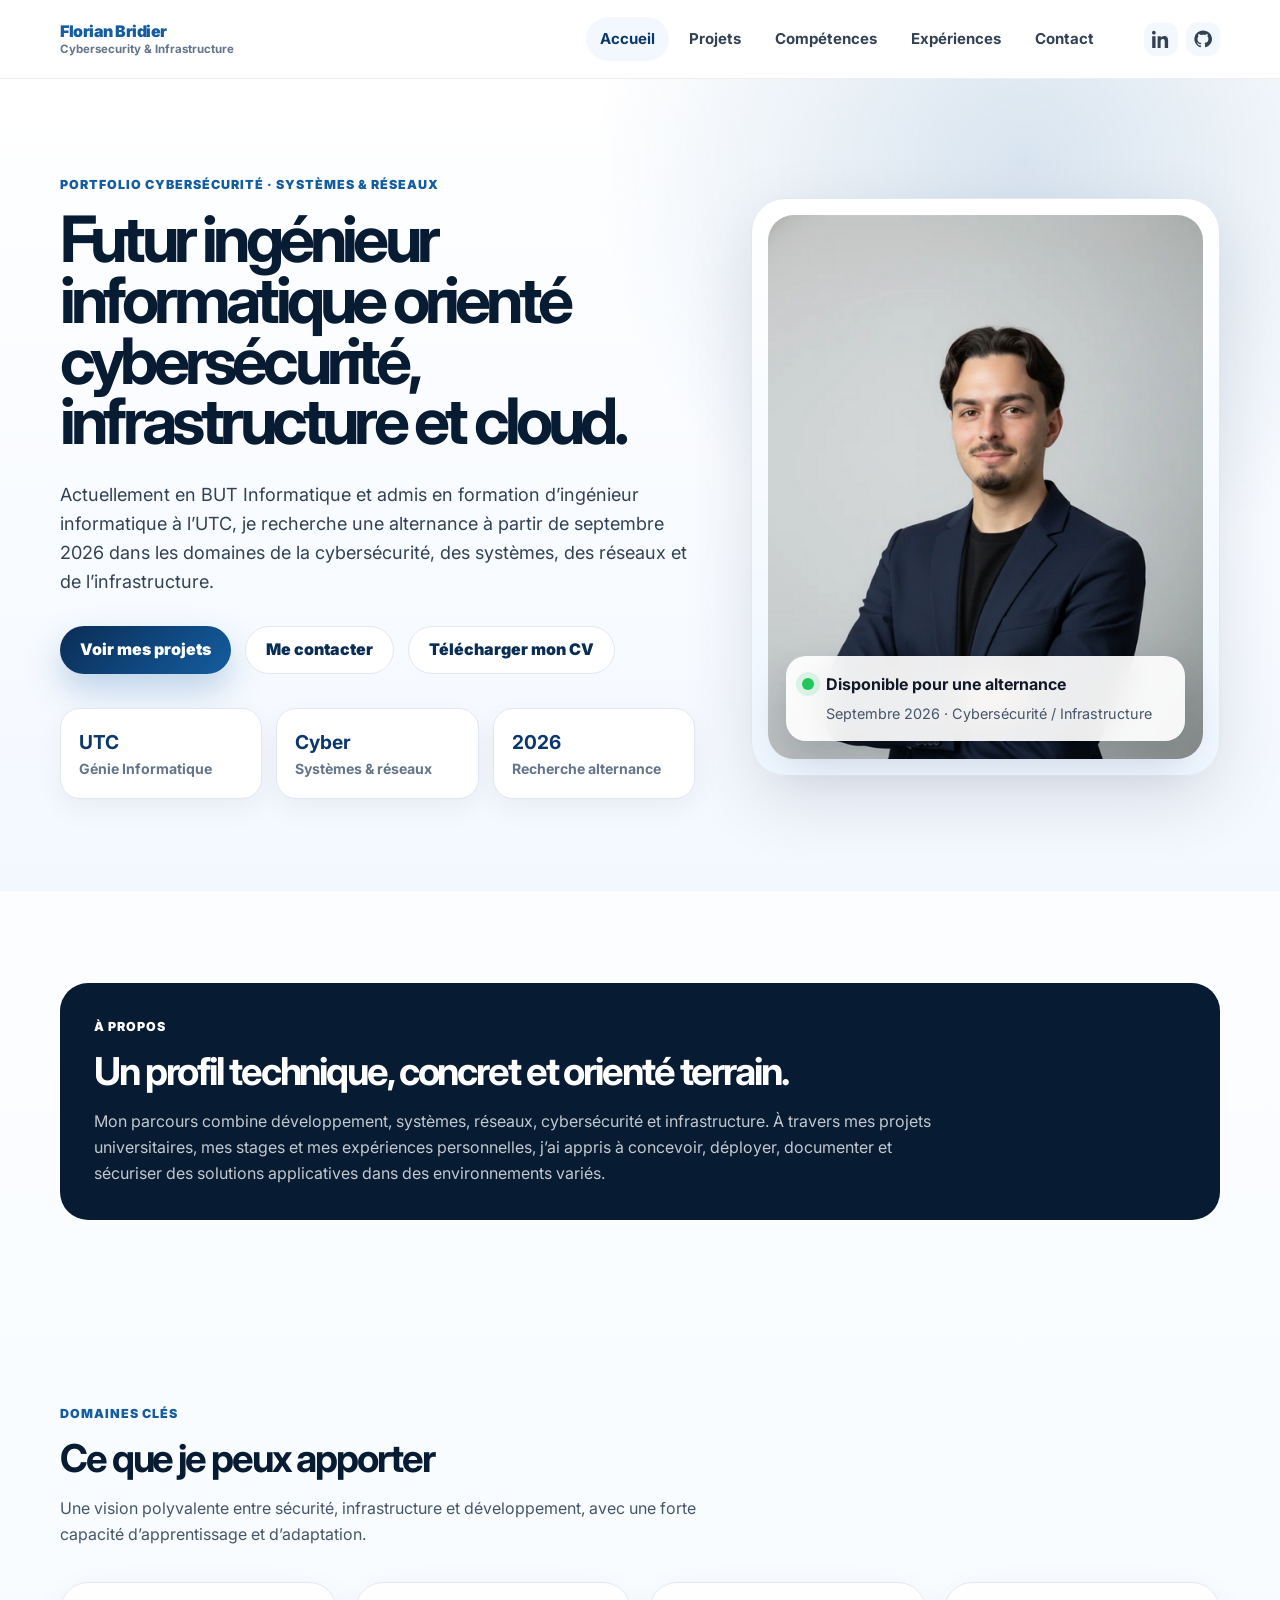
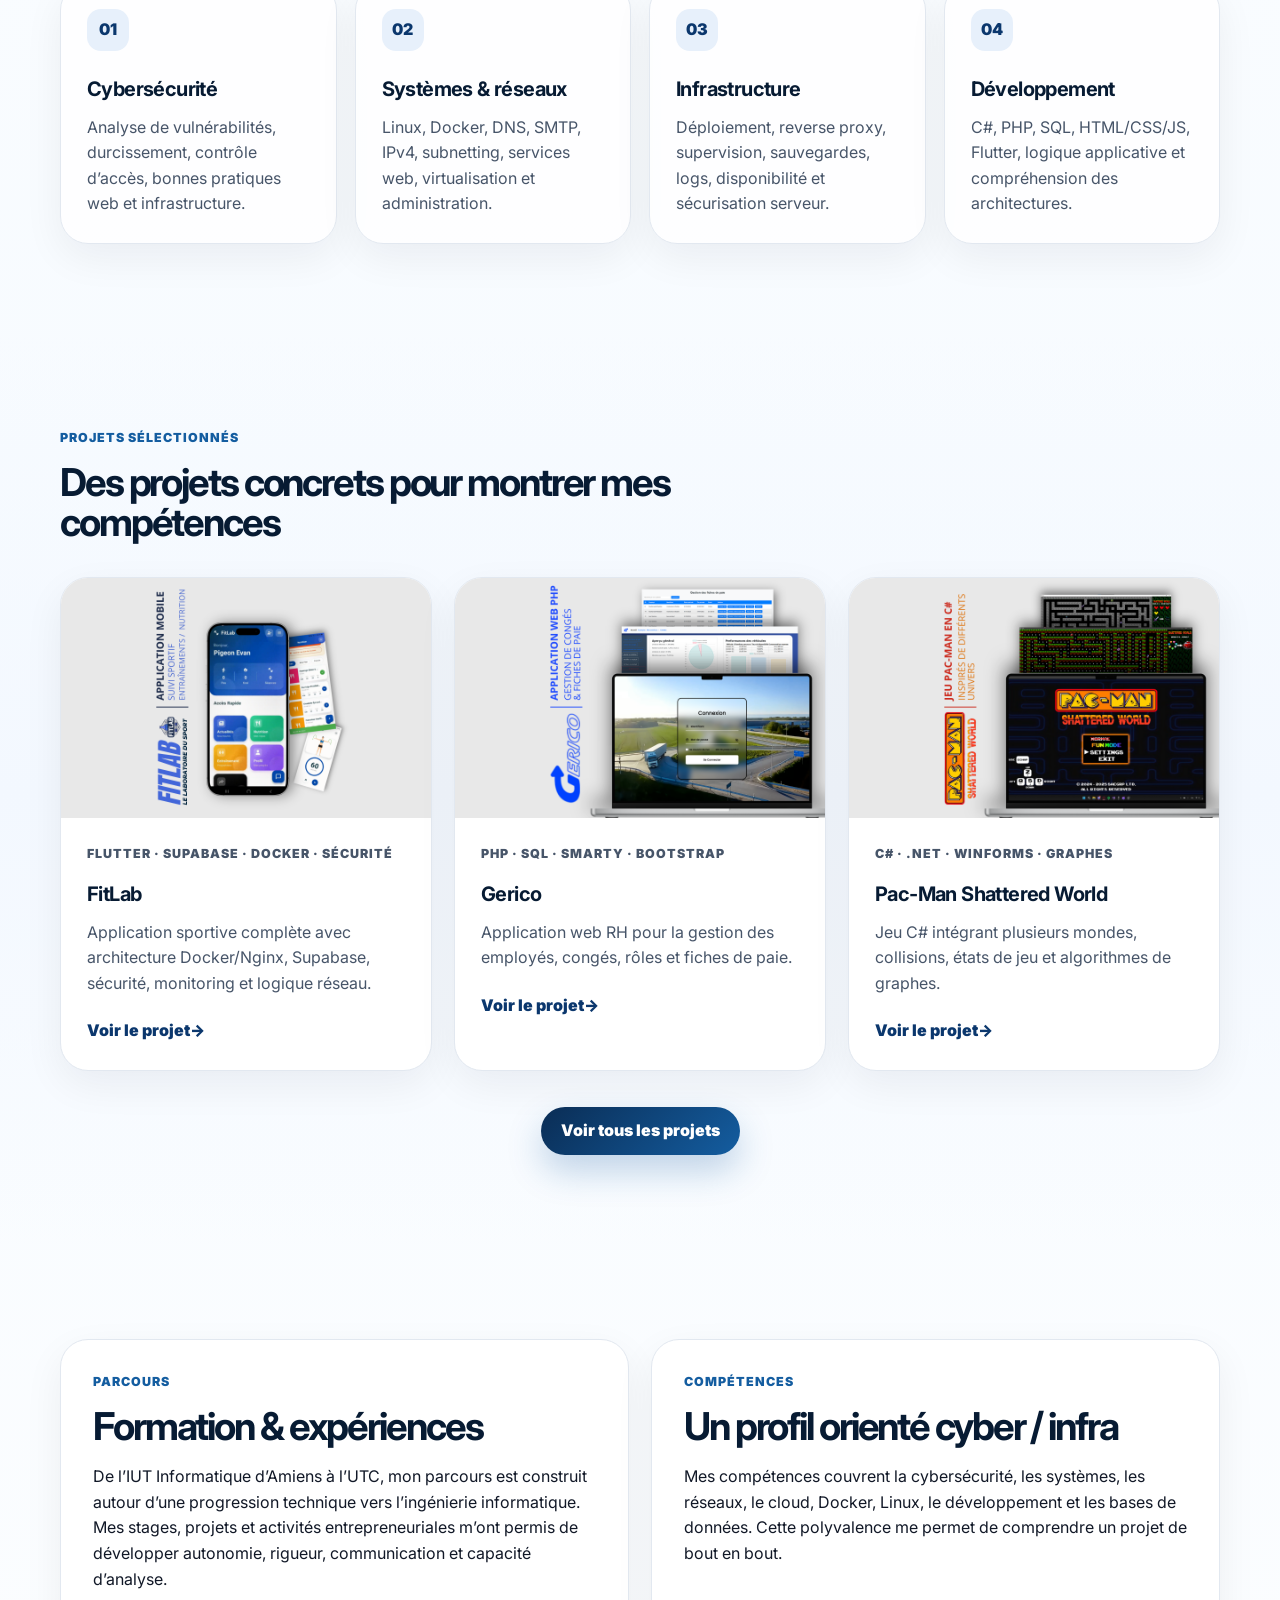
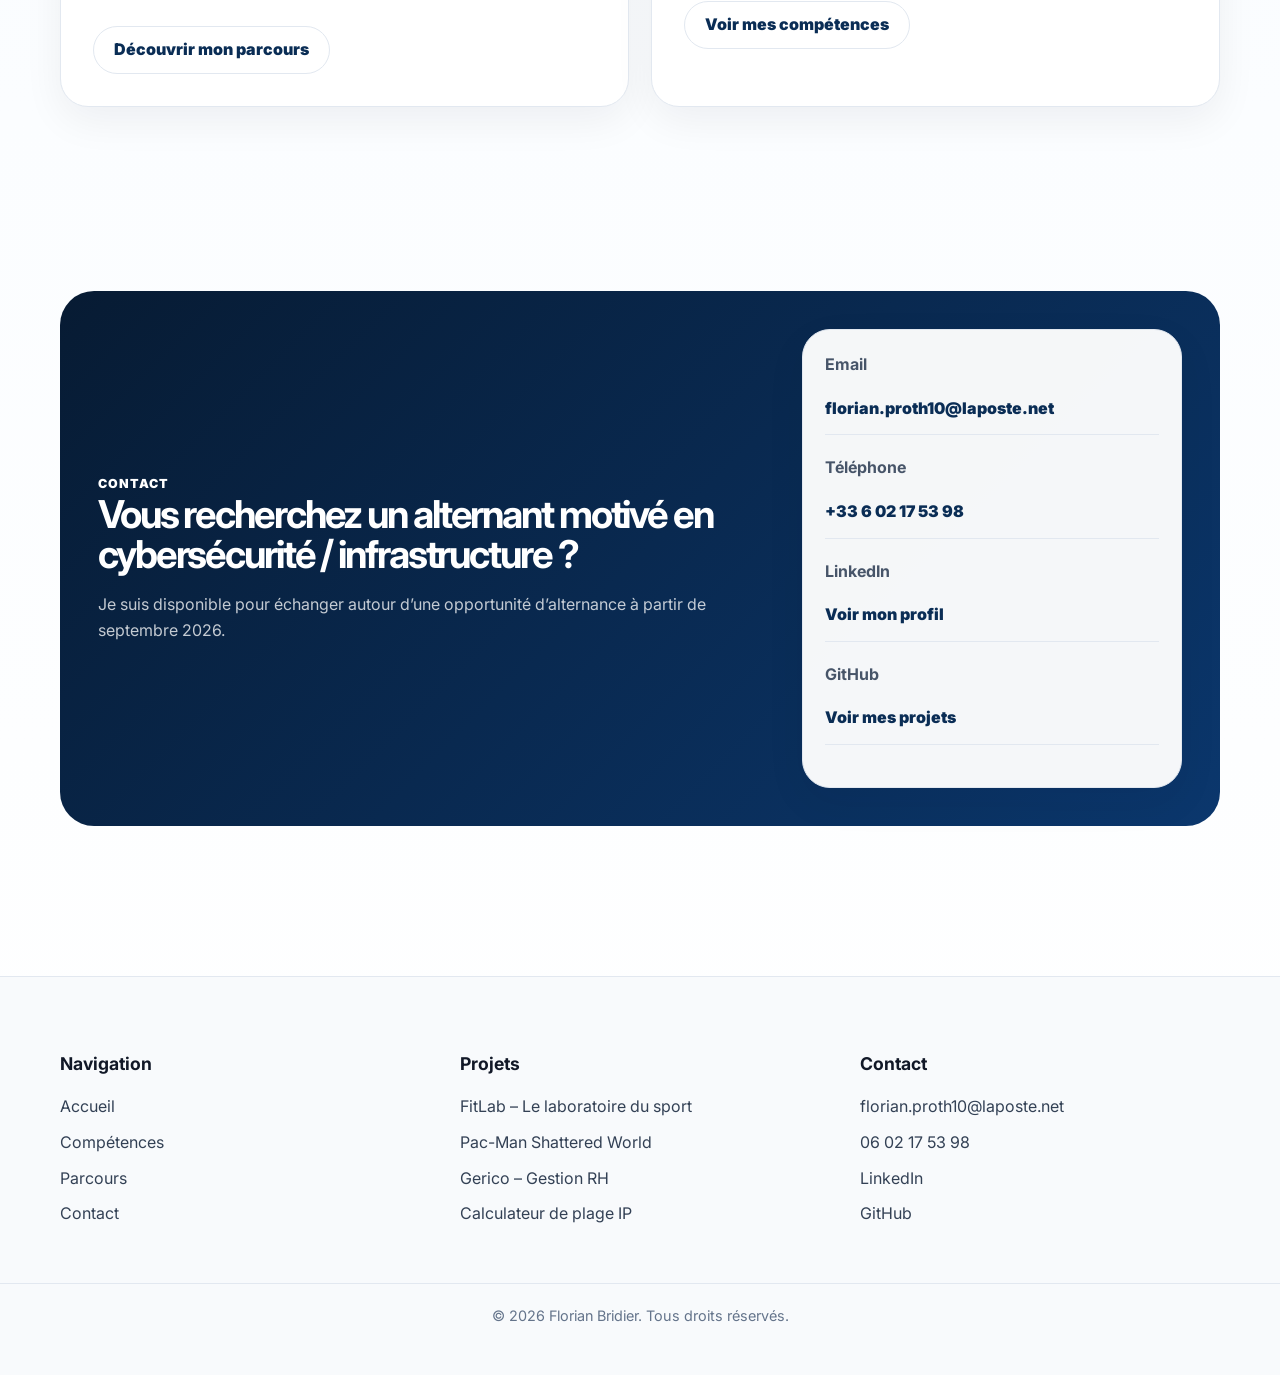
<file: index.html>
<!DOCTYPE html>
<html lang="fr">
<head>
  <meta charset="UTF-8" />
  <meta name="viewport" content="width=device-width, initial-scale=1.0" />
  <meta name="description" content="Portfolio de Florian Bridier, futur ingénieur informatique orienté cybersécurité, systèmes, réseaux, infrastructure et cloud." />

  <title>Florian Bridier | Portfolio Cybersécurité</title>

  <link rel="preconnect" href="https://fonts.googleapis.com" />
  <link rel="preconnect" href="https://fonts.gstatic.com" crossorigin />
  <link href="https://fonts.googleapis.com/css2?family=Inter:wght@400;500;600;700;800;900&display=swap" rel="stylesheet" />

  <link rel="stylesheet" href="css/styles.css" />
</head>

<body>

<header class="site-header" id="top">
  <nav class="navbar">

    <a class="brand" href="index.html" aria-label="Accueil">
      <div class="brand-text">
        <span class="brand-name">Florian Bridier</span>
        <span class="brand-sub">Cybersecurity & Infrastructure</span>
      </div>
    </a>

    <button class="nav-toggle" type="button" aria-expanded="false" aria-controls="nav-menu">
      <i></i><i></i><i></i>
    </button>

    <ul class="nav-menu" id="nav-menu">
      <li><a href="index.html" class="active">Accueil</a></li>
      <li><a href="projets.html">Projets</a></li>
      <li><a href="competences.html">Compétences</a></li>
      <li><a href="parcours.html">Expériences</a></li>
      <li><a href="contact.html">Contact</a></li>
    </ul>

    <div class="nav-socials">
      <a href="https://www.linkedin.com/in/florian-bridier-aa515a275/" target="_blank" rel="noopener" aria-label="LinkedIn">
        <svg viewBox="0 0 24 24" aria-hidden="true">
          <path d="M4.98 3.5C4.98 4.88 3.87 6 2.49 6S0 4.88 0 3.5 1.11 1 2.49 1s2.49 1.12 2.49 2.5zM.24 8.25h4.5V24H.24V8.25zM7.5 8.25h4.31v2.15h.06c.6-1.14 2.06-2.34 4.24-2.34 4.53 0 5.37 2.98 5.37 6.85V24h-4.5v-7.68c0-1.83-.03-4.18-2.55-4.18-2.55 0-2.94 1.99-2.94 4.05V24H7.5V8.25z"/>
        </svg>
      </a>

      <a href="https://github.com/FlorianBridier" target="_blank" rel="noopener" aria-label="GitHub">
        <svg viewBox="0 0 24 24" aria-hidden="true">
          <path d="M12 .5C5.65.5.5 5.65.5 12c0 5.09 3.29 9.41 7.86 10.94.57.1.78-.25.78-.56v-2.02c-3.2.7-3.87-1.38-3.87-1.38-.52-1.32-1.27-1.67-1.27-1.67-1.04-.71.08-.7.08-.7 1.15.08 1.76 1.18 1.76 1.18 1.02 1.75 2.67 1.25 3.32.96.1-.74.4-1.25.73-1.53-2.55-.29-5.23-1.27-5.23-5.64 0-1.25.45-2.27 1.18-3.07-.12-.29-.51-1.47.11-3.06 0 0 .96-.31 3.14 1.17.91-.25 1.88-.37 2.84-.37.96 0 1.93.12 2.84.37 2.18-1.48 3.14-1.17 3.14-1.17.62 1.59.23 2.77.11 3.06.73.8 1.18 1.82 1.18 3.07 0 4.38-2.68 5.35-5.24 5.64.41.35.78 1.04.78 2.1v3.12c0 .31.21.66.79.55C20.71 21.41 24 17.09 24 12 24 5.65 18.85.5 12 .5z"/>
        </svg>
      </a>
    </div>

  </nav>
</header>

<main>

  <section class="home-hero section">
    <div class="container home-hero-grid">

      <div class="home-hero-content reveal">
        <p class="eyebrow">Portfolio cybersécurité · systèmes & réseaux</p>

        <h1>Futur ingénieur informatique orienté cybersécurité, infrastructure et cloud.</h1>

        <p class="hero-text">
          Actuellement en BUT Informatique et admis en formation d’ingénieur informatique à l’UTC,
          je recherche une alternance à partir de septembre 2026 dans les domaines de la cybersécurité,
          des systèmes, des réseaux et de l’infrastructure.
        </p>

        <div class="hero-actions">
          <a href="projets.html" class="btn btn-primary">Voir mes projets</a>
          <a href="contact.html" class="btn btn-secondary">Me contacter</a>
          <a href="assets/cv.pdf" class="btn btn-secondary" download>Télécharger mon CV</a>
        </div>

        <div class="hero-stats">
          <article>
            <strong>UTC</strong>
            <span>Génie Informatique</span>
          </article>
          <article>
            <strong>Cyber</strong>
            <span>Systèmes & réseaux</span>
          </article>
          <article>
            <strong>2026</strong>
            <span>Recherche alternance</span>
          </article>
        </div>
      </div>

      <div class="home-profile-card reveal">
        <div class="home-photo">
          <img src="assets/img/profile.png" alt="Photo de Florian Bridier">
        </div>

        <div class="home-profile-info">
          <span></span>
          <div>
            <strong>Disponible pour une alternance</strong>
            <p>Septembre 2026 · Cybersécurité / Infrastructure</p>
          </div>
        </div>
      </div>

    </div>
  </section>

  <section class="section home-intro">
    <div class="container">
      <div class="intro-panel reveal">
        <p class="section-kicker">À propos</p>
        <h2>Un profil technique, concret et orienté terrain.</h2>
        <p>
          Mon parcours combine développement, systèmes, réseaux, cybersécurité et infrastructure.
          À travers mes projets universitaires, mes stages et mes expériences personnelles, j’ai appris à concevoir,
          déployer, documenter et sécuriser des solutions applicatives dans des environnements variés.
        </p>
      </div>
    </div>
  </section>

  <section class="section">
    <div class="container">
      <div class="section-heading reveal">
        <p class="eyebrow">Domaines clés</p>
        <h2>Ce que je peux apporter</h2>
        <p>
          Une vision polyvalente entre sécurité, infrastructure et développement, avec une forte capacité
          d’apprentissage et d’adaptation.
        </p>
      </div>

      <div class="home-skills-grid">
        <article class="skill-card reveal">
          <span>01</span>
          <h3>Cybersécurité</h3>
          <p>Analyse de vulnérabilités, durcissement, contrôle d’accès, bonnes pratiques web et infrastructure.</p>
        </article>

        <article class="skill-card reveal">
          <span>02</span>
          <h3>Systèmes & réseaux</h3>
          <p>Linux, Docker, DNS, SMTP, IPv4, subnetting, services web, virtualisation et administration.</p>
        </article>

        <article class="skill-card reveal">
          <span>03</span>
          <h3>Infrastructure</h3>
          <p>Déploiement, reverse proxy, supervision, sauvegardes, logs, disponibilité et sécurisation serveur.</p>
        </article>

        <article class="skill-card reveal">
          <span>04</span>
          <h3>Développement</h3>
          <p>C#, PHP, SQL, HTML/CSS/JS, Flutter, logique applicative et compréhension des architectures.</p>
        </article>
      </div>
    </div>
  </section>

  <section class="section home-featured-projects">
    <div class="container">
      <div class="section-heading reveal">
        <p class="eyebrow">Projets sélectionnés</p>
        <h2>Des projets concrets pour montrer mes compétences</h2>
      </div>

      <div class="home-projects-grid">

        <article class="home-project-card reveal">
          <img src="assets/img/fitlab.png" alt="Projet FitLab">
          <div>
            <p class="project-tag">Flutter · Supabase · Docker · Sécurité</p>
            <h3>FitLab</h3>
            <p>Application sportive complète avec architecture Docker/Nginx, Supabase, sécurité, monitoring et logique réseau.</p>
            <a href="projet-fitlab.html" class="project-link">Voir le projet</a>
          </div>
        </article>

        <article class="home-project-card reveal">
          <img src="assets/img/gerico.png" alt="Projet Gerico">
          <div>
            <p class="project-tag">PHP · SQL · Smarty · Bootstrap</p>
            <h3>Gerico</h3>
            <p>Application web RH pour la gestion des employés, congés, rôles et fiches de paie.</p>
            <a href="projet-gerico.html" class="project-link">Voir le projet</a>
          </div>
        </article>

        <article class="home-project-card reveal">
          <img src="assets/img/pacman.png" alt="Projet Pac-Man">
          <div>
            <p class="project-tag">C# · .NET · WinForms · Graphes</p>
            <h3>Pac-Man Shattered World</h3>
            <p>Jeu C# intégrant plusieurs mondes, collisions, états de jeu et algorithmes de graphes.</p>
            <a href="projet-pacman.html" class="project-link">Voir le projet</a>
          </div>
        </article>

      </div>

      <div class="center-action reveal">
        <a href="projets.html" class="btn btn-primary">Voir tous les projets</a>
      </div>
    </div>
  </section>

  <section class="section home-path">
    <div class="container home-path-grid">
      <div class="detail-block reveal">
        <p class="section-kicker">Parcours</p>
        <h2>Formation & expériences</h2>
        <p>
          De l’IUT Informatique d’Amiens à l’UTC, mon parcours est construit autour d’une progression technique
          vers l’ingénierie informatique. Mes stages, projets et activités entrepreneuriales m’ont permis de développer
          autonomie, rigueur, communication et capacité d’analyse.
        </p>
        <a href="parcours.html" class="btn btn-secondary">Découvrir mon parcours</a>
      </div>

      <div class="detail-block reveal">
        <p class="section-kicker">Compétences</p>
        <h2>Un profil orienté cyber / infra</h2>
        <p>
          Mes compétences couvrent la cybersécurité, les systèmes, les réseaux, le cloud, Docker, Linux,
          le développement et les bases de données. Cette polyvalence me permet de comprendre un projet
          de bout en bout.
        </p>
        <a href="competences.html" class="btn btn-secondary">Voir mes compétences</a>
      </div>
    </div>
  </section>

  <section class="section contact-section">
    <div class="container">
      <div class="contact-grid reveal">
        <div>
          <p class="section-kicker">Contact</p>
          <h2>Vous recherchez un alternant motivé en cybersécurité / infrastructure ?</h2>
          <p>
            Je suis disponible pour échanger autour d’une opportunité d’alternance à partir de septembre 2026.
          </p>
        </div>

        <div class="contact-card">
          <div class="contact-item">
          <strong>Email</strong>
          <a href="mailto:florian.proth10@laposte.net">florian.proth10@laposte.net</a>
        </div>

        <div class="contact-item">
          <strong>Téléphone</strong>
          <a href="tel:+33602175398">+33 6 02 17 53 98</a>
        </div>

        <div class="contact-item">
          <strong>LinkedIn</strong>
          <a href="https://www.linkedin.com/in/florian-bridier-aa515a275/" target="_blank">Voir mon profil</a>
        </div>

        <div class="contact-item">
          <strong>GitHub</strong>
          <a href="https://github.com/FlorianBridier" target="_blank">Voir mes projets</a>
        </div>
        </div>
      </div>
    </div>
  </section>

</main>

<footer class="footer">
  <div class="container footer-grid">

    <!-- NAVIGATION -->
    <div class="footer-col">
      <h4>Navigation</h4>
      <ul>
        <li><a href="index.html">Accueil</a></li>
        <li><a href="competences.html">Compétences</a></li>
        <li><a href="parcours.html">Parcours</a></li>
        <li><a href="contact.html">Contact</a></li>
      </ul>
    </div>

    <!-- PROJETS -->
    <div class="footer-col">
      <h4>Projets</h4>
      <ul>
        <li><a href="projet-fitlab.html">FitLab – Le laboratoire du sport</a></li>
        <li><a href="projet-pacman.html">Pac-Man Shattered World</a></li>
        <li><a href="projet-gerico.html">Gerico – Gestion RH</a></li>
        <li><a href="projet-calculateur-reseau.html">Calculateur de plage IP</a></li>
      </ul>
    </div>

    <!-- CONTACT -->
    <div class="footer-col">
      <h4>Contact</h4>
      <ul>
        <li><a href="mailto:florian.proth10@laposte.net">florian.proth10@laposte.net</a></li>
        <li><a href="tel:+33602175398">06 02 17 53 98</a></li>
        <li><a href="https://www.linkedin.com/in/florian-bridier-aa515a275/">LinkedIn</a></li>
        <li><a href="https://github.com/FlorianBridier">GitHub</a></li>
      </ul>
    </div>

  </div>

  <!-- BAS -->
  <div class="footer-bottom">
    <p>© <span id="year"></span> Florian Bridier. Tous droits réservés.</p>
  </div>
</footer>

<script src="js/script.js"></script>
</body>
</html>
</file>
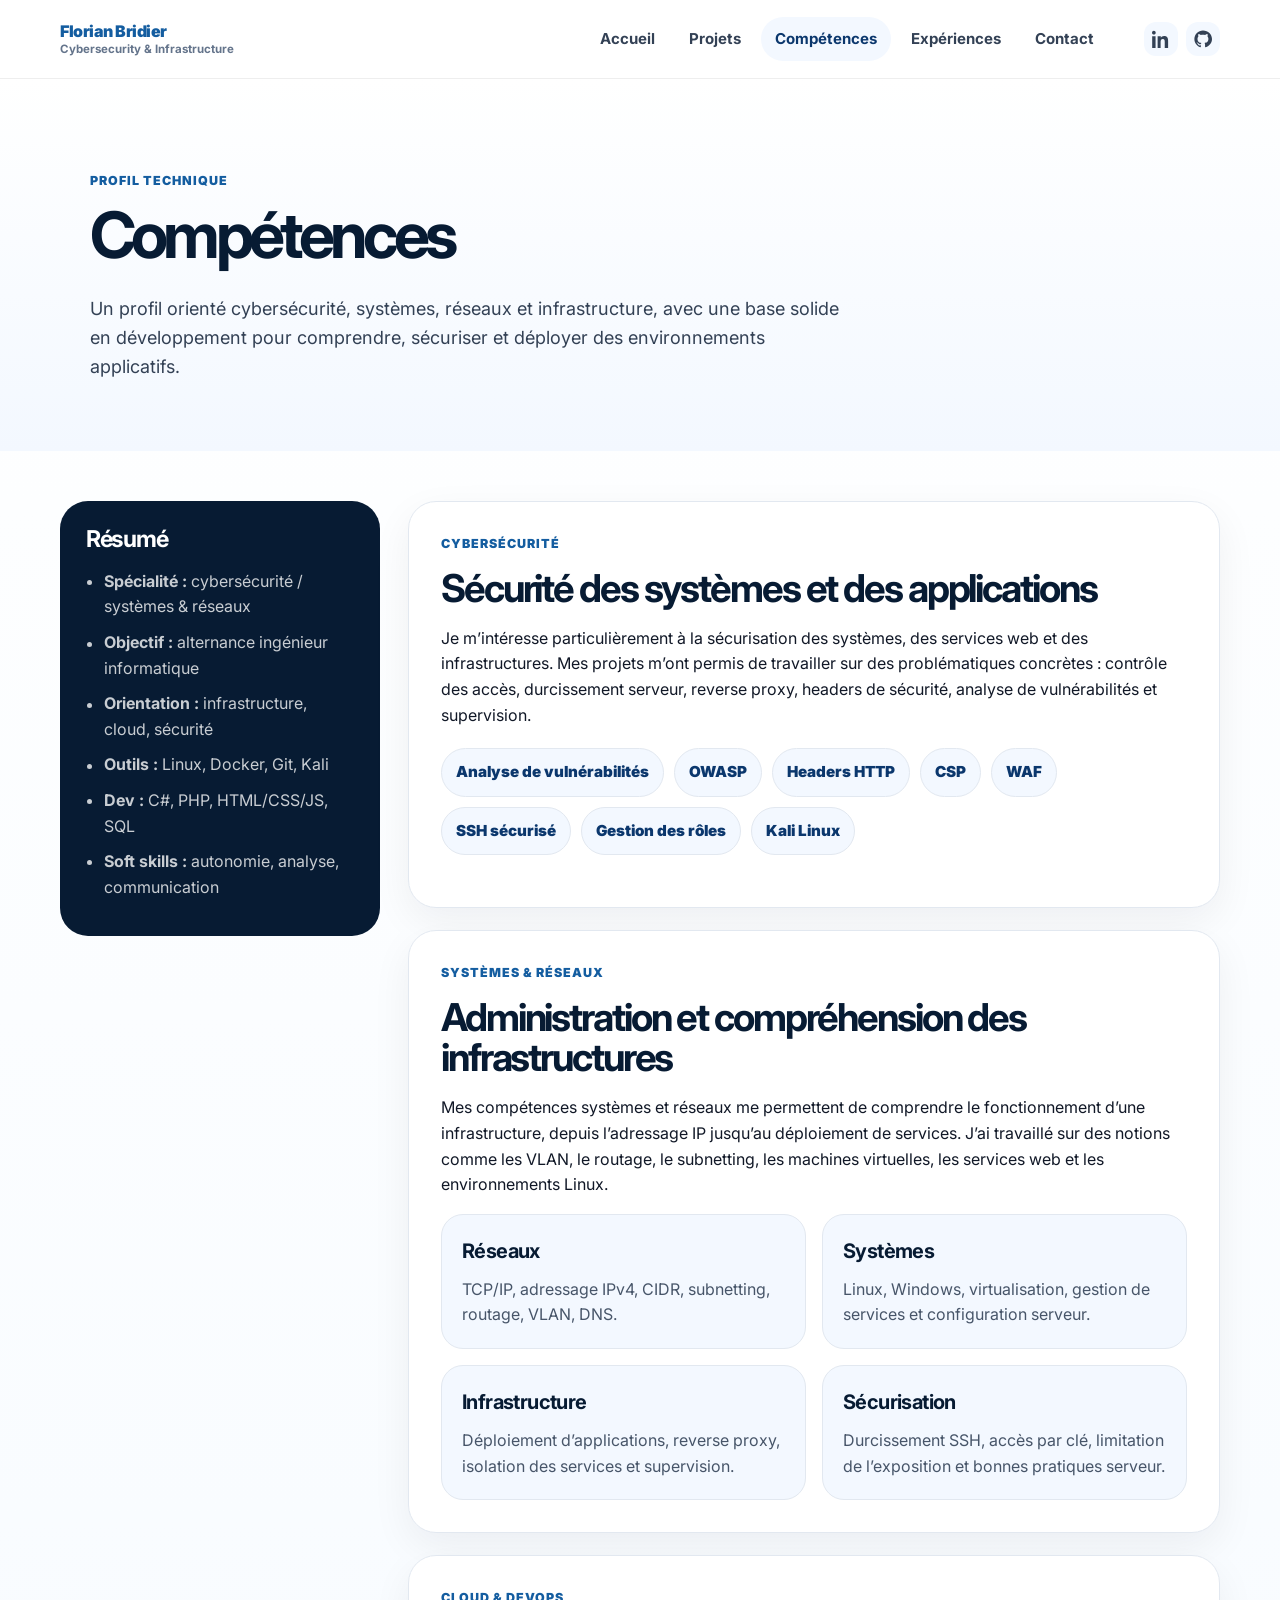
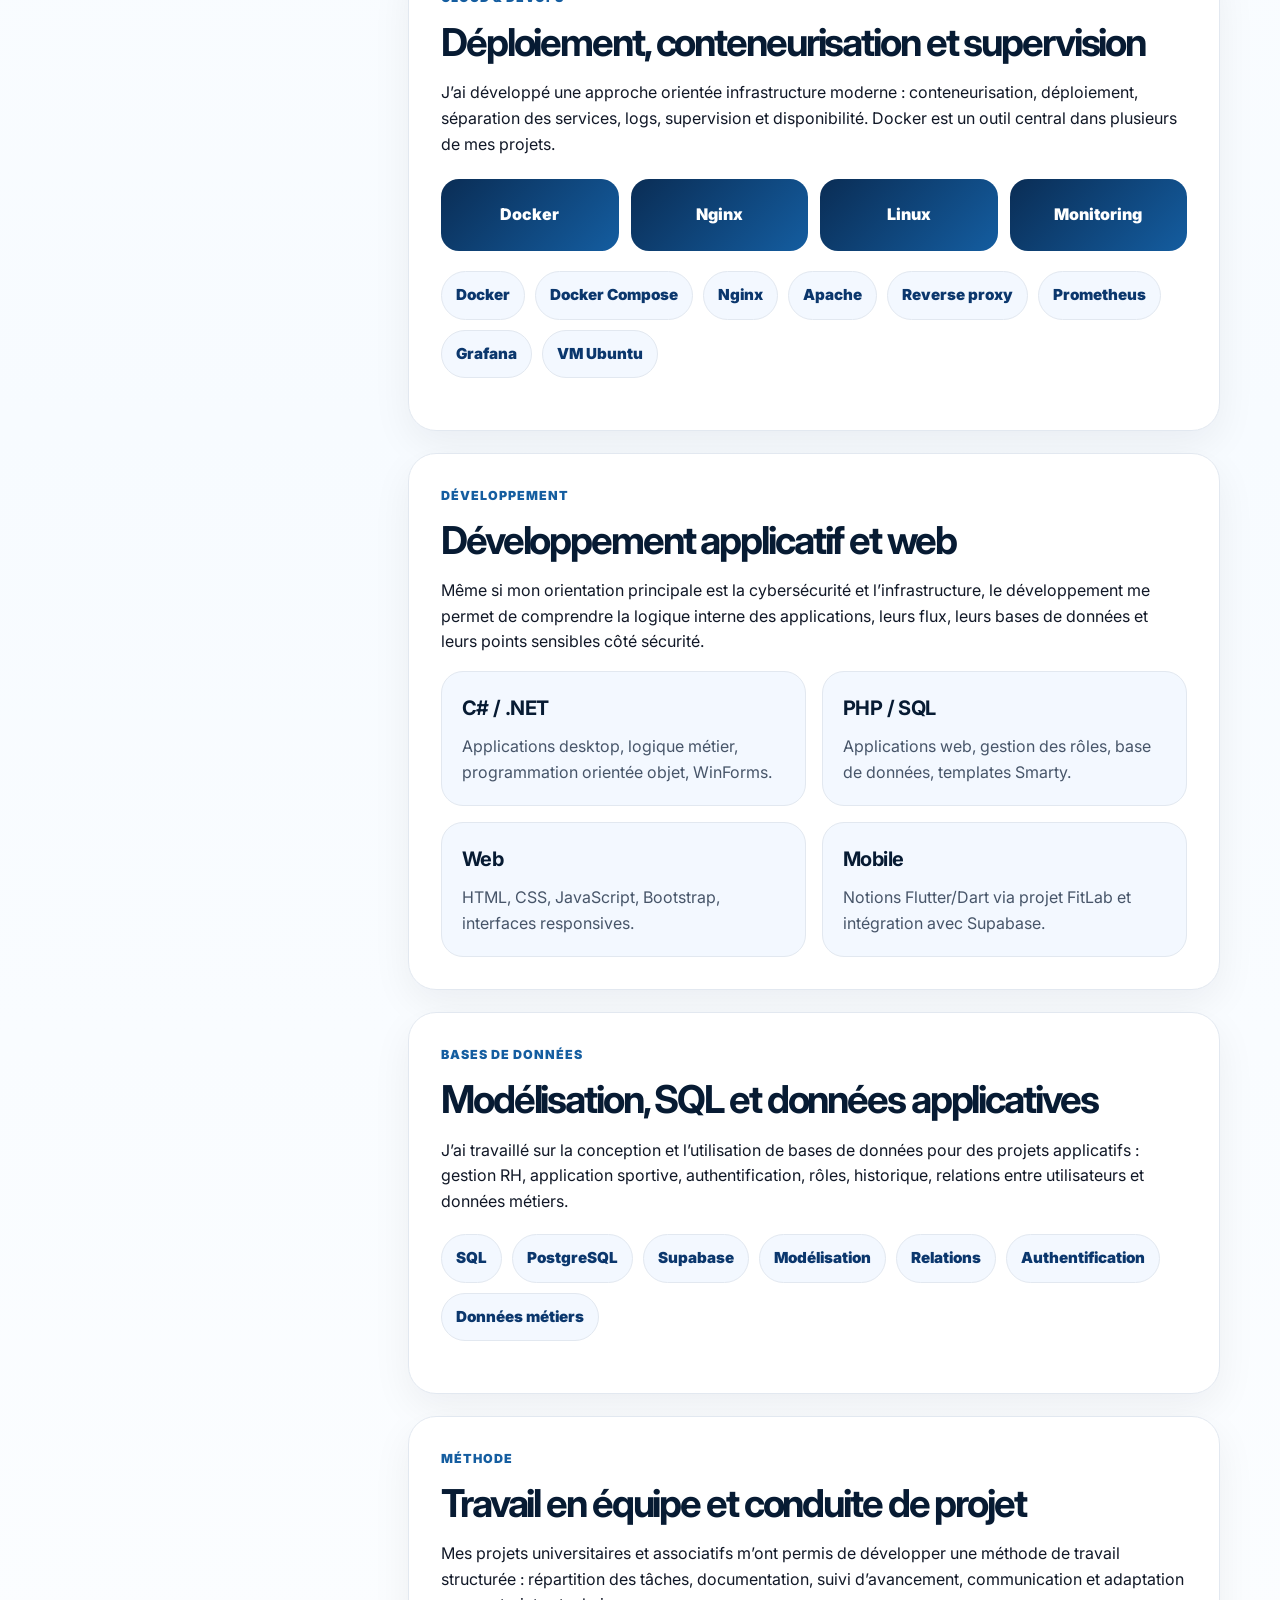
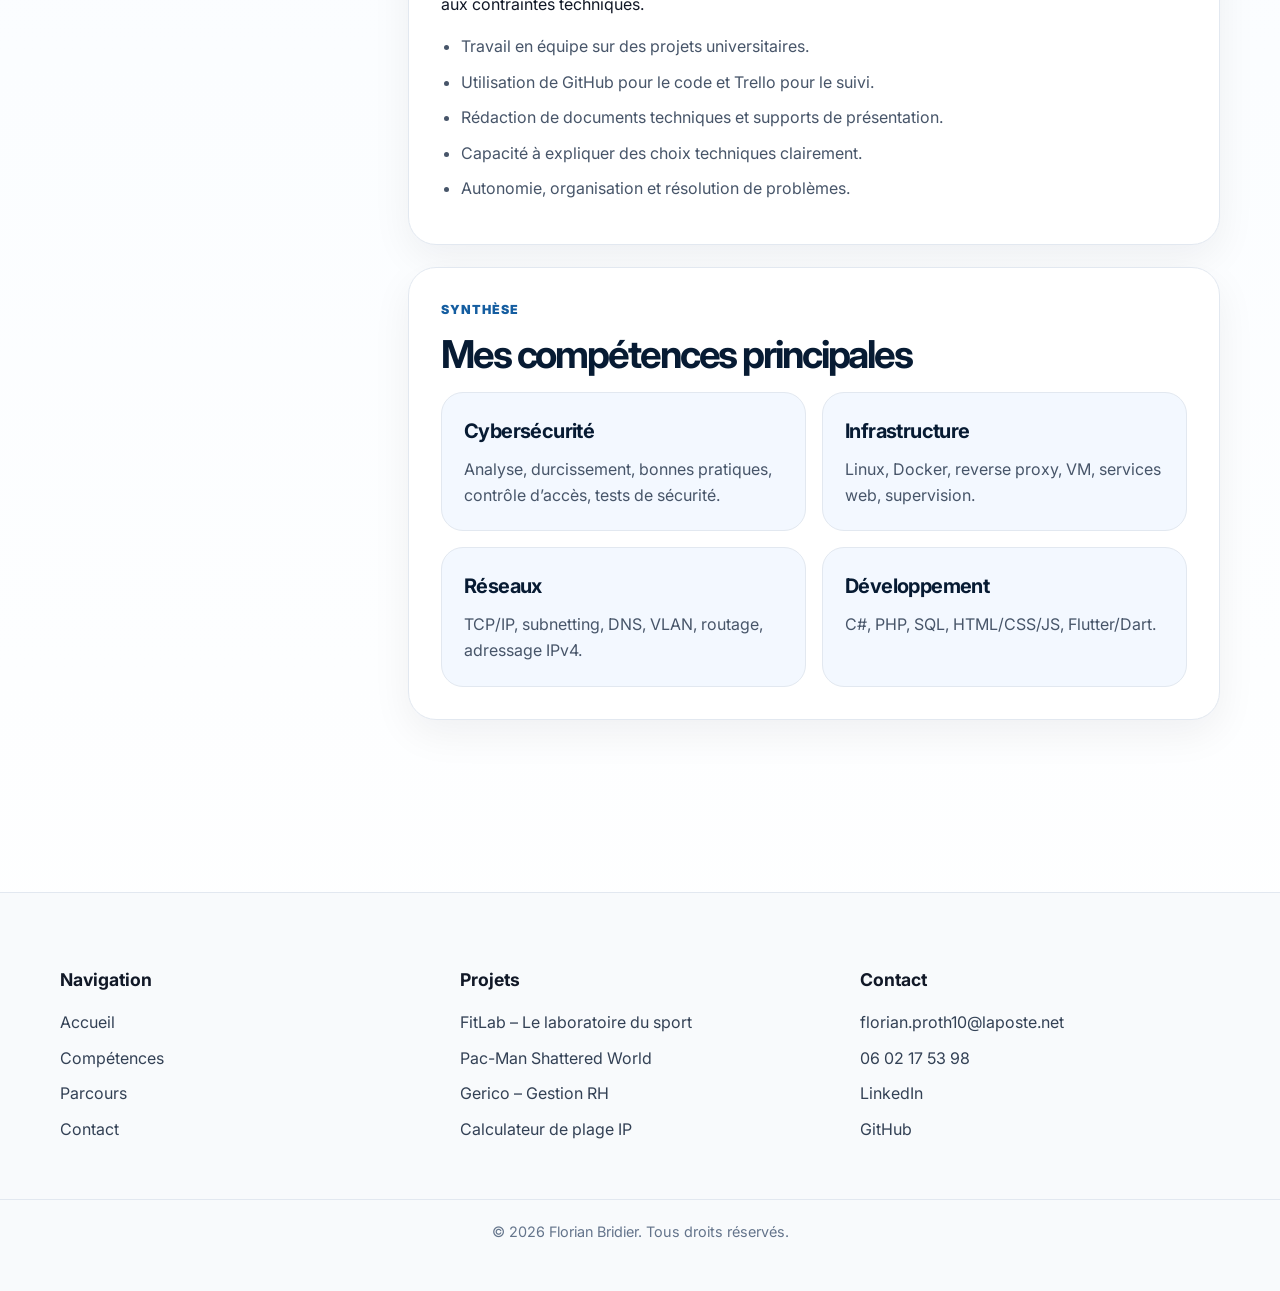
<file: competences.html>
<!DOCTYPE html>
<html lang="fr">
<head>
  <meta charset="UTF-8" />
  <meta name="viewport" content="width=device-width, initial-scale=1.0" />

  <meta name="description" content="Compétences techniques de Florian Bridier : cybersécurité, systèmes, réseaux, cloud, développement, Docker, Linux, SQL et supervision." />

  <title>Compétences | Florian Bridier</title>

  <link rel="preconnect" href="https://fonts.googleapis.com" />
  <link rel="preconnect" href="https://fonts.gstatic.com" crossorigin />

  <link href="https://fonts.googleapis.com/css2?family=Inter:wght@400;500;600;700;800;900&display=swap" rel="stylesheet" />

  <link rel="stylesheet" href="css/styles.css" />
</head>

<body>

<header class="site-header" id="top">
  <nav class="navbar">

    <a class="brand" href="index.html" aria-label="Accueil">
      <div class="brand-text">
        <span class="brand-name">Florian Bridier</span>
        <span class="brand-sub">Cybersecurity & Infrastructure</span>
      </div>
    </a>

    <button class="nav-toggle" type="button" aria-expanded="false" aria-controls="nav-menu">
      <i></i><i></i><i></i>
    </button>

    <ul class="nav-menu" id="nav-menu">
      <li><a href="index.html">Accueil</a></li>
      <li><a href="projets.html">Projets</a></li>
      <li><a href="competences.html" class="active">Compétences</a></li>
      <li><a href="parcours.html">Expériences</a></li>
      <li><a href="contact.html">Contact</a></li>
    </ul>

    <div class="nav-socials">
      <a href="https://www.linkedin.com/in/florian-bridier-aa515a275/" target="_blank" rel="noopener" aria-label="LinkedIn">
        <svg viewBox="0 0 24 24" aria-hidden="true">
          <path d="M4.98 3.5C4.98 4.88 3.87 6 2.49 6S0 4.88 0 3.5 1.11 1 2.49 1s2.49 1.12 2.49 2.5zM.24 8.25h4.5V24H.24V8.25zM7.5 8.25h4.31v2.15h.06c.6-1.14 2.06-2.34 4.24-2.34 4.53 0 5.37 2.98 5.37 6.85V24h-4.5v-7.68c0-1.83-.03-4.18-2.55-4.18-2.55 0-2.94 1.99-2.94 4.05V24H7.5V8.25z"/>
        </svg>
      </a>

      <a href="https://github.com/FlorianBridier" target="_blank" rel="noopener" aria-label="GitHub">
        <svg viewBox="0 0 24 24" aria-hidden="true">
          <path d="M12 .5C5.65.5.5 5.65.5 12c0 5.09 3.29 9.41 7.86 10.94.57.1.78-.25.78-.56v-2.02c-3.2.7-3.87-1.38-3.87-1.38-.52-1.32-1.27-1.67-1.27-1.67-1.04-.71.08-.7.08-.7 1.15.08 1.76 1.18 1.76 1.18 1.02 1.75 2.67 1.25 3.32.96.1-.74.4-1.25.73-1.53-2.55-.29-5.23-1.27-5.23-5.64 0-1.25.45-2.27 1.18-3.07-.12-.29-.51-1.47.11-3.06 0 0 .96-.31 3.14 1.17.91-.25 1.88-.37 2.84-.37.96 0 1.93.12 2.84.37 2.18-1.48 3.14-1.17 3.14-1.17.62 1.59.23 2.77.11 3.06.73.8 1.18 1.82 1.18 3.07 0 4.38-2.68 5.35-5.24 5.64.41.35.78 1.04.78 2.1v3.12c0 .31.21.66.79.55C20.71 21.41 24 17.09 24 12 24 5.65 18.85.5 12 .5z"/>
        </svg>
      </a>
    </div>

  </nav>
</header>

  <main>

    <section class="page-hero section">
      <div class="container reveal">
        <p class="eyebrow">Profil technique</p>
        <h1>Compétences</h1>
        <p class="hero-text">
          Un profil orienté cybersécurité, systèmes, réseaux et infrastructure, avec une base solide en développement
          pour comprendre, sécuriser et déployer des environnements applicatifs.
        </p>
      </div>
    </section>

    <section class="section detail-section">
      <div class="container detail-layout">

        <aside class="project-summary-card reveal">
          <h2>Résumé</h2>

          <ul>
            <li><strong>Spécialité :</strong> cybersécurité / systèmes & réseaux</li>
            <li><strong>Objectif :</strong> alternance ingénieur informatique</li>
            <li><strong>Orientation :</strong> infrastructure, cloud, sécurité</li>
            <li><strong>Outils :</strong> Linux, Docker, Git, Kali</li>
            <li><strong>Dev :</strong> C#, PHP, HTML/CSS/JS, SQL</li>
            <li><strong>Soft skills :</strong> autonomie, analyse, communication</li>
          </ul>
        </aside>

        <div class="detail-content">

          <article class="detail-block reveal">
            <p class="section-kicker">Cybersécurité</p>
            <h2>Sécurité des systèmes et des applications</h2>

            <p>
              Je m’intéresse particulièrement à la sécurisation des systèmes, des services web et des infrastructures.
              Mes projets m’ont permis de travailler sur des problématiques concrètes : contrôle des accès,
              durcissement serveur, reverse proxy, headers de sécurité, analyse de vulnérabilités et supervision.
            </p>

            <div class="tech-pills big">
              <span>Analyse de vulnérabilités</span>
              <span>OWASP</span>
              <span>Headers HTTP</span>
              <span>CSP</span>
              <span>WAF</span>
              <span>SSH sécurisé</span>
              <span>Gestion des rôles</span>
              <span>Kali Linux</span>
            </div>
          </article>

          <article class="detail-block reveal">
            <p class="section-kicker">Systèmes & réseaux</p>
            <h2>Administration et compréhension des infrastructures</h2>

            <p>
              Mes compétences systèmes et réseaux me permettent de comprendre le fonctionnement d’une infrastructure,
              depuis l’adressage IP jusqu’au déploiement de services. J’ai travaillé sur des notions comme les VLAN,
              le routage, le subnetting, les machines virtuelles, les services web et les environnements Linux.
            </p>

            <div class="feature-grid">
              <div>
                <h3>Réseaux</h3>
                <p>TCP/IP, adressage IPv4, CIDR, subnetting, routage, VLAN, DNS.</p>
              </div>

              <div>
                <h3>Systèmes</h3>
                <p>Linux, Windows, virtualisation, gestion de services et configuration serveur.</p>
              </div>

              <div>
                <h3>Infrastructure</h3>
                <p>Déploiement d’applications, reverse proxy, isolation des services et supervision.</p>
              </div>

              <div>
                <h3>Sécurisation</h3>
                <p>Durcissement SSH, accès par clé, limitation de l’exposition et bonnes pratiques serveur.</p>
              </div>
            </div>
          </article>

          <article class="detail-block reveal">
            <p class="section-kicker">Cloud & DevOps</p>
            <h2>Déploiement, conteneurisation et supervision</h2>

            <p>
              J’ai développé une approche orientée infrastructure moderne : conteneurisation, déploiement,
              séparation des services, logs, supervision et disponibilité. Docker est un outil central dans plusieurs
              de mes projets.
            </p>

            <div class="architecture-flow">
              <span>Docker</span>
              <span>Nginx</span>
              <span>Linux</span>
              <span>Monitoring</span>
            </div>

            <div class="tech-pills big">
              <span>Docker</span>
              <span>Docker Compose</span>
              <span>Nginx</span>
              <span>Apache</span>
              <span>Reverse proxy</span>
              <span>Prometheus</span>
              <span>Grafana</span>
              <span>VM Ubuntu</span>
            </div>
          </article>

          <article class="detail-block reveal">
            <p class="section-kicker">Développement</p>
            <h2>Développement applicatif et web</h2>

            <p>
              Même si mon orientation principale est la cybersécurité et l’infrastructure, le développement me permet
              de comprendre la logique interne des applications, leurs flux, leurs bases de données et leurs points
              sensibles côté sécurité.
            </p>

            <div class="feature-grid">
              <div>
                <h3>C# / .NET</h3>
                <p>Applications desktop, logique métier, programmation orientée objet, WinForms.</p>
              </div>

              <div>
                <h3>PHP / SQL</h3>
                <p>Applications web, gestion des rôles, base de données, templates Smarty.</p>
              </div>

              <div>
                <h3>Web</h3>
                <p>HTML, CSS, JavaScript, Bootstrap, interfaces responsives.</p>
              </div>

              <div>
                <h3>Mobile</h3>
                <p>Notions Flutter/Dart via projet FitLab et intégration avec Supabase.</p>
              </div>
            </div>
          </article>

          <article class="detail-block reveal">
            <p class="section-kicker">Bases de données</p>
            <h2>Modélisation, SQL et données applicatives</h2>

            <p>
              J’ai travaillé sur la conception et l’utilisation de bases de données pour des projets applicatifs :
              gestion RH, application sportive, authentification, rôles, historique, relations entre utilisateurs
              et données métiers.
            </p>

            <div class="tech-pills big">
              <span>SQL</span>
              <span>PostgreSQL</span>
              <span>Supabase</span>
              <span>Modélisation</span>
              <span>Relations</span>
              <span>Authentification</span>
              <span>Données métiers</span>
            </div>
          </article>

          <article class="detail-block reveal">
            <p class="section-kicker">Méthode</p>
            <h2>Travail en équipe et conduite de projet</h2>

            <p>
              Mes projets universitaires et associatifs m’ont permis de développer une méthode de travail structurée :
              répartition des tâches, documentation, suivi d’avancement, communication et adaptation aux contraintes
              techniques.
            </p>

            <ul class="clean-list">
              <li>Travail en équipe sur des projets universitaires.</li>
              <li>Utilisation de GitHub pour le code et Trello pour le suivi.</li>
              <li>Rédaction de documents techniques et supports de présentation.</li>
              <li>Capacité à expliquer des choix techniques clairement.</li>
              <li>Autonomie, organisation et résolution de problèmes.</li>
            </ul>
          </article>

          <article class="detail-block reveal">
            <p class="section-kicker">Synthèse</p>
            <h2>Mes compétences principales</h2>

            <div class="skills-matrix">
              <div>
                <h3>Cybersécurité</h3>
                <p>Analyse, durcissement, bonnes pratiques, contrôle d’accès, tests de sécurité.</p>
              </div>

              <div>
                <h3>Infrastructure</h3>
                <p>Linux, Docker, reverse proxy, VM, services web, supervision.</p>
              </div>

              <div>
                <h3>Réseaux</h3>
                <p>TCP/IP, subnetting, DNS, VLAN, routage, adressage IPv4.</p>
              </div>

              <div>
                <h3>Développement</h3>
                <p>C#, PHP, SQL, HTML/CSS/JS, Flutter/Dart.</p>
              </div>
            </div>
          </article>

        </div>
      </div>
    </section>

  </main>

<footer class="footer">
  <div class="container footer-grid">

    <!-- NAVIGATION -->
    <div class="footer-col">
      <h4>Navigation</h4>
      <ul>
        <li><a href="index.html">Accueil</a></li>
        <li><a href="competences.html">Compétences</a></li>
        <li><a href="parcours.html">Parcours</a></li>
        <li><a href="contact.html">Contact</a></li>
      </ul>
    </div>

    <!-- PROJETS -->
    <div class="footer-col">
      <h4>Projets</h4>
      <ul>
        <li><a href="projet-fitlab.html">FitLab – Le laboratoire du sport</a></li>
        <li><a href="projet-pacman.html">Pac-Man Shattered World</a></li>
        <li><a href="projet-gerico.html">Gerico – Gestion RH</a></li>
        <li><a href="projet-calculateur-reseau.html">Calculateur de plage IP</a></li>
      </ul>
    </div>

    <!-- CONTACT -->
    <div class="footer-col">
      <h4>Contact</h4>
      <ul>
        <li><a href="mailto:florian.proth10@laposte.net">florian.proth10@laposte.net</a></li>
        <li><a href="tel:+33602175398">06 02 17 53 98</a></li>
        <li><a href="https://www.linkedin.com/in/florian-bridier-aa515a275/">LinkedIn</a></li>
        <li><a href="https://github.com/FlorianBridier">GitHub</a></li>
      </ul>
    </div>

  </div>

  <!-- BAS -->
  <div class="footer-bottom">
    <p>© <span id="year"></span> Florian Bridier. Tous droits réservés.</p>
  </div>
</footer>

  <script src="js/script.js"></script>
</body>
</html>
</file>
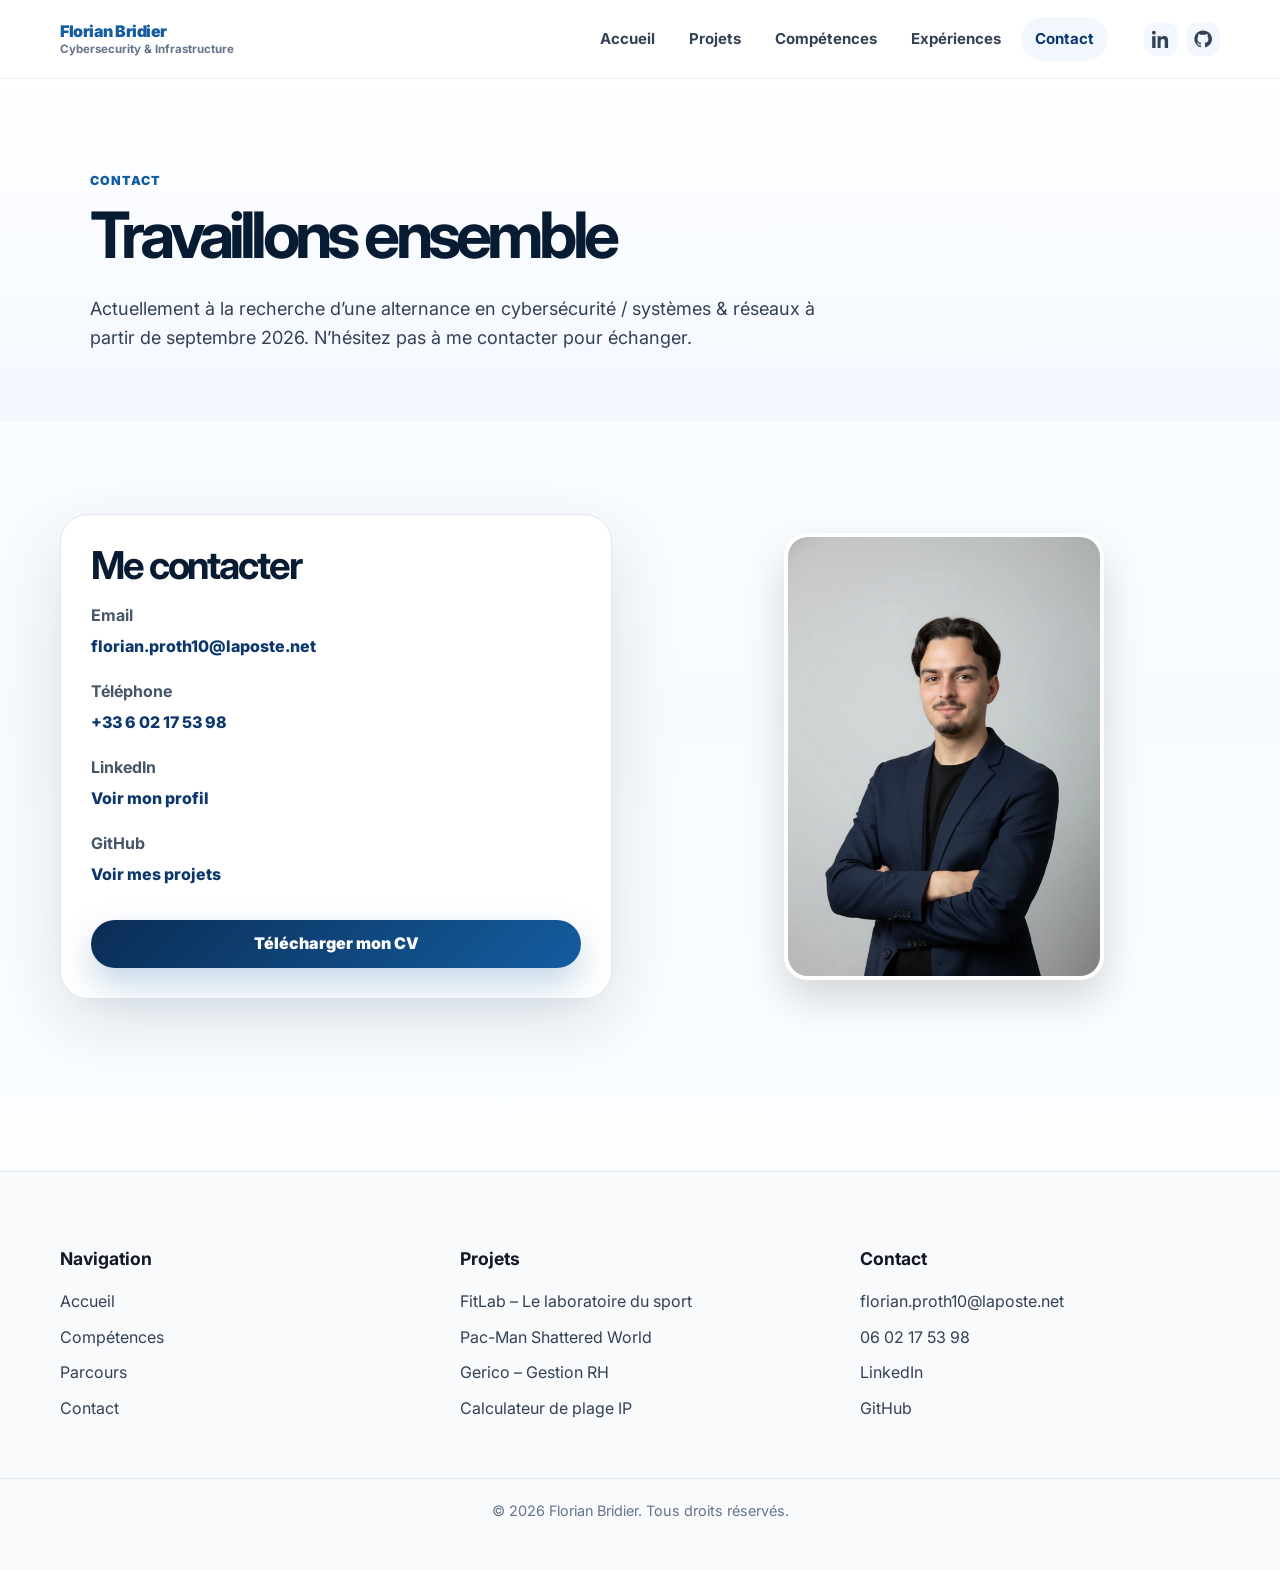
<file: contact.html>
<!DOCTYPE html>
<html lang="fr">
<head>
  <meta charset="UTF-8" />
  <meta name="viewport" content="width=device-width, initial-scale=1.0" />

  <meta name="description" content="Contactez Florian Bridier pour une alternance en cybersécurité, systèmes et réseaux." />

  <title>Contact | Florian Bridier</title>

  <link rel="preconnect" href="https://fonts.googleapis.com" />
  <link rel="preconnect" href="https://fonts.gstatic.com" crossorigin />

  <link href="https://fonts.googleapis.com/css2?family=Inter:wght@400;500;600;700;800;900&display=swap" rel="stylesheet" />

  <link rel="stylesheet" href="css/styles.css" />
</head>

<body>

<header class="site-header" id="top">
  <nav class="navbar">

    <a class="brand" href="index.html" aria-label="Accueil">
      <div class="brand-text">
        <span class="brand-name">Florian Bridier</span>
        <span class="brand-sub">Cybersecurity & Infrastructure</span>
      </div>
    </a>

    <button class="nav-toggle" type="button" aria-expanded="false" aria-controls="nav-menu">
      <i></i><i></i><i></i>
    </button>

    <ul class="nav-menu" id="nav-menu">
      <li><a href="index.html">Accueil</a></li>
      <li><a href="projets.html">Projets</a></li>
      <li><a href="competences.html">Compétences</a></li>
      <li><a href="parcours.html">Expériences</a></li>
      <li><a href="contact.html" class="active">Contact</a></li>
    </ul>

    <div class="nav-socials">
      <a href="https://www.linkedin.com/in/florian-bridier-aa515a275/" target="_blank" rel="noopener" aria-label="LinkedIn">
        <svg viewBox="0 0 24 24" aria-hidden="true">
          <path d="M4.98 3.5C4.98 4.88 3.87 6 2.49 6S0 4.88 0 3.5 1.11 1 2.49 1s2.49 1.12 2.49 2.5zM.24 8.25h4.5V24H.24V8.25zM7.5 8.25h4.31v2.15h.06c.6-1.14 2.06-2.34 4.24-2.34 4.53 0 5.37 2.98 5.37 6.85V24h-4.5v-7.68c0-1.83-.03-4.18-2.55-4.18-2.55 0-2.94 1.99-2.94 4.05V24H7.5V8.25z"/>
        </svg>
      </a>

      <a href="https://github.com/FlorianBridier" target="_blank" rel="noopener" aria-label="GitHub">
        <svg viewBox="0 0 24 24" aria-hidden="true">
          <path d="M12 .5C5.65.5.5 5.65.5 12c0 5.09 3.29 9.41 7.86 10.94.57.1.78-.25.78-.56v-2.02c-3.2.7-3.87-1.38-3.87-1.38-.52-1.32-1.27-1.67-1.27-1.67-1.04-.71.08-.7.08-.7 1.15.08 1.76 1.18 1.76 1.18 1.02 1.75 2.67 1.25 3.32.96.1-.74.4-1.25.73-1.53-2.55-.29-5.23-1.27-5.23-5.64 0-1.25.45-2.27 1.18-3.07-.12-.29-.51-1.47.11-3.06 0 0 .96-.31 3.14 1.17.91-.25 1.88-.37 2.84-.37.96 0 1.93.12 2.84.37 2.18-1.48 3.14-1.17 3.14-1.17.62 1.59.23 2.77.11 3.06.73.8 1.18 1.82 1.18 3.07 0 4.38-2.68 5.35-5.24 5.64.41.35.78 1.04.78 2.1v3.12c0 .31.21.66.79.55C20.71 21.41 24 17.09 24 12 24 5.65 18.85.5 12 .5z"/>
        </svg>
      </a>
    </div>

  </nav>
</header>

<main>

  <!-- HERO -->
  <section class="page-hero section">
    <div class="container reveal">
      <p class="eyebrow">Contact</p>
      <h1>Travaillons ensemble</h1>
      <p class="hero-text">
        Actuellement à la recherche d’une alternance en cybersécurité / systèmes & réseaux
        à partir de septembre 2026. N’hésitez pas à me contacter pour échanger.
      </p>
    </div>
  </section>

  <!-- CONTACT -->
  <section class="section">
    <div class="container contact-page">

      <!-- INFOS -->
      <div class="contact-info reveal">

        <h2>Me contacter</h2>

        <div class="contact-item">
          <strong>Email</strong>
          <a href="mailto:florian.proth10@laposte.net">florian.proth10@laposte.net</a>
        </div>

        <div class="contact-item">
          <strong>Téléphone</strong>
          <a href="tel:+33602175398">+33 6 02 17 53 98</a>
        </div>

        <div class="contact-item">
          <strong>LinkedIn</strong>
          <a href="https://www.linkedin.com/in/florian-bridier-aa515a275/" target="_blank">Voir mon profil</a>
        </div>

        <div class="contact-item">
          <strong>GitHub</strong>
          <a href="https://github.com/FlorianBridier" target="_blank">Voir mes projets</a>
        </div>

        <a href="assets/cv.pdf" class="btn btn-primary full" download>
          Télécharger mon CV
        </a>

      </div>

      <!-- photo -->
      <div class="contact-photo reveal">
  <img src="assets/img/profile.png" alt="Photo Florian Bridier">
</div>

    </div>
  </section>

</main>

<footer class="footer">
  <div class="container footer-grid">

    <!-- NAVIGATION -->
    <div class="footer-col">
      <h4>Navigation</h4>
      <ul>
        <li><a href="index.html">Accueil</a></li>
        <li><a href="competences.html">Compétences</a></li>
        <li><a href="parcours.html">Parcours</a></li>
        <li><a href="contact.html">Contact</a></li>
      </ul>
    </div>

    <!-- PROJETS -->
    <div class="footer-col">
      <h4>Projets</h4>
      <ul>
        <li><a href="projet-fitlab.html">FitLab – Le laboratoire du sport</a></li>
        <li><a href="projet-pacman.html">Pac-Man Shattered World</a></li>
        <li><a href="projet-gerico.html">Gerico – Gestion RH</a></li>
        <li><a href="projet-calculateur-reseau.html">Calculateur de plage IP</a></li>
      </ul>
    </div>

    <!-- CONTACT -->
    <div class="footer-col">
      <h4>Contact</h4>
      <ul>
        <li><a href="mailto:florian.proth10@laposte.net">florian.proth10@laposte.net</a></li>
        <li><a href="tel:+33602175398">06 02 17 53 98</a></li>
        <li><a href="https://www.linkedin.com/in/florian-bridier-aa515a275/">LinkedIn</a></li>
        <li><a href="https://github.com/FlorianBridier">GitHub</a></li>
      </ul>
    </div>

  </div>

  <!-- BAS -->
  <div class="footer-bottom">
    <p>© <span id="year"></span> Florian Bridier. Tous droits réservés.</p>
  </div>
</footer>

<script src="js/script.js"></script>
</body>
</html>
</file>
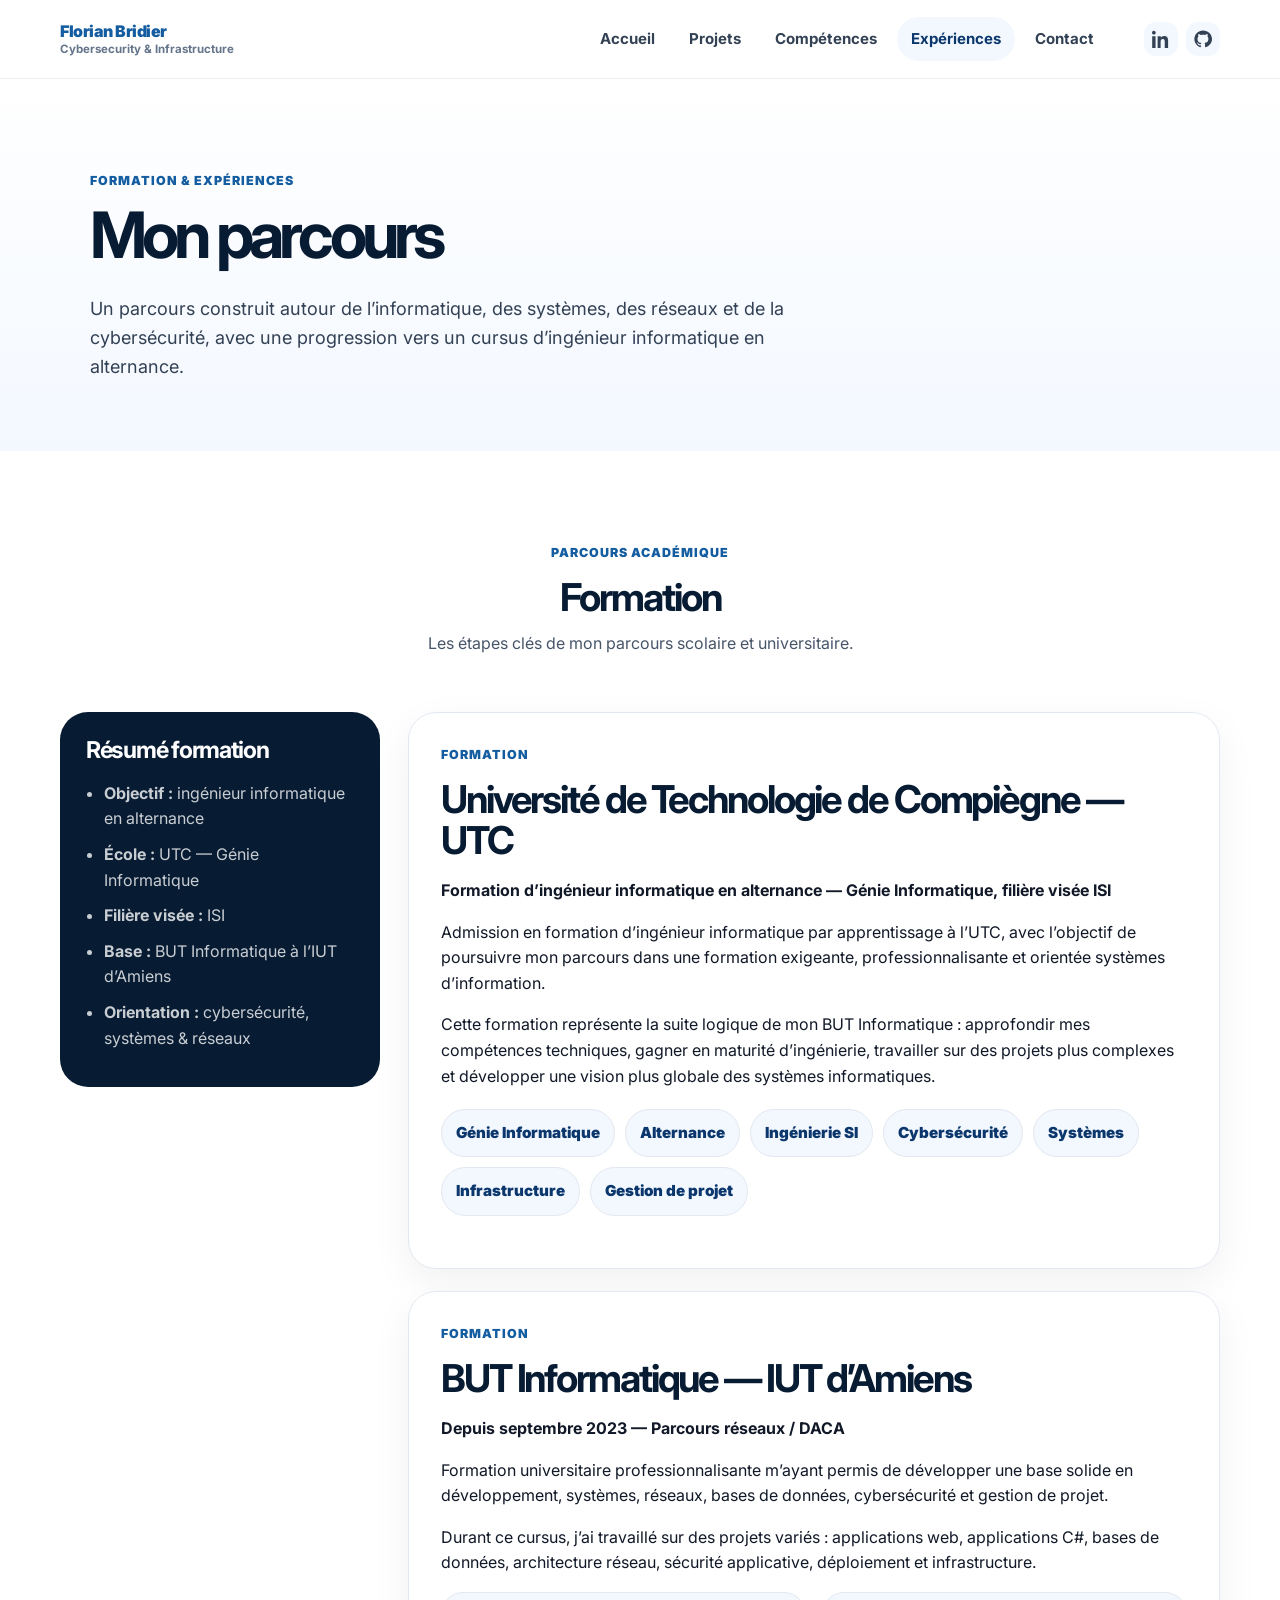
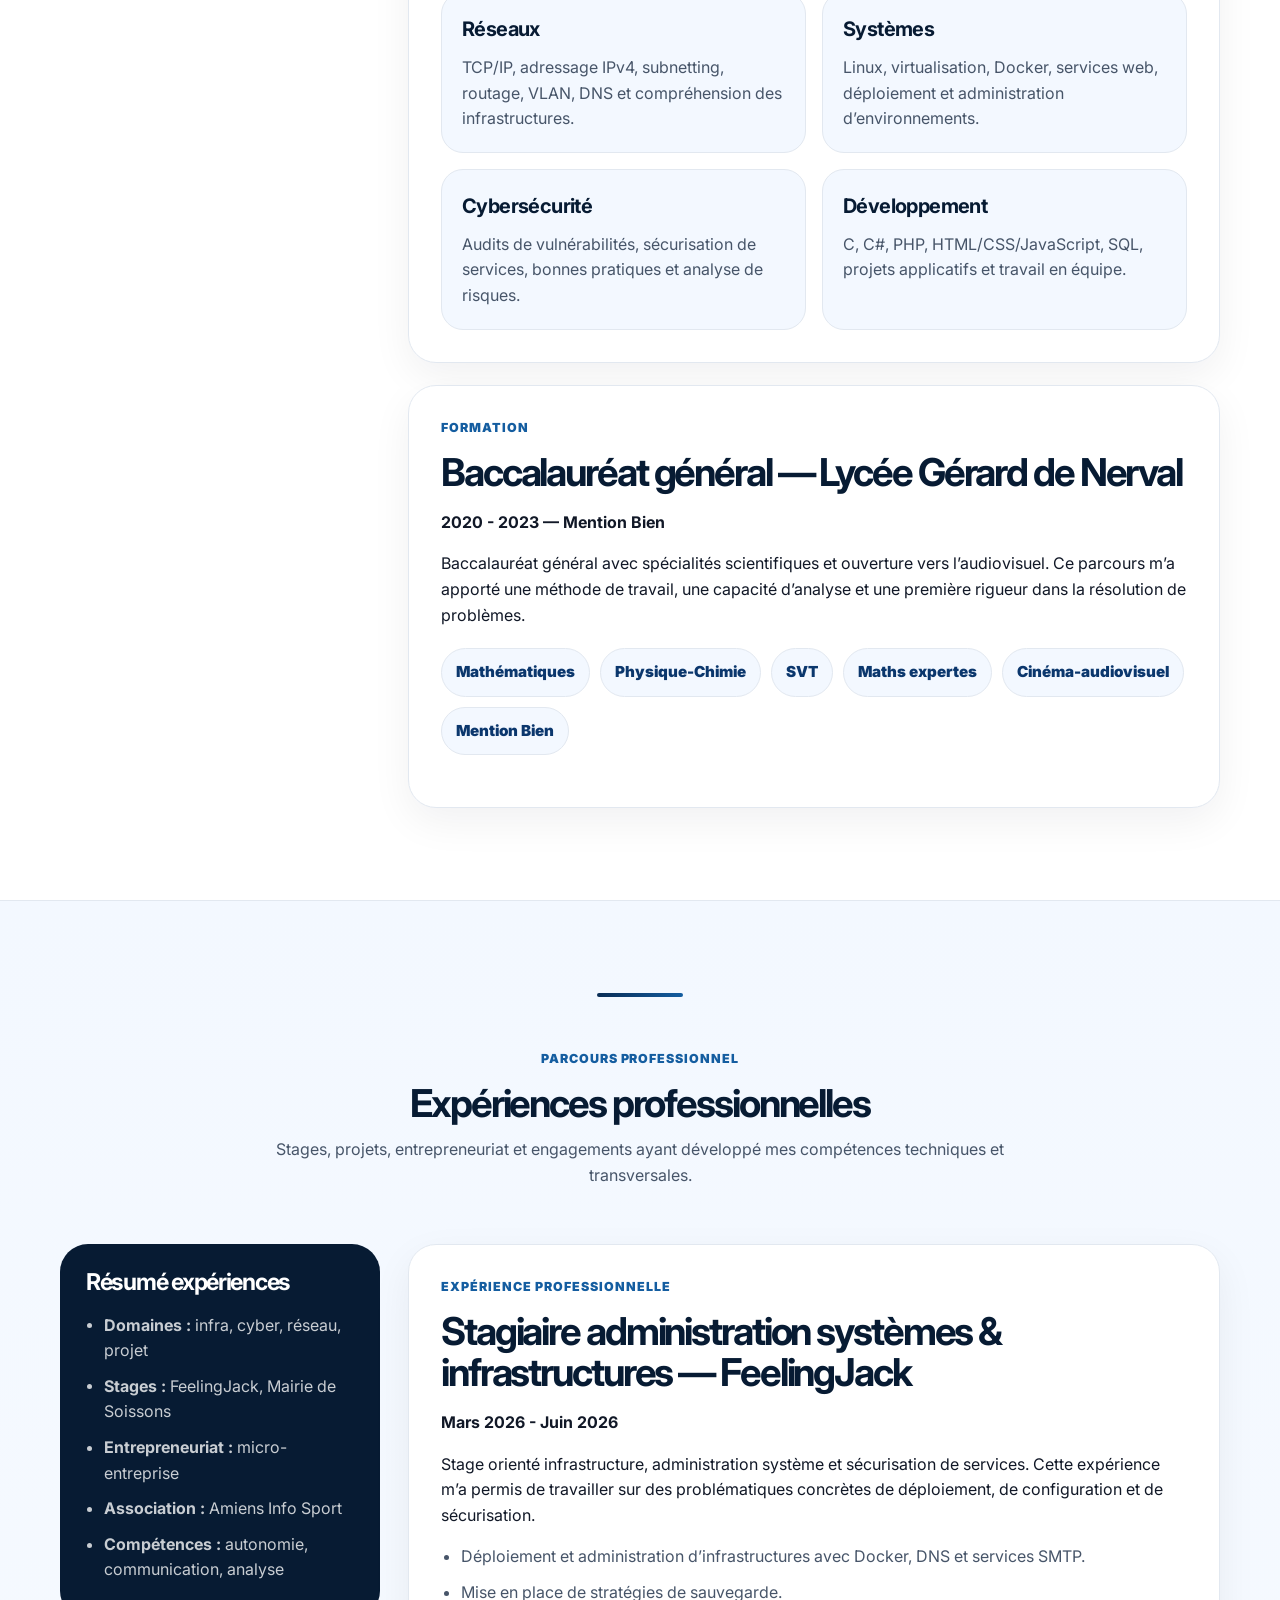
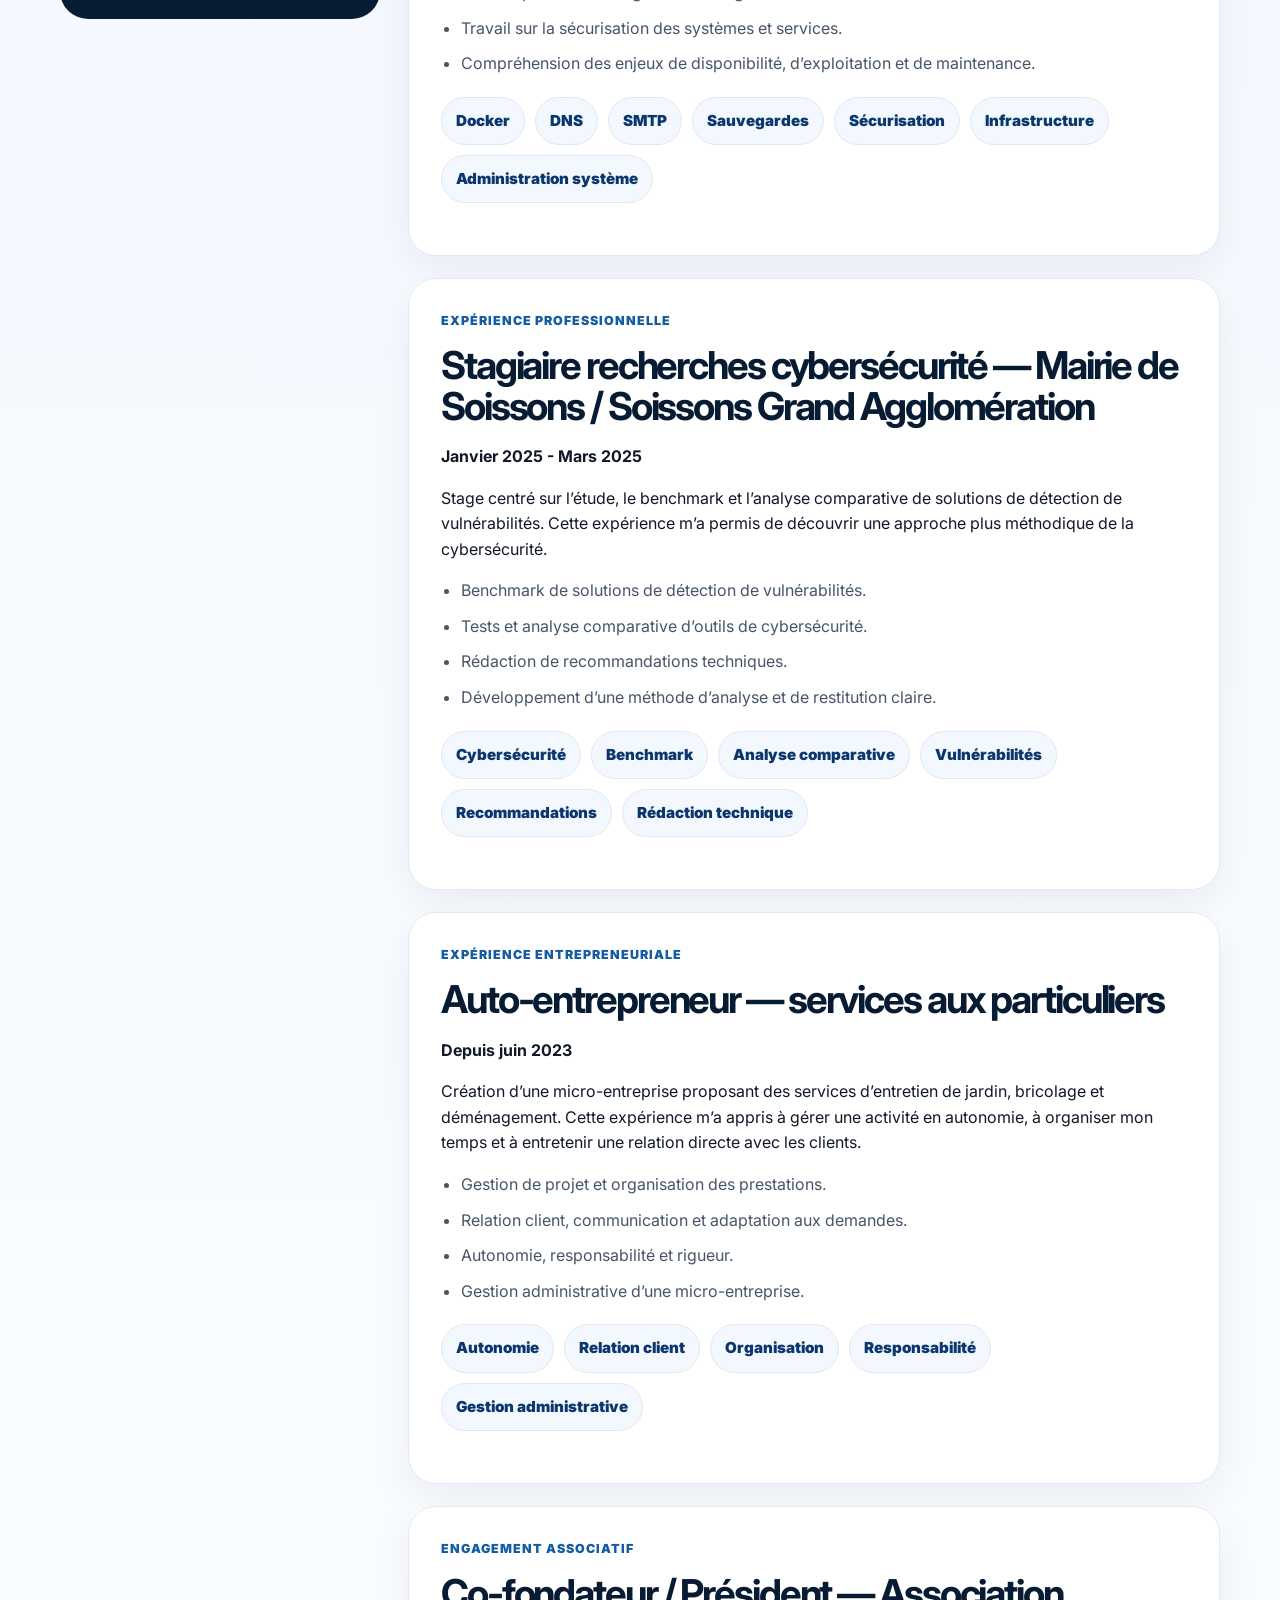
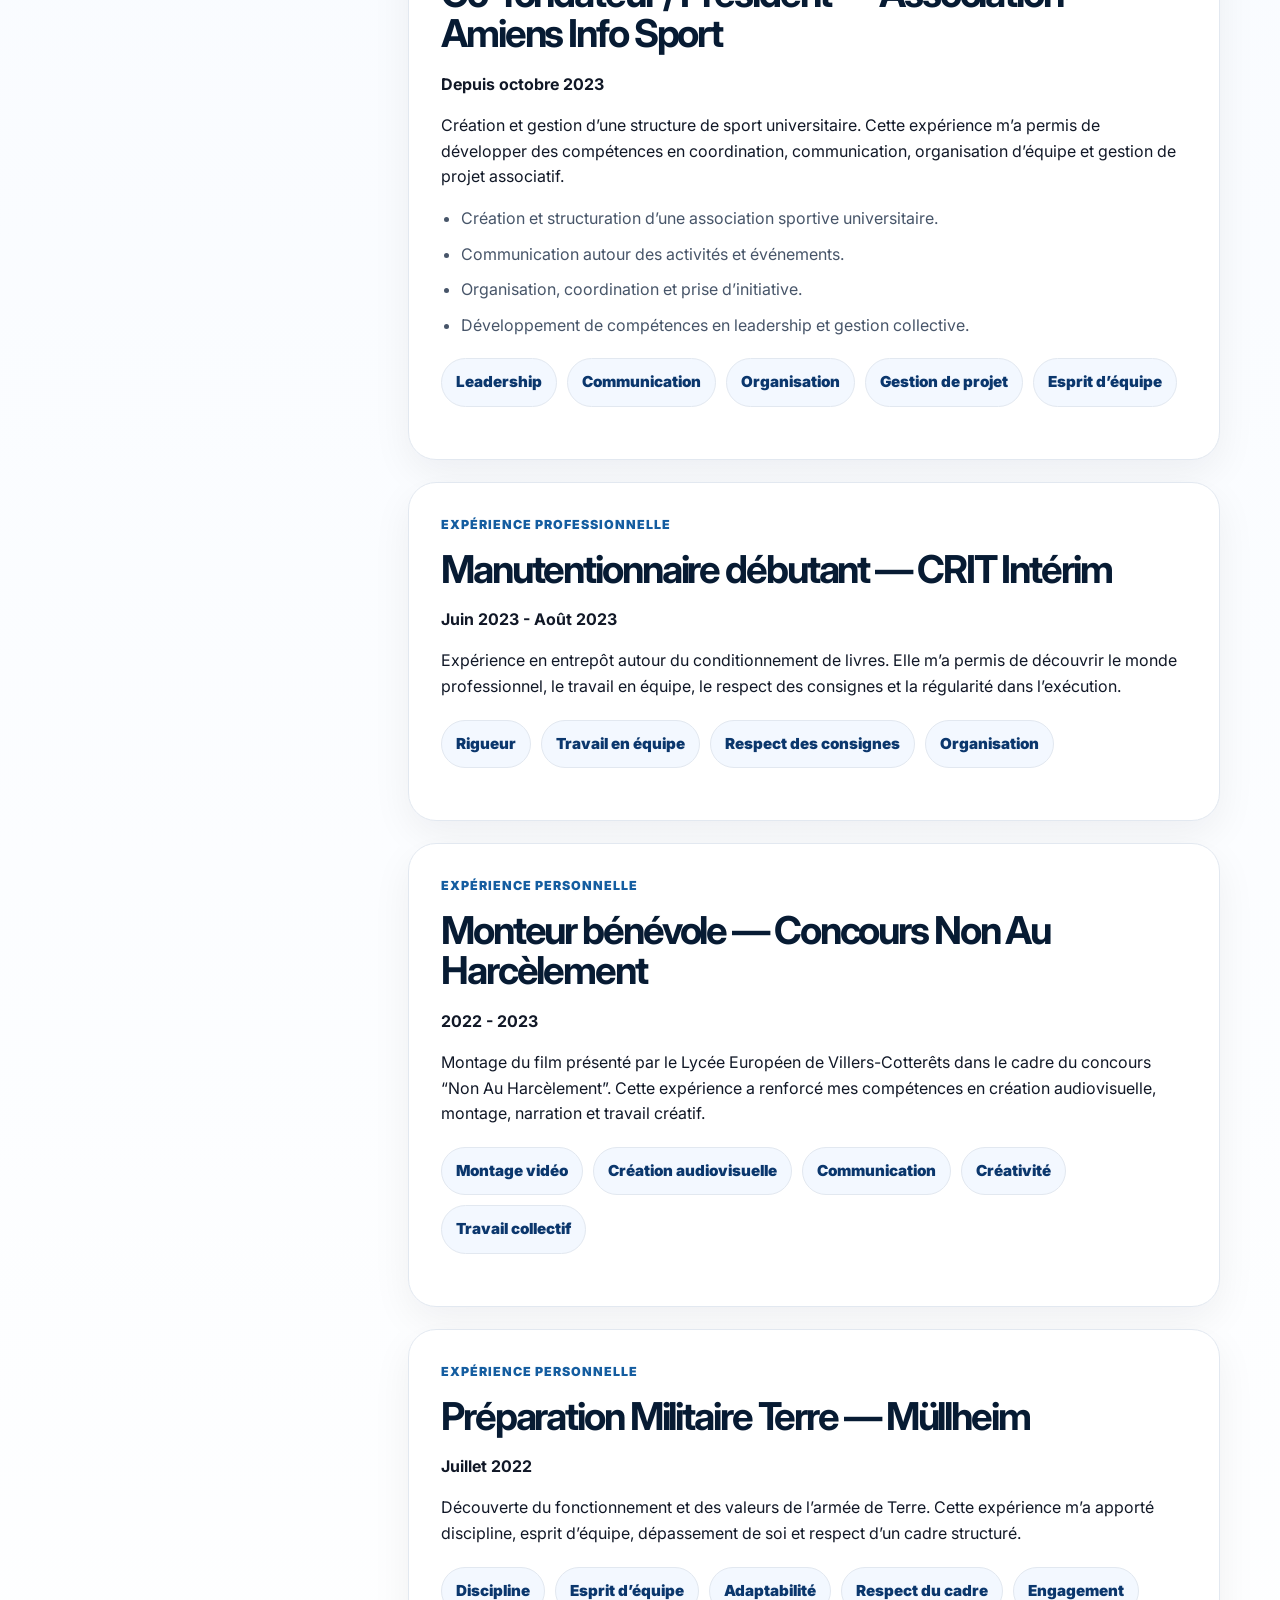
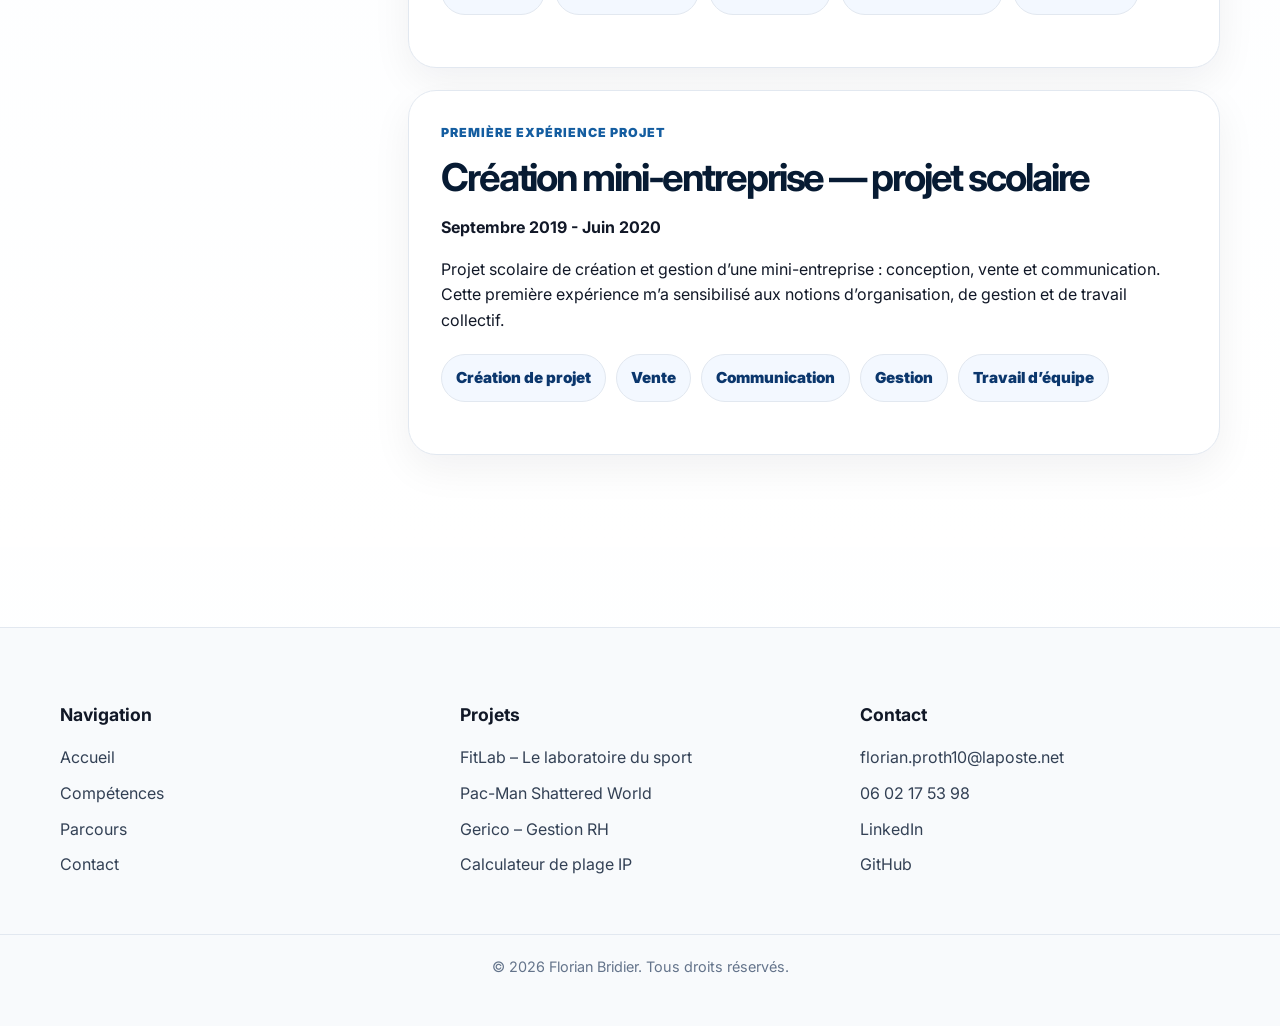
<file: parcours.html>
<!DOCTYPE html>
<html lang="fr">
<head>
  <meta charset="UTF-8" />
  <meta name="viewport" content="width=device-width, initial-scale=1.0" />
  <meta name="description" content="Parcours de Florian Bridier : formation, UTC, BUT Informatique, expériences professionnelles, stages, projets et compétences développées." />
  <title>Parcours | Florian Bridier</title>
  <link rel="preconnect" href="https://fonts.googleapis.com" />
  <link rel="preconnect" href="https://fonts.gstatic.com" crossorigin />
  <link href="https://fonts.googleapis.com/css2?family=Inter:wght@400;500;600;700;800;900&display=swap" rel="stylesheet" />
  <link rel="stylesheet" href="css/styles.css" />
</head>
<body>
<header class="site-header" id="top">
  <nav class="navbar">

    <a class="brand" href="index.html" aria-label="Accueil">
      <div class="brand-text">
        <span class="brand-name">Florian Bridier</span>
        <span class="brand-sub">Cybersecurity & Infrastructure</span>
      </div>
    </a>

    <button class="nav-toggle" type="button" aria-expanded="false" aria-controls="nav-menu">
      <i></i><i></i><i></i>
    </button>

    <ul class="nav-menu" id="nav-menu">
      <li><a href="index.html">Accueil</a></li>
      <li><a href="projets.html">Projets</a></li>
      <li><a href="competences.html">Compétences</a></li>
      <li><a href="parcours.html" class="active">Expériences</a></li>
      <li><a href="contact.html">Contact</a></li>
    </ul>

    <div class="nav-socials">
      <a href="https://www.linkedin.com/in/florian-bridier-aa515a275/" target="_blank" rel="noopener" aria-label="LinkedIn">
        <svg viewBox="0 0 24 24" aria-hidden="true">
          <path d="M4.98 3.5C4.98 4.88 3.87 6 2.49 6S0 4.88 0 3.5 1.11 1 2.49 1s2.49 1.12 2.49 2.5zM.24 8.25h4.5V24H.24V8.25zM7.5 8.25h4.31v2.15h.06c.6-1.14 2.06-2.34 4.24-2.34 4.53 0 5.37 2.98 5.37 6.85V24h-4.5v-7.68c0-1.83-.03-4.18-2.55-4.18-2.55 0-2.94 1.99-2.94 4.05V24H7.5V8.25z"/>
        </svg>
      </a>

      <a href="https://github.com/FlorianBridier" target="_blank" rel="noopener" aria-label="GitHub">
        <svg viewBox="0 0 24 24" aria-hidden="true">
          <path d="M12 .5C5.65.5.5 5.65.5 12c0 5.09 3.29 9.41 7.86 10.94.57.1.78-.25.78-.56v-2.02c-3.2.7-3.87-1.38-3.87-1.38-.52-1.32-1.27-1.67-1.27-1.67-1.04-.71.08-.7.08-.7 1.15.08 1.76 1.18 1.76 1.18 1.02 1.75 2.67 1.25 3.32.96.1-.74.4-1.25.73-1.53-2.55-.29-5.23-1.27-5.23-5.64 0-1.25.45-2.27 1.18-3.07-.12-.29-.51-1.47.11-3.06 0 0 .96-.31 3.14 1.17.91-.25 1.88-.37 2.84-.37.96 0 1.93.12 2.84.37 2.18-1.48 3.14-1.17 3.14-1.17.62 1.59.23 2.77.11 3.06.73.8 1.18 1.82 1.18 3.07 0 4.38-2.68 5.35-5.24 5.64.41.35.78 1.04.78 2.1v3.12c0 .31.21.66.79.55C20.71 21.41 24 17.09 24 12 24 5.65 18.85.5 12 .5z"/>
        </svg>
      </a>
    </div>

  </nav>
</header>

  <main>
    <section class="page-hero section">
      <div class="container reveal">
        <p class="eyebrow">Formation & expériences</p>
        <h1>Mon parcours</h1>
        <p class="hero-text">Un parcours construit autour de l’informatique, des systèmes, des réseaux et de la cybersécurité, avec une progression vers un cursus d’ingénieur informatique en alternance.</p>
      </div>
    </section>

    <section class="section parcours-section section-formation">
      <div class="container">
        <div class="section-header reveal">
          <p class="eyebrow">Parcours académique</p>
          <h2>Formation</h2>
          <p>Les étapes clés de mon parcours scolaire et universitaire.</p>
        </div>

        <div class="detail-layout">
          <aside class="project-summary-card reveal">
            <h2>Résumé formation</h2>
            <ul>
              <li><strong>Objectif :</strong> ingénieur informatique en alternance</li>
              <li><strong>École :</strong> UTC — Génie Informatique</li>
              <li><strong>Filière visée :</strong> ISI</li>
              <li><strong>Base :</strong> BUT Informatique à l’IUT d’Amiens</li>
              <li><strong>Orientation :</strong> cybersécurité, systèmes & réseaux</li>
            </ul>
          </aside>

          <div class="detail-content">
            <article class="detail-block reveal">
              <p class="section-kicker">Formation</p>
              <h2>Université de Technologie de Compiègne — UTC</h2>
              <p><strong>Formation d’ingénieur informatique en alternance — Génie Informatique, filière visée ISI</strong></p>
              <p>Admission en formation d’ingénieur informatique par apprentissage à l’UTC, avec l’objectif de poursuivre mon parcours dans une formation exigeante, professionnalisante et orientée systèmes d’information.</p>
              <p>Cette formation représente la suite logique de mon BUT Informatique : approfondir mes compétences techniques, gagner en maturité d’ingénierie, travailler sur des projets plus complexes et développer une vision plus globale des systèmes informatiques.</p>
              <div class="tech-pills big">
                <span>Génie Informatique</span><span>Alternance</span><span>Ingénierie SI</span><span>Cybersécurité</span><span>Systèmes</span><span>Infrastructure</span><span>Gestion de projet</span>
              </div>
            </article>

            <article class="detail-block reveal">
              <p class="section-kicker">Formation</p>
              <h2>BUT Informatique — IUT d’Amiens</h2>
              <p><strong>Depuis septembre 2023 — Parcours réseaux / DACA</strong></p>
              <p>Formation universitaire professionnalisante m’ayant permis de développer une base solide en développement, systèmes, réseaux, bases de données, cybersécurité et gestion de projet.</p>
              <p>Durant ce cursus, j’ai travaillé sur des projets variés : applications web, applications C#, bases de données, architecture réseau, sécurité applicative, déploiement et infrastructure.</p>
              <div class="feature-grid">
                <div><h3>Réseaux</h3><p>TCP/IP, adressage IPv4, subnetting, routage, VLAN, DNS et compréhension des infrastructures.</p></div>
                <div><h3>Systèmes</h3><p>Linux, virtualisation, Docker, services web, déploiement et administration d’environnements.</p></div>
                <div><h3>Cybersécurité</h3><p>Audits de vulnérabilités, sécurisation de services, bonnes pratiques et analyse de risques.</p></div>
                <div><h3>Développement</h3><p>C, C#, PHP, HTML/CSS/JavaScript, SQL, projets applicatifs et travail en équipe.</p></div>
              </div>
            </article>

            <article class="detail-block reveal">
              <p class="section-kicker">Formation</p>
              <h2>Baccalauréat général — Lycée Gérard de Nerval</h2>
              <p><strong>2020 - 2023 — Mention Bien</strong></p>
              <p>Baccalauréat général avec spécialités scientifiques et ouverture vers l’audiovisuel. Ce parcours m’a apporté une méthode de travail, une capacité d’analyse et une première rigueur dans la résolution de problèmes.</p>
              <div class="tech-pills big">
                <span>Mathématiques</span><span>Physique-Chimie</span><span>SVT</span><span>Maths expertes</span><span>Cinéma-audiovisuel</span><span>Mention Bien</span>
              </div>
            </article>
          </div>
        </div>
      </div>
    </section>

    <section class="section parcours-section section-experience">
      <div class="container">
        <div class="section-header reveal">
          <p class="eyebrow">Parcours professionnel</p>
          <h2>Expériences professionnelles</h2>
          <p>Stages, projets, entrepreneuriat et engagements ayant développé mes compétences techniques et transversales.</p>
        </div>

        <div class="detail-layout">
          <aside class="project-summary-card reveal">
            <h2>Résumé expériences</h2>
            <ul>
              <li><strong>Domaines :</strong> infra, cyber, réseau, projet</li>
              <li><strong>Stages :</strong> FeelingJack, Mairie de Soissons</li>
              <li><strong>Entrepreneuriat :</strong> micro-entreprise</li>
              <li><strong>Association :</strong> Amiens Info Sport</li>
              <li><strong>Compétences :</strong> autonomie, communication, analyse</li>
            </ul>
          </aside>

          <div class="detail-content">
            <article class="detail-block reveal">
              <p class="section-kicker">Expérience professionnelle</p>
              <h2>Stagiaire administration systèmes & infrastructures — FeelingJack</h2>
              <p><strong>Mars 2026 - Juin 2026</strong></p>
              <p>Stage orienté infrastructure, administration système et sécurisation de services. Cette expérience m’a permis de travailler sur des problématiques concrètes de déploiement, de configuration et de sécurisation.</p>
              <ul class="clean-list">
                <li>Déploiement et administration d’infrastructures avec Docker, DNS et services SMTP.</li>
                <li>Mise en place de stratégies de sauvegarde.</li>
                <li>Travail sur la sécurisation des systèmes et services.</li>
                <li>Compréhension des enjeux de disponibilité, d’exploitation et de maintenance.</li>
              </ul>
              <div class="tech-pills big"><span>Docker</span><span>DNS</span><span>SMTP</span><span>Sauvegardes</span><span>Sécurisation</span><span>Infrastructure</span><span>Administration système</span></div>
            </article>

            <article class="detail-block reveal">
              <p class="section-kicker">Expérience professionnelle</p>
              <h2>Stagiaire recherches cybersécurité — Mairie de Soissons / Soissons Grand Agglomération</h2>
              <p><strong>Janvier 2025 - Mars 2025</strong></p>
              <p>Stage centré sur l’étude, le benchmark et l’analyse comparative de solutions de détection de vulnérabilités. Cette expérience m’a permis de découvrir une approche plus méthodique de la cybersécurité.</p>
              <ul class="clean-list">
                <li>Benchmark de solutions de détection de vulnérabilités.</li>
                <li>Tests et analyse comparative d’outils de cybersécurité.</li>
                <li>Rédaction de recommandations techniques.</li>
                <li>Développement d’une méthode d’analyse et de restitution claire.</li>
              </ul>
              <div class="tech-pills big"><span>Cybersécurité</span><span>Benchmark</span><span>Analyse comparative</span><span>Vulnérabilités</span><span>Recommandations</span><span>Rédaction technique</span></div>
            </article>

            <article class="detail-block reveal">
              <p class="section-kicker">Expérience entrepreneuriale</p>
              <h2>Auto-entrepreneur — services aux particuliers</h2>
              <p><strong>Depuis juin 2023</strong></p>
              <p>Création d’une micro-entreprise proposant des services d’entretien de jardin, bricolage et déménagement. Cette expérience m’a appris à gérer une activité en autonomie, à organiser mon temps et à entretenir une relation directe avec les clients.</p>
              <ul class="clean-list">
                <li>Gestion de projet et organisation des prestations.</li>
                <li>Relation client, communication et adaptation aux demandes.</li>
                <li>Autonomie, responsabilité et rigueur.</li>
                <li>Gestion administrative d’une micro-entreprise.</li>
              </ul>
              <div class="tech-pills big"><span>Autonomie</span><span>Relation client</span><span>Organisation</span><span>Responsabilité</span><span>Gestion administrative</span></div>
            </article>

            <article class="detail-block reveal">
              <p class="section-kicker">Engagement associatif</p>
              <h2>Co-fondateur / Président — Association Amiens Info Sport</h2>
              <p><strong>Depuis octobre 2023</strong></p>
              <p>Création et gestion d’une structure de sport universitaire. Cette expérience m’a permis de développer des compétences en coordination, communication, organisation d’équipe et gestion de projet associatif.</p>
              <ul class="clean-list">
                <li>Création et structuration d’une association sportive universitaire.</li>
                <li>Communication autour des activités et événements.</li>
                <li>Organisation, coordination et prise d’initiative.</li>
                <li>Développement de compétences en leadership et gestion collective.</li>
              </ul>
              <div class="tech-pills big"><span>Leadership</span><span>Communication</span><span>Organisation</span><span>Gestion de projet</span><span>Esprit d’équipe</span></div>
            </article>

            <article class="detail-block reveal">
              <p class="section-kicker">Expérience professionnelle</p>
              <h2>Manutentionnaire débutant — CRIT Intérim</h2>
              <p><strong>Juin 2023 - Août 2023</strong></p>
              <p>Expérience en entrepôt autour du conditionnement de livres. Elle m’a permis de découvrir le monde professionnel, le travail en équipe, le respect des consignes et la régularité dans l’exécution.</p>
              <div class="tech-pills big"><span>Rigueur</span><span>Travail en équipe</span><span>Respect des consignes</span><span>Organisation</span></div>
            </article>

            <article class="detail-block reveal">
              <p class="section-kicker">Expérience personnelle</p>
              <h2>Monteur bénévole — Concours Non Au Harcèlement</h2>
              <p><strong>2022 - 2023</strong></p>
              <p>Montage du film présenté par le Lycée Européen de Villers-Cotterêts dans le cadre du concours “Non Au Harcèlement”. Cette expérience a renforcé mes compétences en création audiovisuelle, montage, narration et travail créatif.</p>
              <div class="tech-pills big"><span>Montage vidéo</span><span>Création audiovisuelle</span><span>Communication</span><span>Créativité</span><span>Travail collectif</span></div>
            </article>

            <article class="detail-block reveal">
              <p class="section-kicker">Expérience personnelle</p>
              <h2>Préparation Militaire Terre — Müllheim</h2>
              <p><strong>Juillet 2022</strong></p>
              <p>Découverte du fonctionnement et des valeurs de l’armée de Terre. Cette expérience m’a apporté discipline, esprit d’équipe, dépassement de soi et respect d’un cadre structuré.</p>
              <div class="tech-pills big"><span>Discipline</span><span>Esprit d’équipe</span><span>Adaptabilité</span><span>Respect du cadre</span><span>Engagement</span></div>
            </article>

            <article class="detail-block reveal">
              <p class="section-kicker">Première expérience projet</p>
              <h2>Création mini-entreprise — projet scolaire</h2>
              <p><strong>Septembre 2019 - Juin 2020</strong></p>
              <p>Projet scolaire de création et gestion d’une mini-entreprise : conception, vente et communication. Cette première expérience m’a sensibilisé aux notions d’organisation, de gestion et de travail collectif.</p>
              <div class="tech-pills big"><span>Création de projet</span><span>Vente</span><span>Communication</span><span>Gestion</span><span>Travail d’équipe</span></div>
            </article>
          </div>
        </div>
      </div>
    </section>
  </main>

<footer class="footer">
  <div class="container footer-grid">

    <!-- NAVIGATION -->
    <div class="footer-col">
      <h4>Navigation</h4>
      <ul>
        <li><a href="index.html">Accueil</a></li>
        <li><a href="competences.html">Compétences</a></li>
        <li><a href="parcours.html">Parcours</a></li>
        <li><a href="contact.html">Contact</a></li>
      </ul>
    </div>

    <!-- PROJETS -->
    <div class="footer-col">
      <h4>Projets</h4>
      <ul>
        <li><a href="projet-fitlab.html">FitLab – Le laboratoire du sport</a></li>
        <li><a href="projet-pacman.html">Pac-Man Shattered World</a></li>
        <li><a href="projet-gerico.html">Gerico – Gestion RH</a></li>
        <li><a href="projet-calculateur-reseau.html">Calculateur de plage IP</a></li>
      </ul>
    </div>

    <!-- CONTACT -->
    <div class="footer-col">
      <h4>Contact</h4>
      <ul>
        <li><a href="mailto:florian.proth10@laposte.net">florian.proth10@laposte.net</a></li>
        <li><a href="tel:+33602175398">06 02 17 53 98</a></li>
        <li><a href="https://www.linkedin.com/in/florian-bridier-aa515a275/">LinkedIn</a></li>
        <li><a href="https://github.com/FlorianBridier">GitHub</a></li>
      </ul>
    </div>

  </div>

  <!-- BAS -->
  <div class="footer-bottom">
    <p>© <span id="year"></span> Florian Bridier. Tous droits réservés.</p>
  </div>
</footer>

  <script src="js/script.js"></script>
</body>
</html>
</file>
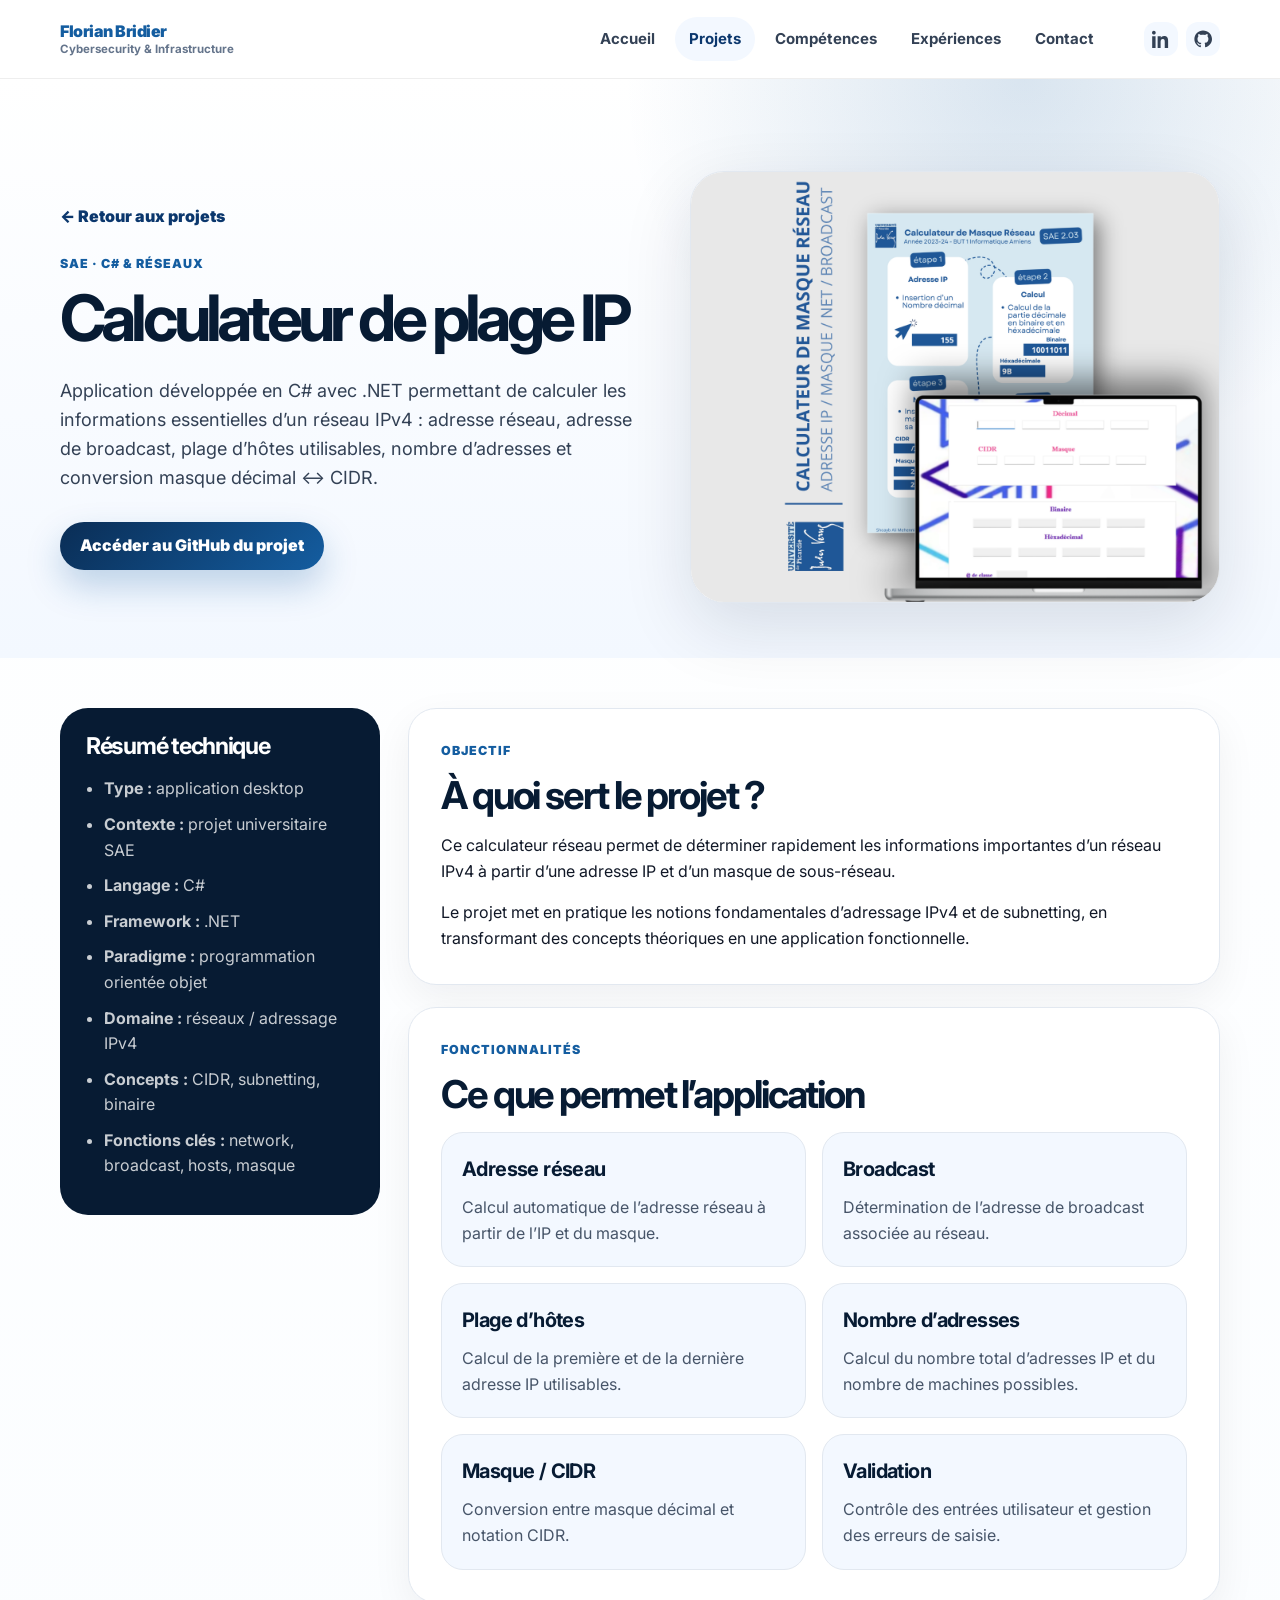
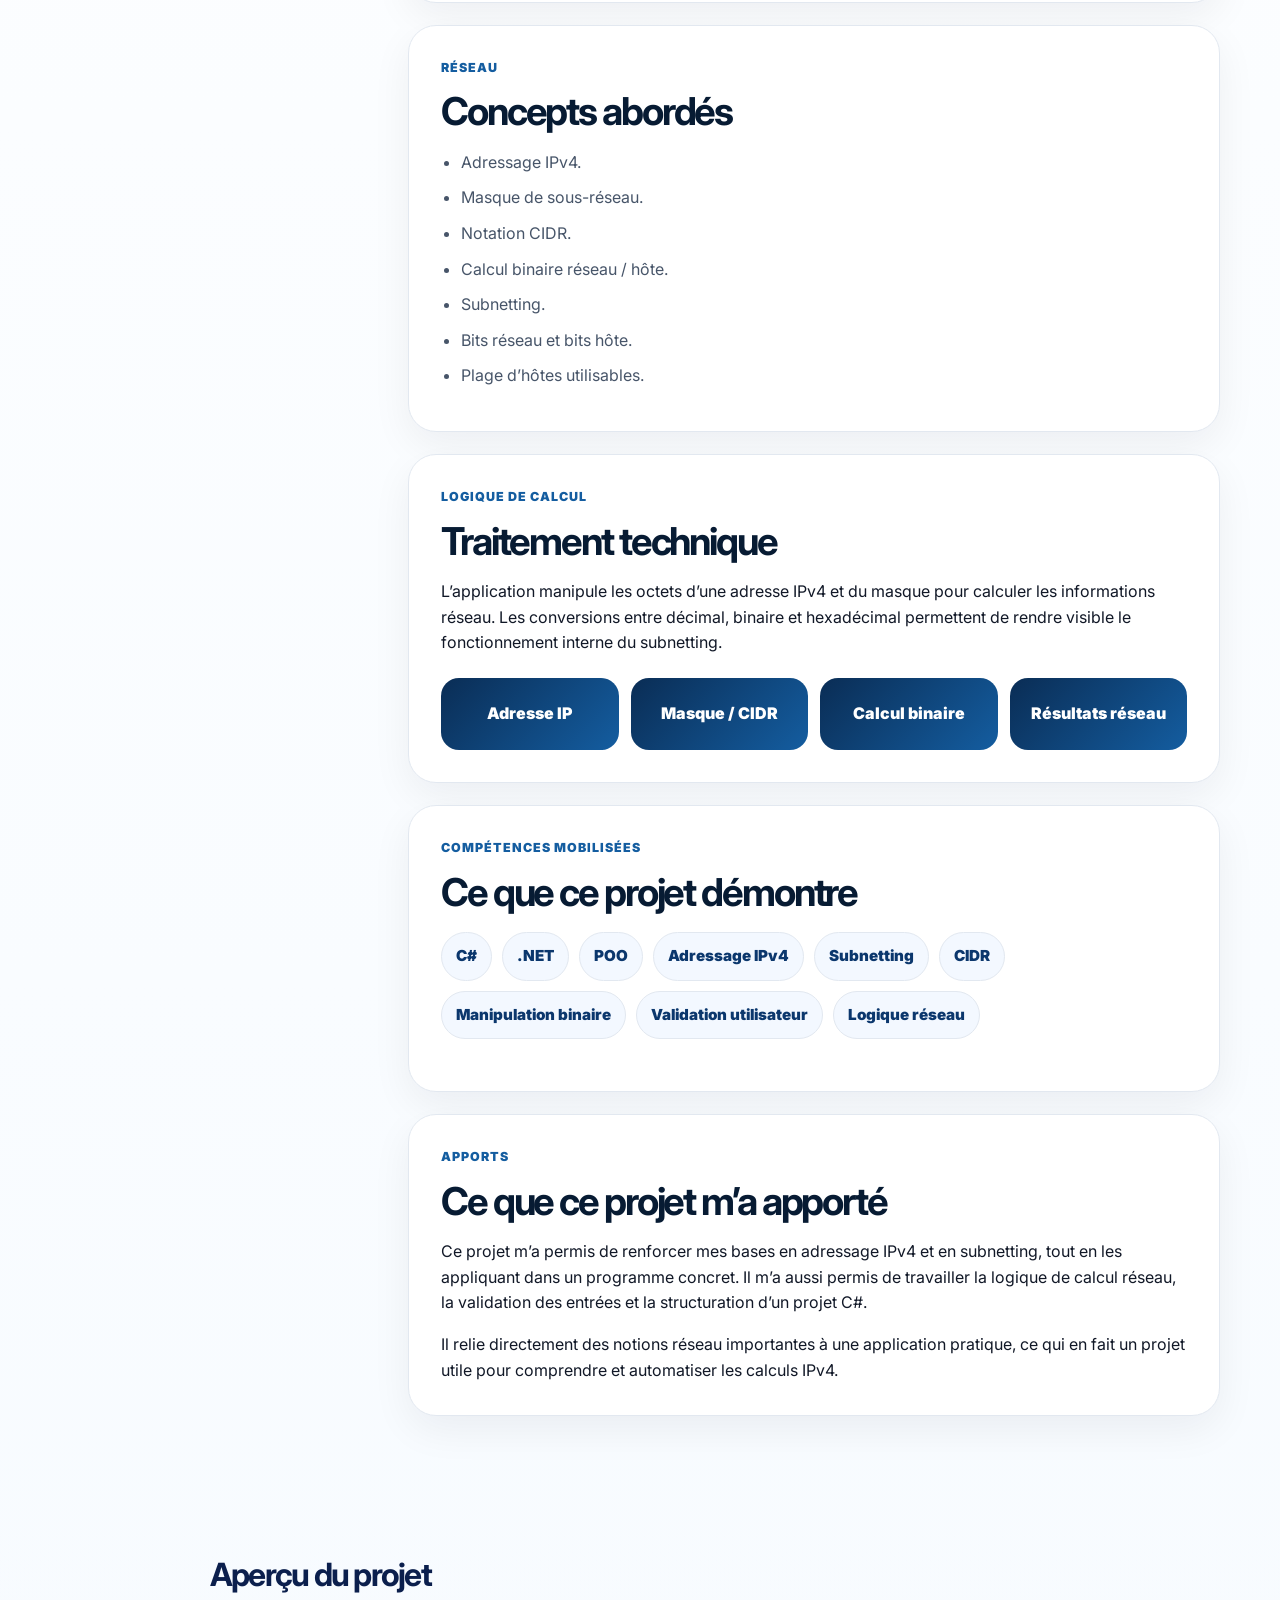
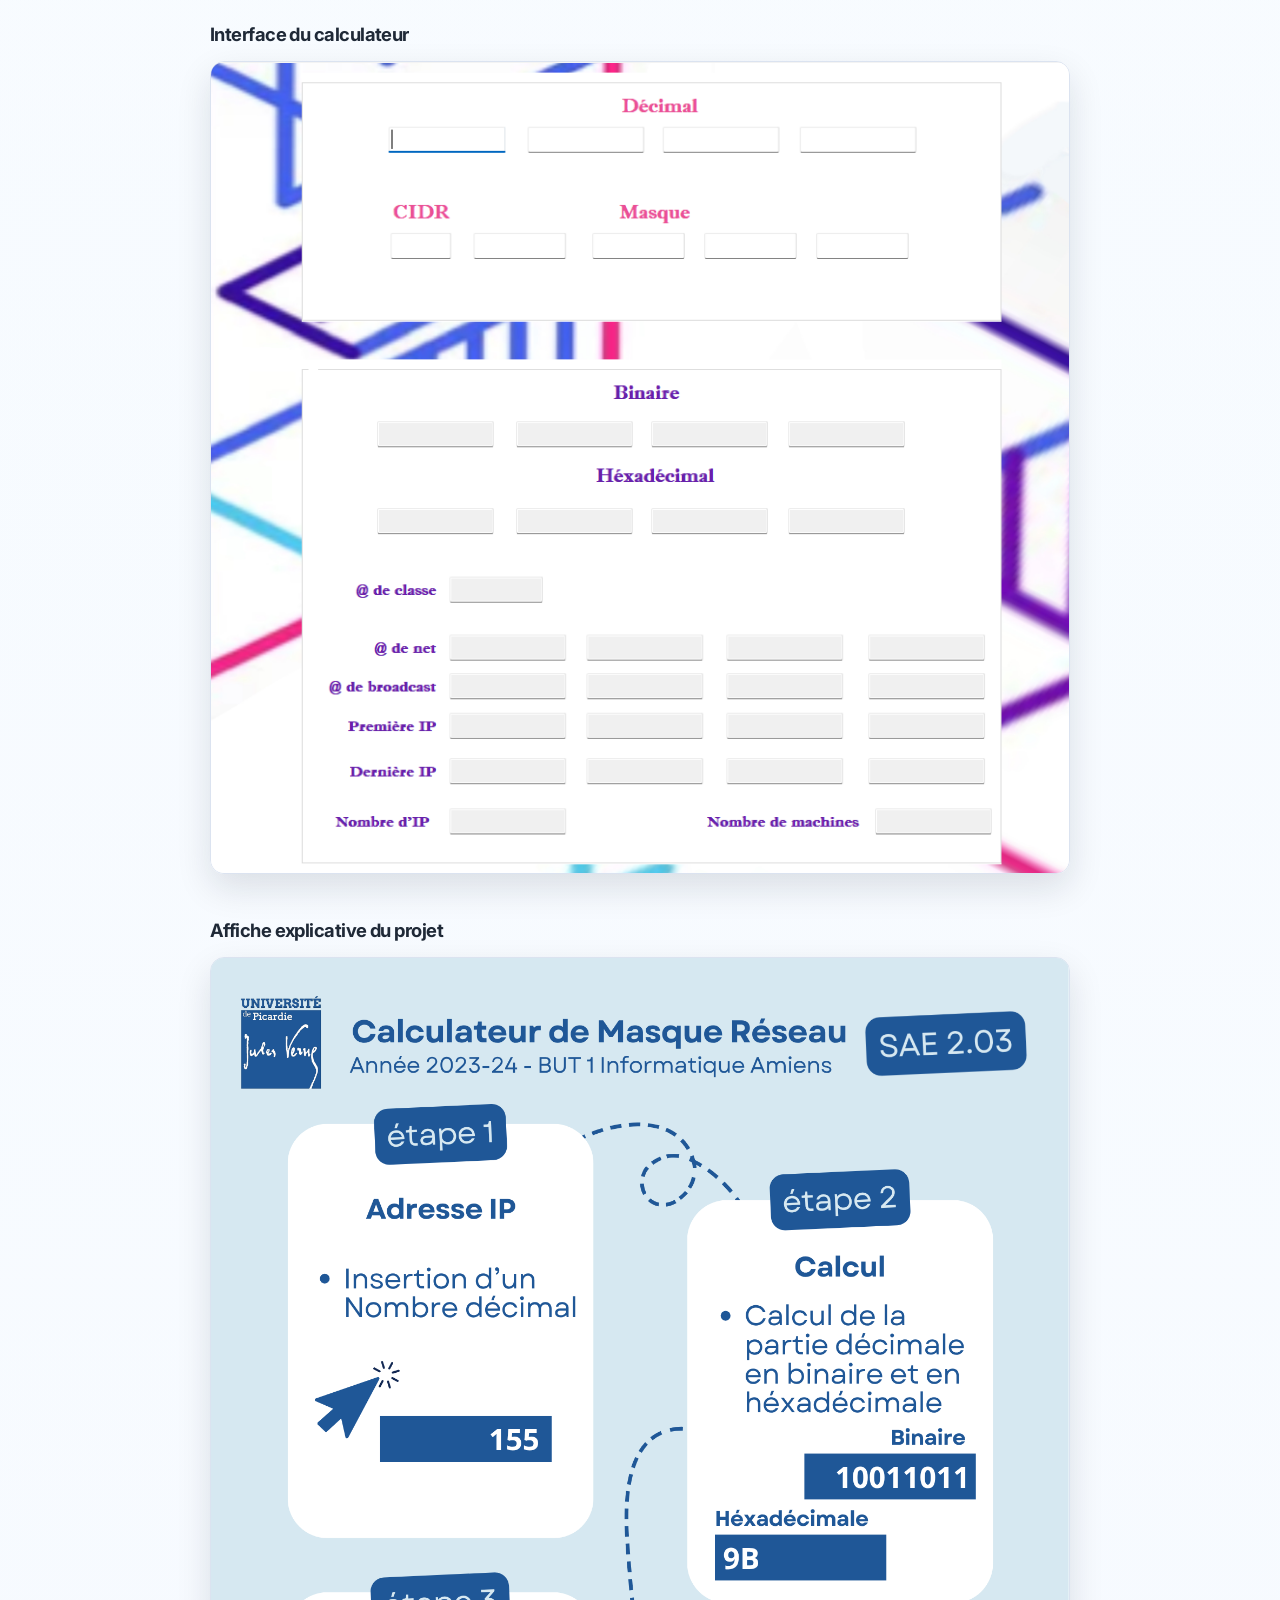
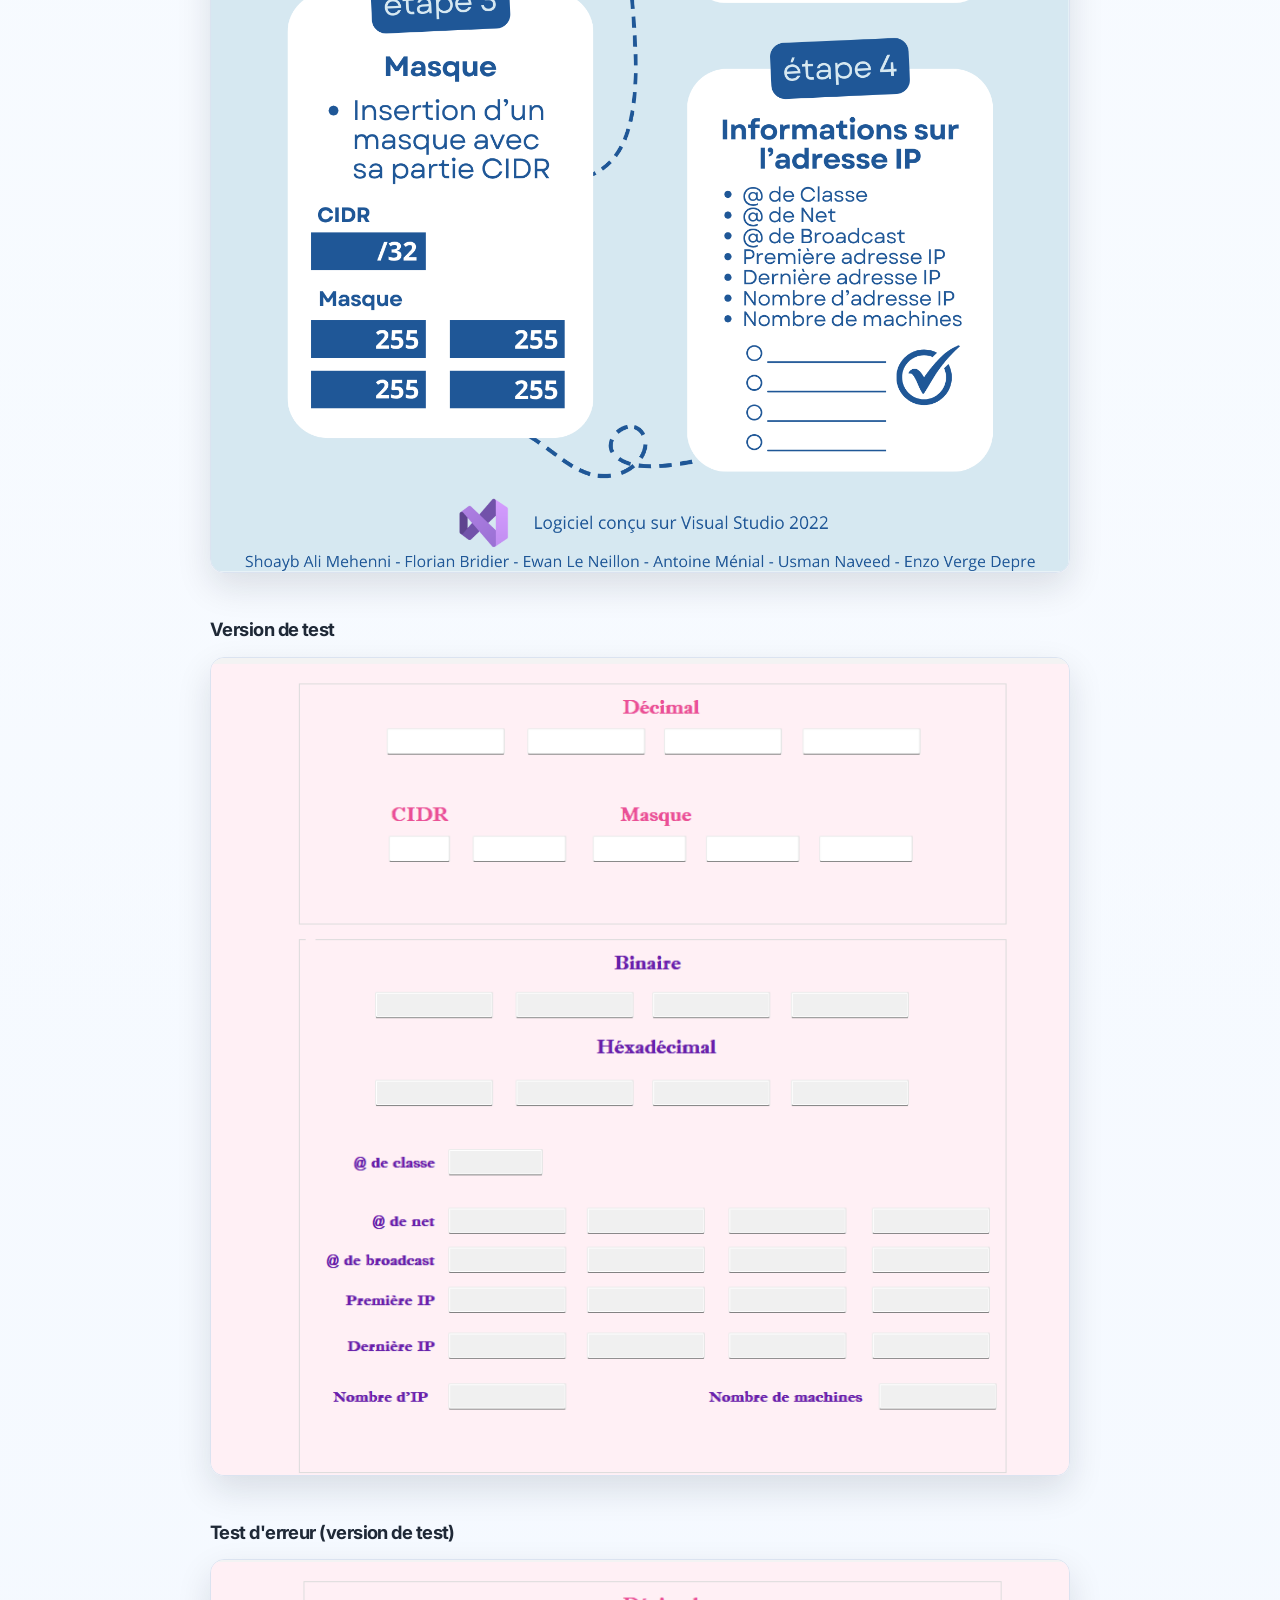
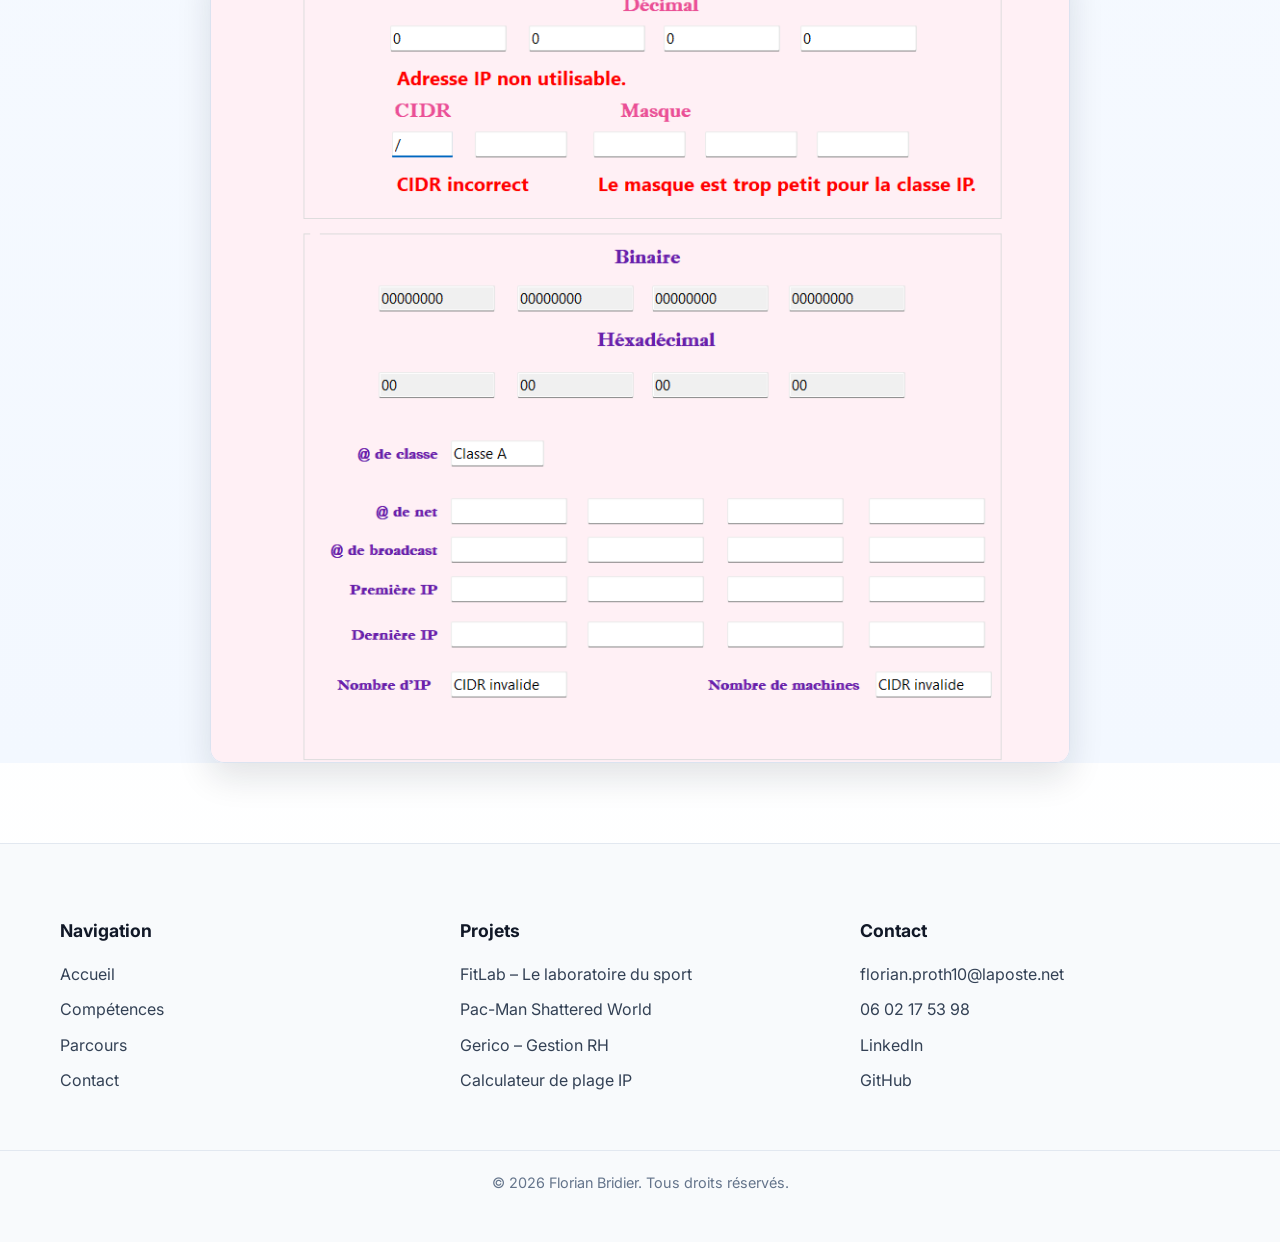
<file: projet-calculateur-reseau.html>
<!DOCTYPE html>
<html lang="fr">
<head>
  <meta charset="UTF-8" />
  <meta name="viewport" content="width=device-width, initial-scale=1.0" />

  <meta name="description" content="Projet Calculateur de plage IP : application C# .NET pour calcul IPv4, subnetting, CIDR, broadcast et plages d’hôtes." />

  <title>Calculateur Réseau | Projet détaillé</title>

  <link rel="preconnect" href="https://fonts.googleapis.com" />
  <link rel="preconnect" href="https://fonts.gstatic.com" crossorigin />

  <link href="https://fonts.googleapis.com/css2?family=Inter:wght@400;500;600;700;800;900&display=swap" rel="stylesheet" />

  <link rel="stylesheet" href="css/styles.css" />
</head>

<body>

<header class="site-header" id="top">
  <nav class="navbar">

    <a class="brand" href="index.html" aria-label="Accueil">
      <div class="brand-text">
        <span class="brand-name">Florian Bridier</span>
        <span class="brand-sub">Cybersecurity & Infrastructure</span>
      </div>
    </a>

    <button class="nav-toggle" type="button" aria-expanded="false" aria-controls="nav-menu">
      <i></i><i></i><i></i>
    </button>

    <ul class="nav-menu" id="nav-menu">
      <li><a href="index.html">Accueil</a></li>
      <li><a href="projets.html" class="active">Projets</a></li>
      <li><a href="competences.html">Compétences</a></li>
      <li><a href="parcours.html">Expériences</a></li>
      <li><a href="contact.html">Contact</a></li>
    </ul>

    <div class="nav-socials">
      <a href="https://www.linkedin.com/in/florian-bridier-aa515a275/" target="_blank" rel="noopener" aria-label="LinkedIn">
        <svg viewBox="0 0 24 24" aria-hidden="true">
          <path d="M4.98 3.5C4.98 4.88 3.87 6 2.49 6S0 4.88 0 3.5 1.11 1 2.49 1s2.49 1.12 2.49 2.5zM.24 8.25h4.5V24H.24V8.25zM7.5 8.25h4.31v2.15h.06c.6-1.14 2.06-2.34 4.24-2.34 4.53 0 5.37 2.98 5.37 6.85V24h-4.5v-7.68c0-1.83-.03-4.18-2.55-4.18-2.55 0-2.94 1.99-2.94 4.05V24H7.5V8.25z"/>
        </svg>
      </a>

      <a href="https://github.com/FlorianBridier" target="_blank" rel="noopener" aria-label="GitHub">
        <svg viewBox="0 0 24 24" aria-hidden="true">
          <path d="M12 .5C5.65.5.5 5.65.5 12c0 5.09 3.29 9.41 7.86 10.94.57.1.78-.25.78-.56v-2.02c-3.2.7-3.87-1.38-3.87-1.38-.52-1.32-1.27-1.67-1.27-1.67-1.04-.71.08-.7.08-.7 1.15.08 1.76 1.18 1.76 1.18 1.02 1.75 2.67 1.25 3.32.96.1-.74.4-1.25.73-1.53-2.55-.29-5.23-1.27-5.23-5.64 0-1.25.45-2.27 1.18-3.07-.12-.29-.51-1.47.11-3.06 0 0 .96-.31 3.14 1.17.91-.25 1.88-.37 2.84-.37.96 0 1.93.12 2.84.37 2.18-1.48 3.14-1.17 3.14-1.17.62 1.59.23 2.77.11 3.06.73.8 1.18 1.82 1.18 3.07 0 4.38-2.68 5.35-5.24 5.64.41.35.78 1.04.78 2.1v3.12c0 .31.21.66.79.55C20.71 21.41 24 17.09 24 12 24 5.65 18.85.5 12 .5z"/>
        </svg>
      </a>
    </div>

  </nav>
</header>

  <main>

    <section class="project-detail-hero section">
      <div class="container project-detail-grid reveal">

        <div>
          <a class="back-link" href="projets.html">← Retour aux projets</a>

          <p class="eyebrow">SAE · C# & Réseaux</p>

          <h1>Calculateur de plage IP</h1>

          <p class="hero-text">
            Application développée en C# avec .NET permettant de calculer les informations essentielles
            d’un réseau IPv4 : adresse réseau, adresse de broadcast, plage d’hôtes utilisables,
            nombre d’adresses et conversion masque décimal ↔ CIDR.
          </p>

          <div class="project-actions">
            <a class="btn btn-primary" href="https://github.com/FlorianBridier/Calculateur-Reseau-SAE" target="_blank" rel="noopener">Accéder au GitHub du projet</a>
          </div>
        </div>

        <div class="project-detail-cover">
          <img src="assets/img/calculateur.png" alt="Aperçu du calculateur réseau" />
        </div>

      </div>
    </section>

    <section class="section detail-section">
      <div class="container detail-layout">

        <aside class="project-summary-card reveal">
          <h2>Résumé technique</h2>

          <ul>
            <li><strong>Type :</strong> application desktop</li>
            <li><strong>Contexte :</strong> projet universitaire SAE</li>
            <li><strong>Langage :</strong> C#</li>
            <li><strong>Framework :</strong> .NET</li>
            <li><strong>Paradigme :</strong> programmation orientée objet</li>
            <li><strong>Domaine :</strong> réseaux / adressage IPv4</li>
            <li><strong>Concepts :</strong> CIDR, subnetting, binaire</li>
            <li><strong>Fonctions clés :</strong> network, broadcast, hosts, masque</li>
          </ul>
        </aside>

        <div class="detail-content">

          <article class="detail-block reveal">
            <p class="section-kicker">Objectif</p>

            <h2>À quoi sert le projet ?</h2>

            <p>
              Ce calculateur réseau permet de déterminer rapidement les informations importantes
              d’un réseau IPv4 à partir d’une adresse IP et d’un masque de sous-réseau.
            </p>

            <p>
              Le projet met en pratique les notions fondamentales d’adressage IPv4 et de subnetting,
              en transformant des concepts théoriques en une application fonctionnelle.
            </p>
          </article>

          <article class="detail-block reveal">
            <p class="section-kicker">Fonctionnalités</p>

            <h2>Ce que permet l’application</h2>

            <div class="feature-grid">
              <div>
                <h3>Adresse réseau</h3>
                <p>Calcul automatique de l’adresse réseau à partir de l’IP et du masque.</p>
              </div>

              <div>
                <h3>Broadcast</h3>
                <p>Détermination de l’adresse de broadcast associée au réseau.</p>
              </div>

              <div>
                <h3>Plage d’hôtes</h3>
                <p>Calcul de la première et de la dernière adresse IP utilisables.</p>
              </div>

              <div>
                <h3>Nombre d’adresses</h3>
                <p>Calcul du nombre total d’adresses IP et du nombre de machines possibles.</p>
              </div>

              <div>
                <h3>Masque / CIDR</h3>
                <p>Conversion entre masque décimal et notation CIDR.</p>
              </div>

              <div>
                <h3>Validation</h3>
                <p>Contrôle des entrées utilisateur et gestion des erreurs de saisie.</p>
              </div>
            </div>
          </article>

          <article class="detail-block reveal">
            <p class="section-kicker">Réseau</p>

            <h2>Concepts abordés</h2>

            <ul class="clean-list">
              <li>Adressage IPv4.</li>
              <li>Masque de sous-réseau.</li>
              <li>Notation CIDR.</li>
              <li>Calcul binaire réseau / hôte.</li>
              <li>Subnetting.</li>
              <li>Bits réseau et bits hôte.</li>
              <li>Plage d’hôtes utilisables.</li>
            </ul>
          </article>

          <article class="detail-block reveal">
            <p class="section-kicker">Logique de calcul</p>

            <h2>Traitement technique</h2>

            <p>
              L’application manipule les octets d’une adresse IPv4 et du masque pour calculer
              les informations réseau. Les conversions entre décimal, binaire et hexadécimal
              permettent de rendre visible le fonctionnement interne du subnetting.
            </p>

            <div class="architecture-flow">
              <span>Adresse IP</span>
              <span>Masque / CIDR</span>
              <span>Calcul binaire</span>
              <span>Résultats réseau</span>
            </div>
          </article>

          <article class="detail-block reveal">
            <p class="section-kicker">Compétences mobilisées</p>

            <h2>Ce que ce projet démontre</h2>

            <div class="tech-pills big">
              <span>C#</span>
              <span>.NET</span>
              <span>POO</span>
              <span>Adressage IPv4</span>
              <span>Subnetting</span>
              <span>CIDR</span>
              <span>Manipulation binaire</span>
              <span>Validation utilisateur</span>
              <span>Logique réseau</span>
            </div>
          </article>

          <article class="detail-block reveal">
            <p class="section-kicker">Apports</p>

            <h2>Ce que ce projet m’a apporté</h2>

            <p>
              Ce projet m’a permis de renforcer mes bases en adressage IPv4 et en subnetting,
              tout en les appliquant dans un programme concret. Il m’a aussi permis de travailler
              la logique de calcul réseau, la validation des entrées et la structuration d’un projet C#.
            </p>

            <p>
              Il relie directement des notions réseau importantes à une application pratique, ce qui en fait
              un projet utile pour comprendre et automatiser les calculs IPv4.
            </p>
          </article>

        </div>
      </div>
    </section>

    <section class="screenshots-section">
      <div class="screenshots-container">

        <h2>Aperçu du projet</h2>

        <div class="screenshot-block">
          <h3>Interface du calculateur</h3>
          <img src="assets/img/calculateur-reseau/vfinale.png" alt="Interface du calculateur réseau" />
        </div>

        <div class="screenshot-block">
          <h3>Affiche explicative du projet</h3>
          <img src="assets/img/calculateur-reseau/explication.png" alt="Affiche explicative du calculateur réseau" />
        </div>

        <div class="screenshot-block">
          <h3>Version de test</h3>
          <img src="assets/img/calculateur-reseau/vtest.png" alt="Interface du calculateur réseau" />
        </div>

        <div class="screenshot-block">
          <h3>Test d'erreur (version de test)</h3>
          <img src="assets/img/calculateur-reseau/erreur.png" alt="Affiche explicative du calculateur réseau" />
        </div>

      </div>
    </section>

  </main>

<footer class="footer">
  <div class="container footer-grid">

    <!-- NAVIGATION -->
    <div class="footer-col">
      <h4>Navigation</h4>
      <ul>
        <li><a href="index.html">Accueil</a></li>
        <li><a href="competences.html">Compétences</a></li>
        <li><a href="parcours.html">Parcours</a></li>
        <li><a href="contact.html">Contact</a></li>
      </ul>
    </div>

    <!-- PROJETS -->
    <div class="footer-col">
      <h4>Projets</h4>
      <ul>
        <li><a href="projet-fitlab.html">FitLab – Le laboratoire du sport</a></li>
        <li><a href="projet-pacman.html">Pac-Man Shattered World</a></li>
        <li><a href="projet-gerico.html">Gerico – Gestion RH</a></li>
        <li><a href="projet-calculateur-reseau.html">Calculateur de plage IP</a></li>
      </ul>
    </div>

    <!-- CONTACT -->
    <div class="footer-col">
      <h4>Contact</h4>
      <ul>
        <li><a href="mailto:florian.proth10@laposte.net">florian.proth10@laposte.net</a></li>
        <li><a href="tel:+33602175398">06 02 17 53 98</a></li>
        <li><a href="https://www.linkedin.com/in/florian-bridier-aa515a275/">LinkedIn</a></li>
        <li><a href="https://github.com/FlorianBridier">GitHub</a></li>
      </ul>
    </div>

  </div>

  <!-- BAS -->
  <div class="footer-bottom">
    <p>© <span id="year"></span> Florian Bridier. Tous droits réservés.</p>
  </div>
</footer>

  <script src="js/script.js"></script>
</body>
</html>
</file>
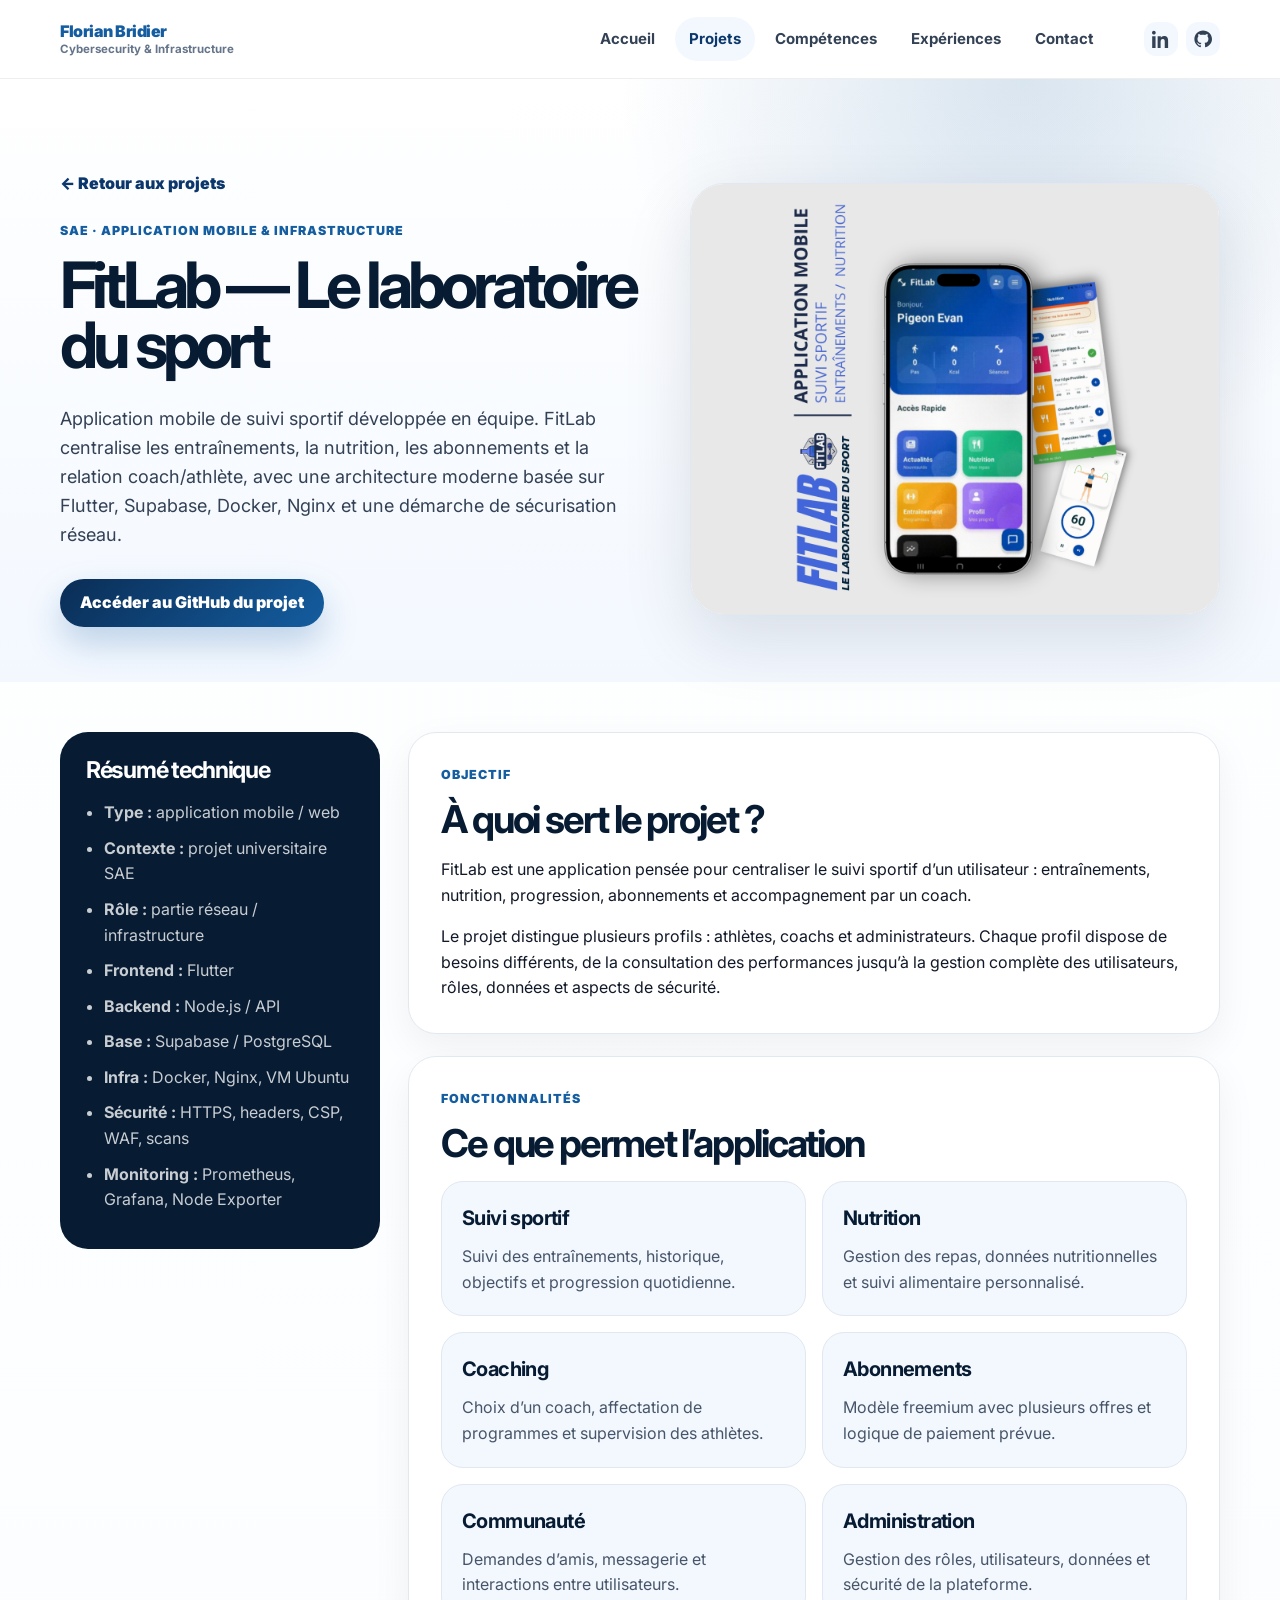
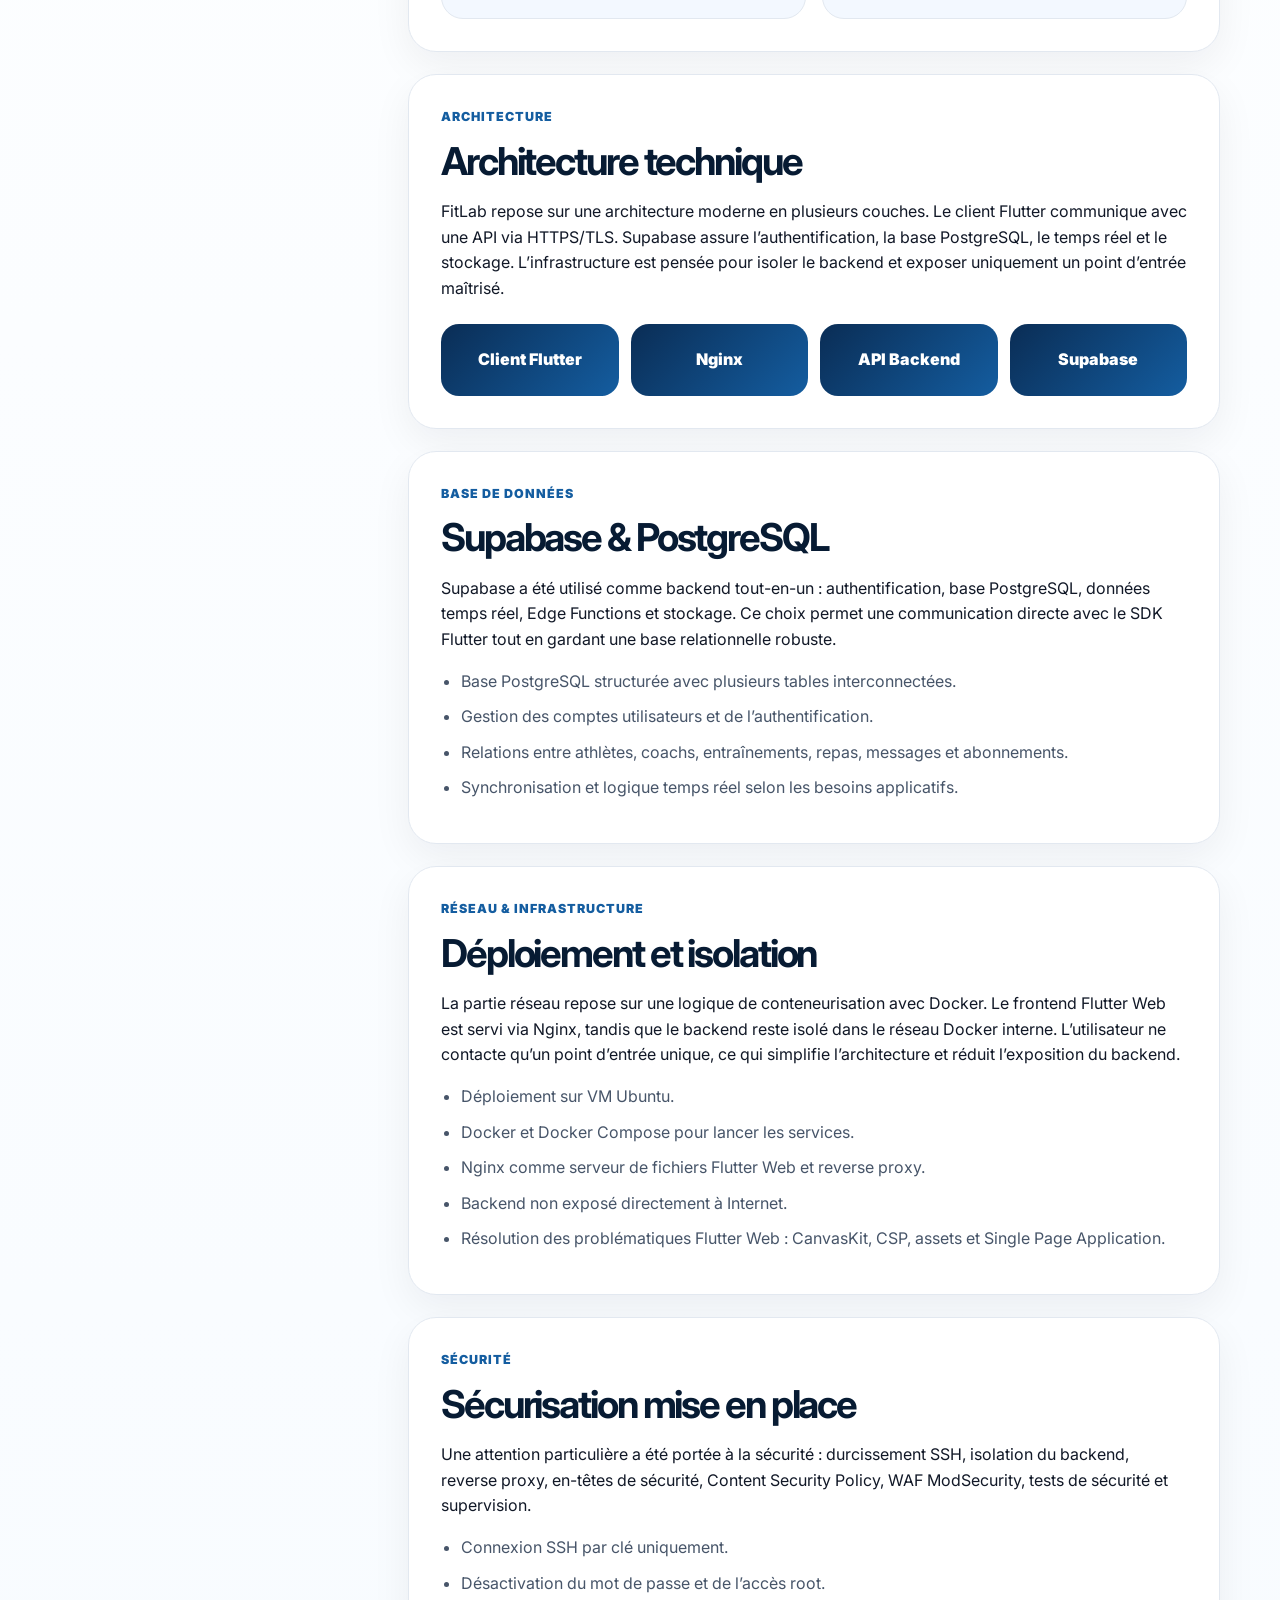
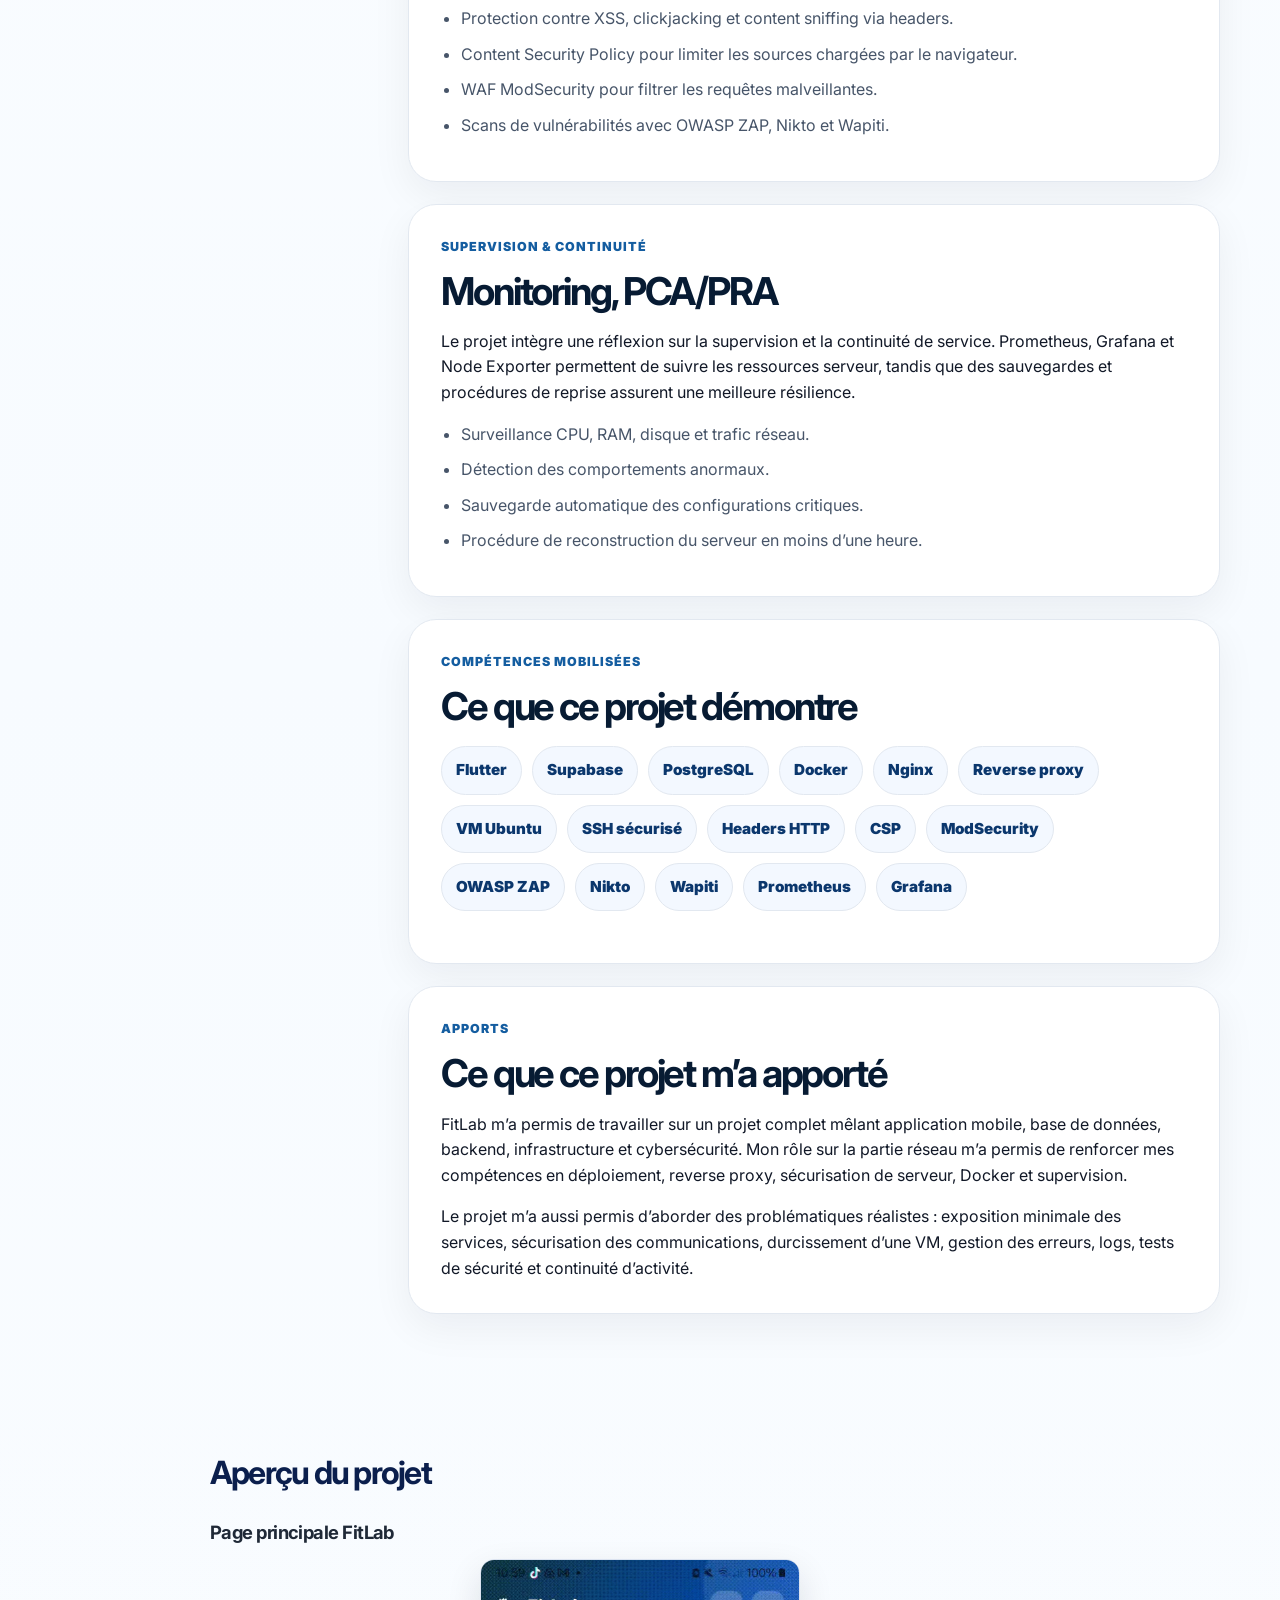
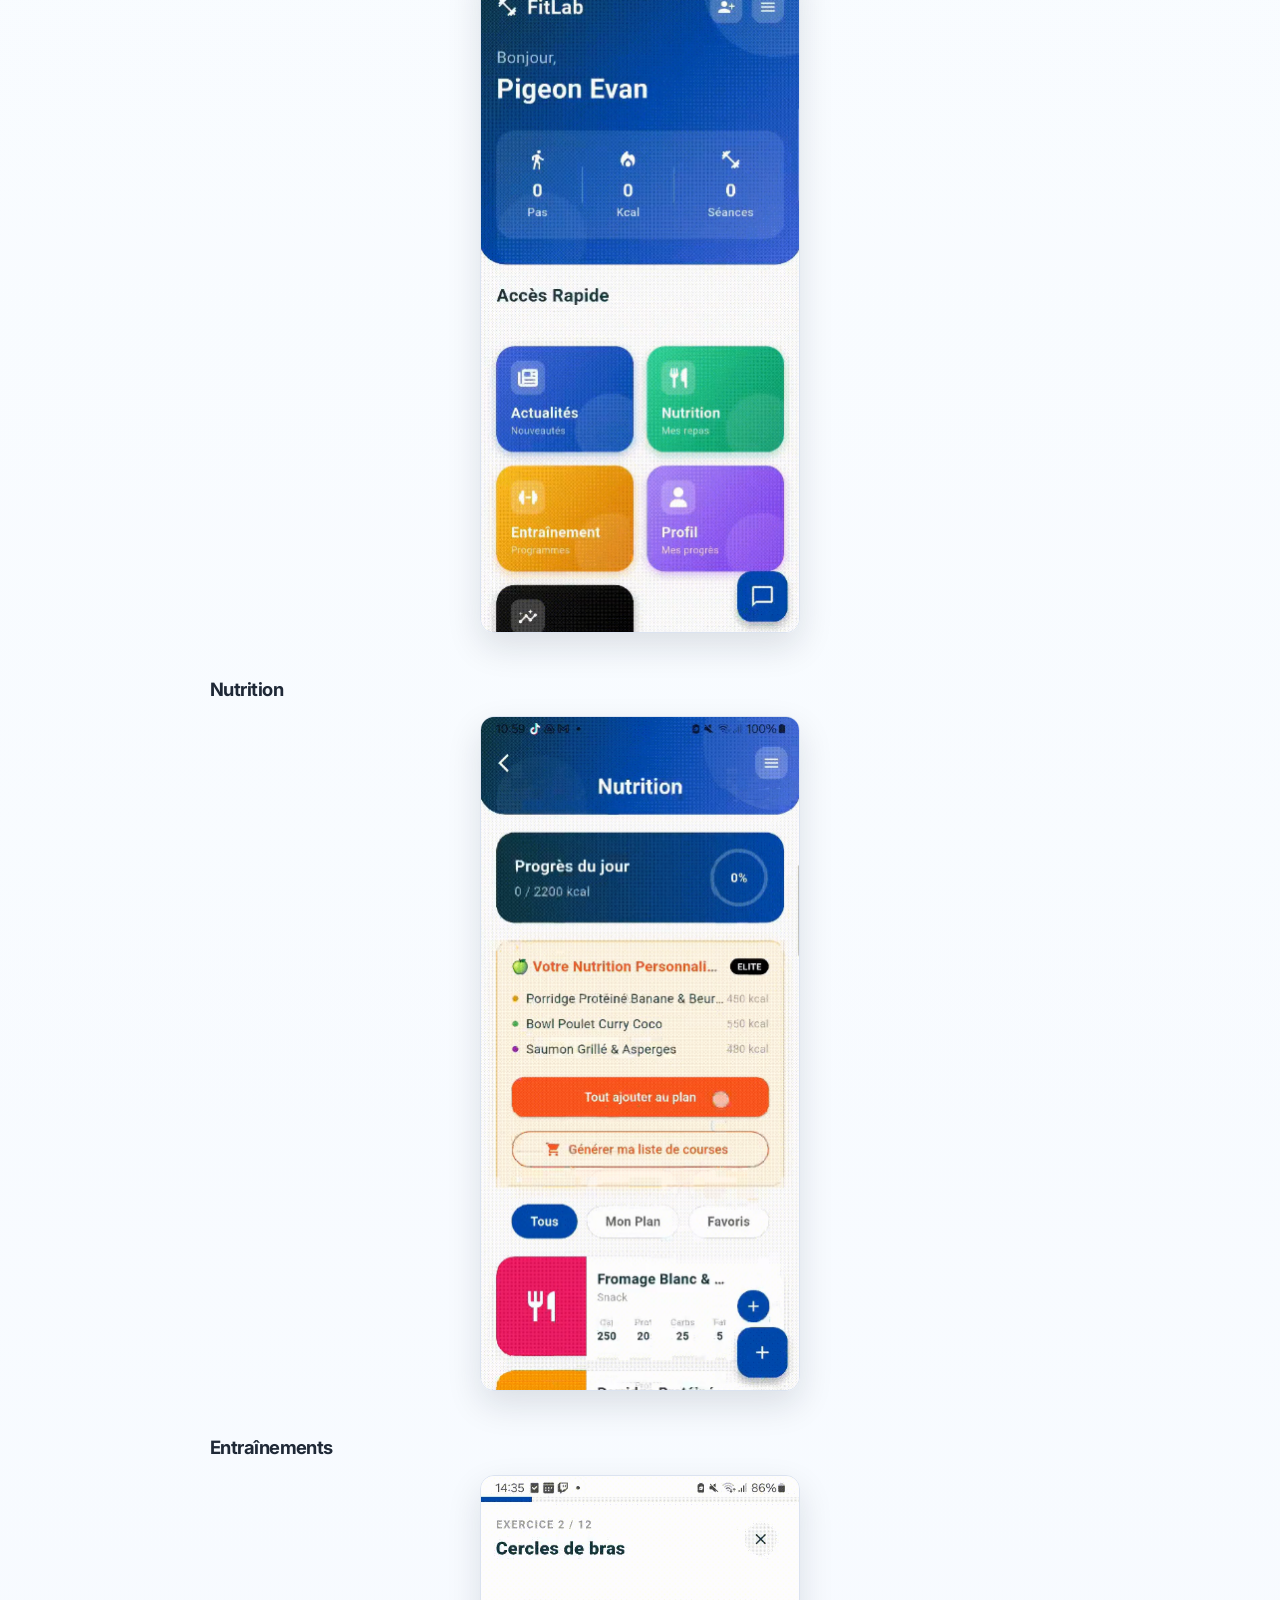
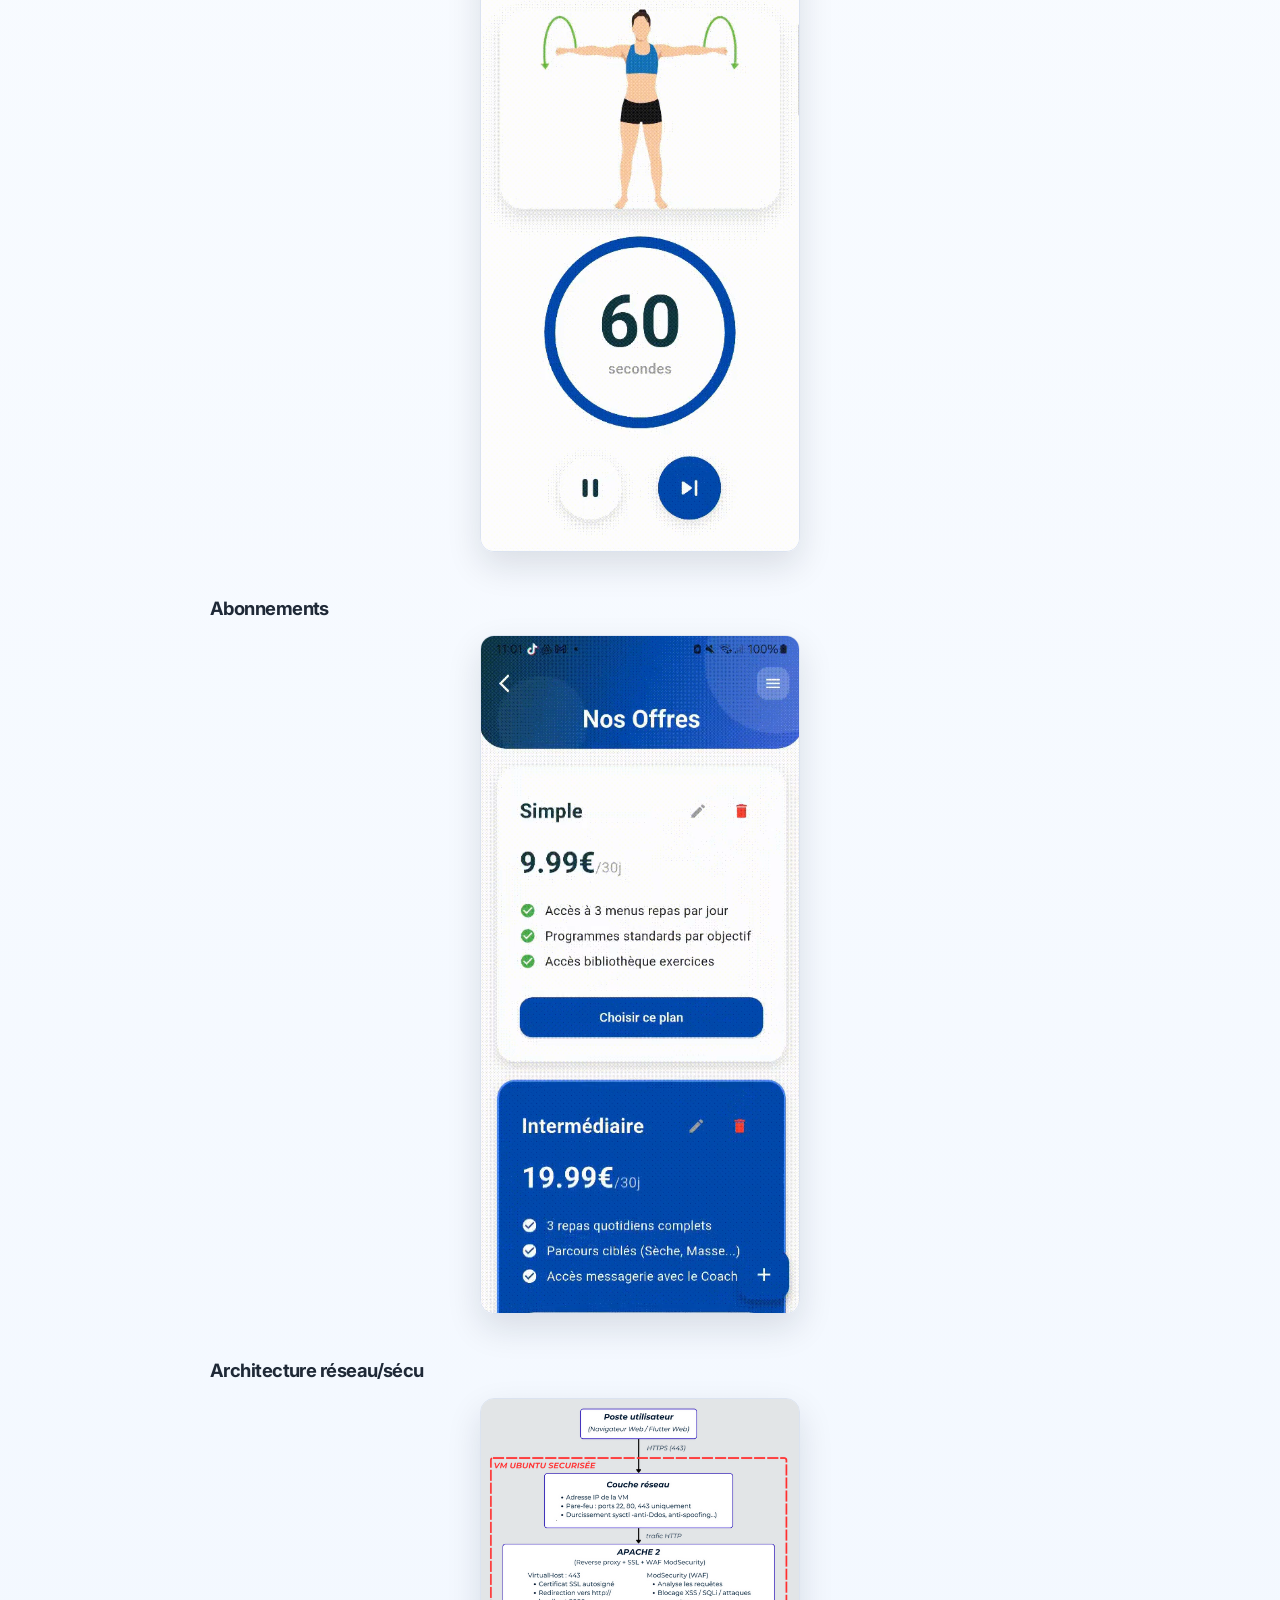
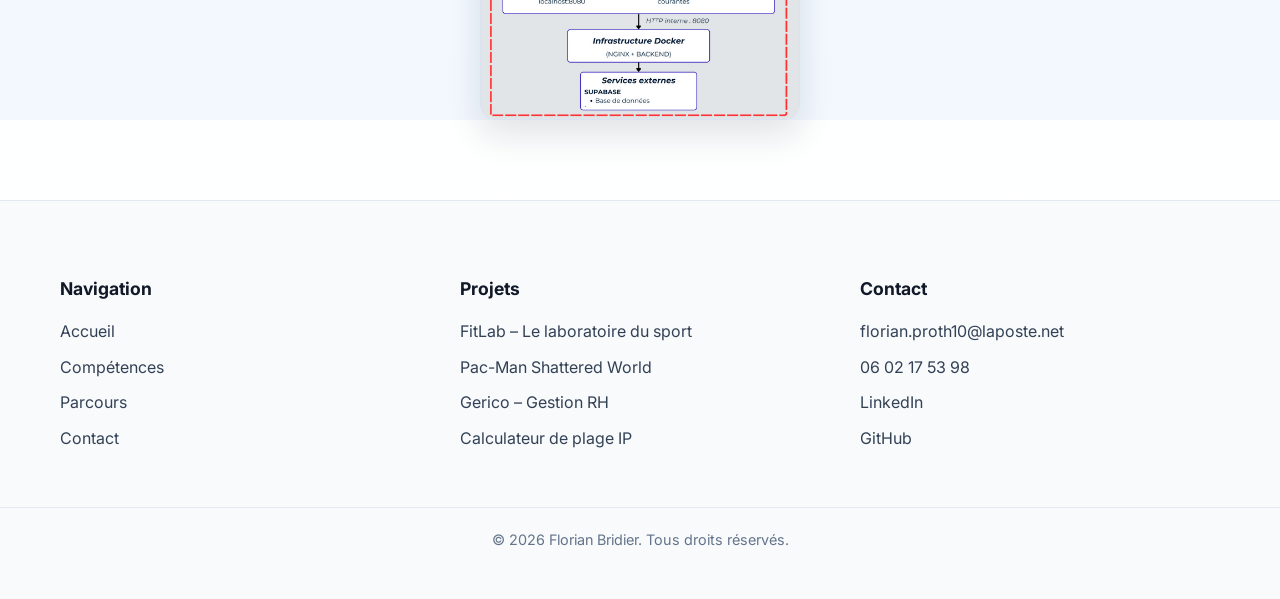
<file: projet-fitlab.html>
<!DOCTYPE html>
<html lang="fr">
<head>
  <meta charset="UTF-8" />
  <meta name="viewport" content="width=device-width, initial-scale=1.0" />

  <meta name="description" content="Projet FitLab : application mobile Flutter/Supabase avec suivi sportif, nutrition, coaching, architecture Docker/Nginx, sécurité et supervision." />

  <title>FitLab | Projet détaillé</title>

  <link rel="preconnect" href="https://fonts.googleapis.com" />
  <link rel="preconnect" href="https://fonts.gstatic.com" crossorigin />

  <link href="https://fonts.googleapis.com/css2?family=Inter:wght@400;500;600;700;800;900&display=swap" rel="stylesheet" />

  <link rel="stylesheet" href="css/styles.css" />
</head>

<body>

<header class="site-header" id="top">
  <nav class="navbar">

    <a class="brand" href="index.html" aria-label="Accueil">
      <div class="brand-text">
        <span class="brand-name">Florian Bridier</span>
        <span class="brand-sub">Cybersecurity & Infrastructure</span>
      </div>
    </a>

    <button class="nav-toggle" type="button" aria-expanded="false" aria-controls="nav-menu">
      <i></i><i></i><i></i>
    </button>

    <ul class="nav-menu" id="nav-menu">
      <li><a href="index.html">Accueil</a></li>
      <li><a href="projets.html" class="active">Projets</a></li>
      <li><a href="competences.html">Compétences</a></li>
      <li><a href="parcours.html">Expériences</a></li>
      <li><a href="contact.html">Contact</a></li>
    </ul>

    <div class="nav-socials">
      <a href="https://www.linkedin.com/in/florian-bridier-aa515a275/" target="_blank" rel="noopener" aria-label="LinkedIn">
        <svg viewBox="0 0 24 24" aria-hidden="true">
          <path d="M4.98 3.5C4.98 4.88 3.87 6 2.49 6S0 4.88 0 3.5 1.11 1 2.49 1s2.49 1.12 2.49 2.5zM.24 8.25h4.5V24H.24V8.25zM7.5 8.25h4.31v2.15h.06c.6-1.14 2.06-2.34 4.24-2.34 4.53 0 5.37 2.98 5.37 6.85V24h-4.5v-7.68c0-1.83-.03-4.18-2.55-4.18-2.55 0-2.94 1.99-2.94 4.05V24H7.5V8.25z"/>
        </svg>
      </a>

      <a href="https://github.com/FlorianBridier" target="_blank" rel="noopener" aria-label="GitHub">
        <svg viewBox="0 0 24 24" aria-hidden="true">
          <path d="M12 .5C5.65.5.5 5.65.5 12c0 5.09 3.29 9.41 7.86 10.94.57.1.78-.25.78-.56v-2.02c-3.2.7-3.87-1.38-3.87-1.38-.52-1.32-1.27-1.67-1.27-1.67-1.04-.71.08-.7.08-.7 1.15.08 1.76 1.18 1.76 1.18 1.02 1.75 2.67 1.25 3.32.96.1-.74.4-1.25.73-1.53-2.55-.29-5.23-1.27-5.23-5.64 0-1.25.45-2.27 1.18-3.07-.12-.29-.51-1.47.11-3.06 0 0 .96-.31 3.14 1.17.91-.25 1.88-.37 2.84-.37.96 0 1.93.12 2.84.37 2.18-1.48 3.14-1.17 3.14-1.17.62 1.59.23 2.77.11 3.06.73.8 1.18 1.82 1.18 3.07 0 4.38-2.68 5.35-5.24 5.64.41.35.78 1.04.78 2.1v3.12c0 .31.21.66.79.55C20.71 21.41 24 17.09 24 12 24 5.65 18.85.5 12 .5z"/>
        </svg>
      </a>
    </div>

  </nav>
</header>

  <main>

    <section class="project-detail-hero section">
      <div class="container project-detail-grid reveal">

        <div>
          <a class="back-link" href="projets.html">← Retour aux projets</a>

          <p class="eyebrow">SAE · Application mobile & infrastructure</p>

          <h1>FitLab — Le laboratoire du sport</h1>

          <p class="hero-text">
            Application mobile de suivi sportif développée en équipe. FitLab centralise les entraînements,
            la nutrition, les abonnements et la relation coach/athlète, avec une architecture moderne
            basée sur Flutter, Supabase, Docker, Nginx et une démarche de sécurisation réseau.
          </p>

          <div class="project-actions">
            <a class="btn btn-primary" href="https://github.com/FlorianBridier/FitLab-SAE" target="_blank" rel="noopener">Accéder au GitHub du projet</a>
          </div>
        </div>

        <div class="project-detail-cover">
          <img src="assets/img/fitlab.png" alt="Aperçu du projet FitLab" />
        </div>

      </div>
    </section>

    <section class="section detail-section">
      <div class="container detail-layout">

        <aside class="project-summary-card reveal">
          <h2>Résumé technique</h2>

          <ul>
            <li><strong>Type :</strong> application mobile / web</li>
            <li><strong>Contexte :</strong> projet universitaire SAE</li>
            <li><strong>Rôle :</strong> partie réseau / infrastructure</li>
            <li><strong>Frontend :</strong> Flutter</li>
            <li><strong>Backend :</strong> Node.js / API</li>
            <li><strong>Base :</strong> Supabase / PostgreSQL</li>
            <li><strong>Infra :</strong> Docker, Nginx, VM Ubuntu</li>
            <li><strong>Sécurité :</strong> HTTPS, headers, CSP, WAF, scans</li>
            <li><strong>Monitoring :</strong> Prometheus, Grafana, Node Exporter</li>
          </ul>
        </aside>

        <div class="detail-content">

          <article class="detail-block reveal">
            <p class="section-kicker">Objectif</p>

            <h2>À quoi sert le projet ?</h2>

            <p>
              FitLab est une application pensée pour centraliser le suivi sportif d’un utilisateur :
              entraînements, nutrition, progression, abonnements et accompagnement par un coach.
            </p>

            <p>
              Le projet distingue plusieurs profils : athlètes, coachs et administrateurs. Chaque profil
              dispose de besoins différents, de la consultation des performances jusqu’à la gestion complète
              des utilisateurs, rôles, données et aspects de sécurité.
            </p>
          </article>

          <article class="detail-block reveal">
            <p class="section-kicker">Fonctionnalités</p>

            <h2>Ce que permet l’application</h2>

            <div class="feature-grid">
              <div>
                <h3>Suivi sportif</h3>
                <p>Suivi des entraînements, historique, objectifs et progression quotidienne.</p>
              </div>

              <div>
                <h3>Nutrition</h3>
                <p>Gestion des repas, données nutritionnelles et suivi alimentaire personnalisé.</p>
              </div>

              <div>
                <h3>Coaching</h3>
                <p>Choix d’un coach, affectation de programmes et supervision des athlètes.</p>
              </div>

              <div>
                <h3>Abonnements</h3>
                <p>Modèle freemium avec plusieurs offres et logique de paiement prévue.</p>
              </div>

              <div>
                <h3>Communauté</h3>
                <p>Demandes d’amis, messagerie et interactions entre utilisateurs.</p>
              </div>

              <div>
                <h3>Administration</h3>
                <p>Gestion des rôles, utilisateurs, données et sécurité de la plateforme.</p>
              </div>
            </div>
          </article>

          <article class="detail-block reveal">
            <p class="section-kicker">Architecture</p>

            <h2>Architecture technique</h2>

            <p>
              FitLab repose sur une architecture moderne en plusieurs couches. Le client Flutter communique
              avec une API via HTTPS/TLS. Supabase assure l’authentification, la base PostgreSQL, le temps réel
              et le stockage. L’infrastructure est pensée pour isoler le backend et exposer uniquement un point
              d’entrée maîtrisé.
            </p>

            <div class="architecture-flow">
              <span>Client Flutter</span>
              <span>Nginx</span>
              <span>API Backend</span>
              <span>Supabase</span>
            </div>
          </article>

          <article class="detail-block reveal">
            <p class="section-kicker">Base de données</p>

            <h2>Supabase & PostgreSQL</h2>

            <p>
              Supabase a été utilisé comme backend tout-en-un : authentification, base PostgreSQL,
              données temps réel, Edge Functions et stockage. Ce choix permet une communication directe
              avec le SDK Flutter tout en gardant une base relationnelle robuste.
            </p>

            <ul class="clean-list">
              <li>Base PostgreSQL structurée avec plusieurs tables interconnectées.</li>
              <li>Gestion des comptes utilisateurs et de l’authentification.</li>
              <li>Relations entre athlètes, coachs, entraînements, repas, messages et abonnements.</li>
              <li>Synchronisation et logique temps réel selon les besoins applicatifs.</li>
            </ul>
          </article>

          <article class="detail-block reveal">
            <p class="section-kicker">Réseau & infrastructure</p>

            <h2>Déploiement et isolation</h2>

            <p>
              La partie réseau repose sur une logique de conteneurisation avec Docker. Le frontend Flutter Web
              est servi via Nginx, tandis que le backend reste isolé dans le réseau Docker interne.
              L’utilisateur ne contacte qu’un point d’entrée unique, ce qui simplifie l’architecture et réduit
              l’exposition du backend.
            </p>

            <ul class="clean-list">
              <li>Déploiement sur VM Ubuntu.</li>
              <li>Docker et Docker Compose pour lancer les services.</li>
              <li>Nginx comme serveur de fichiers Flutter Web et reverse proxy.</li>
              <li>Backend non exposé directement à Internet.</li>
              <li>Résolution des problématiques Flutter Web : CanvasKit, CSP, assets et Single Page Application.</li>
            </ul>
          </article>

          <article class="detail-block reveal">
            <p class="section-kicker">Sécurité</p>

            <h2>Sécurisation mise en place</h2>

            <p>
              Une attention particulière a été portée à la sécurité : durcissement SSH, isolation du backend,
              reverse proxy, en-têtes de sécurité, Content Security Policy, WAF ModSecurity, tests de sécurité
              et supervision.
            </p>

            <ul class="clean-list">
              <li>Connexion SSH par clé uniquement.</li>
              <li>Désactivation du mot de passe et de l’accès root.</li>
              <li>Protection contre XSS, clickjacking et content sniffing via headers.</li>
              <li>Content Security Policy pour limiter les sources chargées par le navigateur.</li>
              <li>WAF ModSecurity pour filtrer les requêtes malveillantes.</li>
              <li>Scans de vulnérabilités avec OWASP ZAP, Nikto et Wapiti.</li>
            </ul>
          </article>

          <article class="detail-block reveal">
            <p class="section-kicker">Supervision & continuité</p>

            <h2>Monitoring, PCA/PRA</h2>

            <p>
              Le projet intègre une réflexion sur la supervision et la continuité de service. Prometheus,
              Grafana et Node Exporter permettent de suivre les ressources serveur, tandis que des sauvegardes
              et procédures de reprise assurent une meilleure résilience.
            </p>

            <ul class="clean-list">
              <li>Surveillance CPU, RAM, disque et trafic réseau.</li>
              <li>Détection des comportements anormaux.</li>
              <li>Sauvegarde automatique des configurations critiques.</li>
              <li>Procédure de reconstruction du serveur en moins d’une heure.</li>
            </ul>
          </article>

          <article class="detail-block reveal">
            <p class="section-kicker">Compétences mobilisées</p>

            <h2>Ce que ce projet démontre</h2>

            <div class="tech-pills big">
              <span>Flutter</span>
              <span>Supabase</span>
              <span>PostgreSQL</span>
              <span>Docker</span>
              <span>Nginx</span>
              <span>Reverse proxy</span>
              <span>VM Ubuntu</span>
              <span>SSH sécurisé</span>
              <span>Headers HTTP</span>
              <span>CSP</span>
              <span>ModSecurity</span>
              <span>OWASP ZAP</span>
              <span>Nikto</span>
              <span>Wapiti</span>
              <span>Prometheus</span>
              <span>Grafana</span>
            </div>
          </article>

          <article class="detail-block reveal">
            <p class="section-kicker">Apports</p>

            <h2>Ce que ce projet m’a apporté</h2>

            <p>
              FitLab m’a permis de travailler sur un projet complet mêlant application mobile, base de données,
              backend, infrastructure et cybersécurité. Mon rôle sur la partie réseau m’a permis de renforcer mes
              compétences en déploiement, reverse proxy, sécurisation de serveur, Docker et supervision.
            </p>

            <p>
              Le projet m’a aussi permis d’aborder des problématiques réalistes : exposition minimale des services,
              sécurisation des communications, durcissement d’une VM, gestion des erreurs, logs, tests de sécurité
              et continuité d’activité.
            </p>
          </article>

        </div>
      </div>
    </section>

    <section class="screenshots-section">
      <div class="screenshots-container">

        <h2>Aperçu du projet</h2>

        <div class="screenshot-block mobile">
          <h3>Page principale FitLab</h3>
          <img src="assets/img/fitlab/menu.png" alt="Présentation FitLab" />
        </div>

        <div class="screenshot-block mobile">
          <h3>Nutrition</h3>
          <img src="assets/img/fitlab/nutrition.png" alt="Interface nutrition FitLab" />
        </div>

        <div class="screenshot-block mobile">
          <h3>Entraînements</h3>
          <img src="assets/img/fitlab/entrainements.png" alt="Interface entraînements FitLab" />
        </div>

        <div class="screenshot-block mobile">
          <h3>Abonnements</h3>
          <img src="assets/img/fitlab/abonnements.png" alt="Interface abonnements FitLab" />
        </div>


        <div class="screenshot-block mobile">
          <h3>Architecture réseau/sécu</h3>
          <img src="assets/img/fitlab/reseau.png" alt="Infrastructure réseau FitLab" />
        </div>

      </div>
    </section>

  </main>

<footer class="footer">
  <div class="container footer-grid">

    <!-- NAVIGATION -->
    <div class="footer-col">
      <h4>Navigation</h4>
      <ul>
        <li><a href="index.html">Accueil</a></li>
        <li><a href="competences.html">Compétences</a></li>
        <li><a href="parcours.html">Parcours</a></li>
        <li><a href="contact.html">Contact</a></li>
      </ul>
    </div>

    <!-- PROJETS -->
    <div class="footer-col">
      <h4>Projets</h4>
      <ul>
        <li><a href="projet-fitlab.html">FitLab – Le laboratoire du sport</a></li>
        <li><a href="projet-pacman.html">Pac-Man Shattered World</a></li>
        <li><a href="projet-gerico.html">Gerico – Gestion RH</a></li>
        <li><a href="projet-calculateur-reseau.html">Calculateur de plage IP</a></li>
      </ul>
    </div>

    <!-- CONTACT -->
    <div class="footer-col">
      <h4>Contact</h4>
      <ul>
        <li><a href="mailto:florian.proth10@laposte.net">florian.proth10@laposte.net</a></li>
        <li><a href="tel:+33602175398">06 02 17 53 98</a></li>
        <li><a href="https://www.linkedin.com/in/florian-bridier-aa515a275/">LinkedIn</a></li>
        <li><a href="https://github.com/FlorianBridier">GitHub</a></li>
      </ul>
    </div>

  </div>

  <!-- BAS -->
  <div class="footer-bottom">
    <p>© <span id="year"></span> Florian Bridier. Tous droits réservés.</p>
  </div>
</footer>

  <script src="js/script.js"></script>
</body>
</html>
</file>
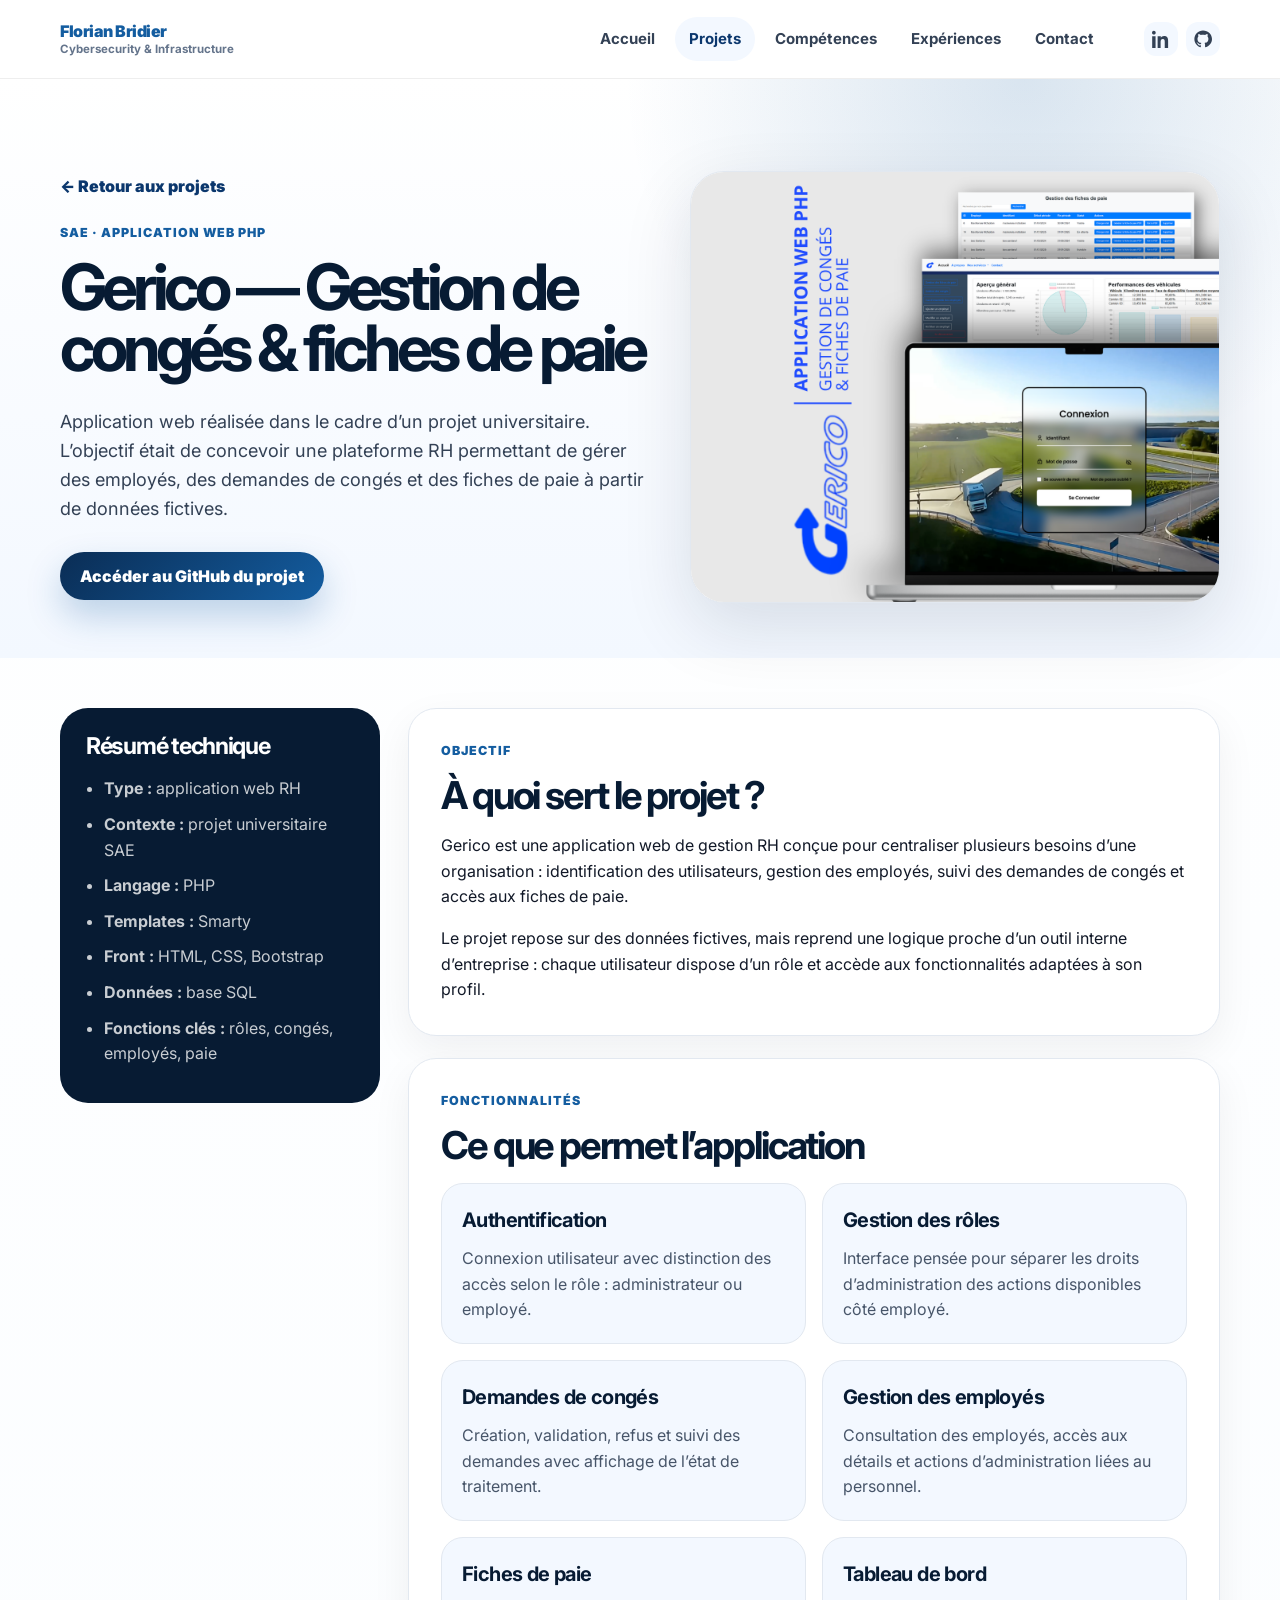
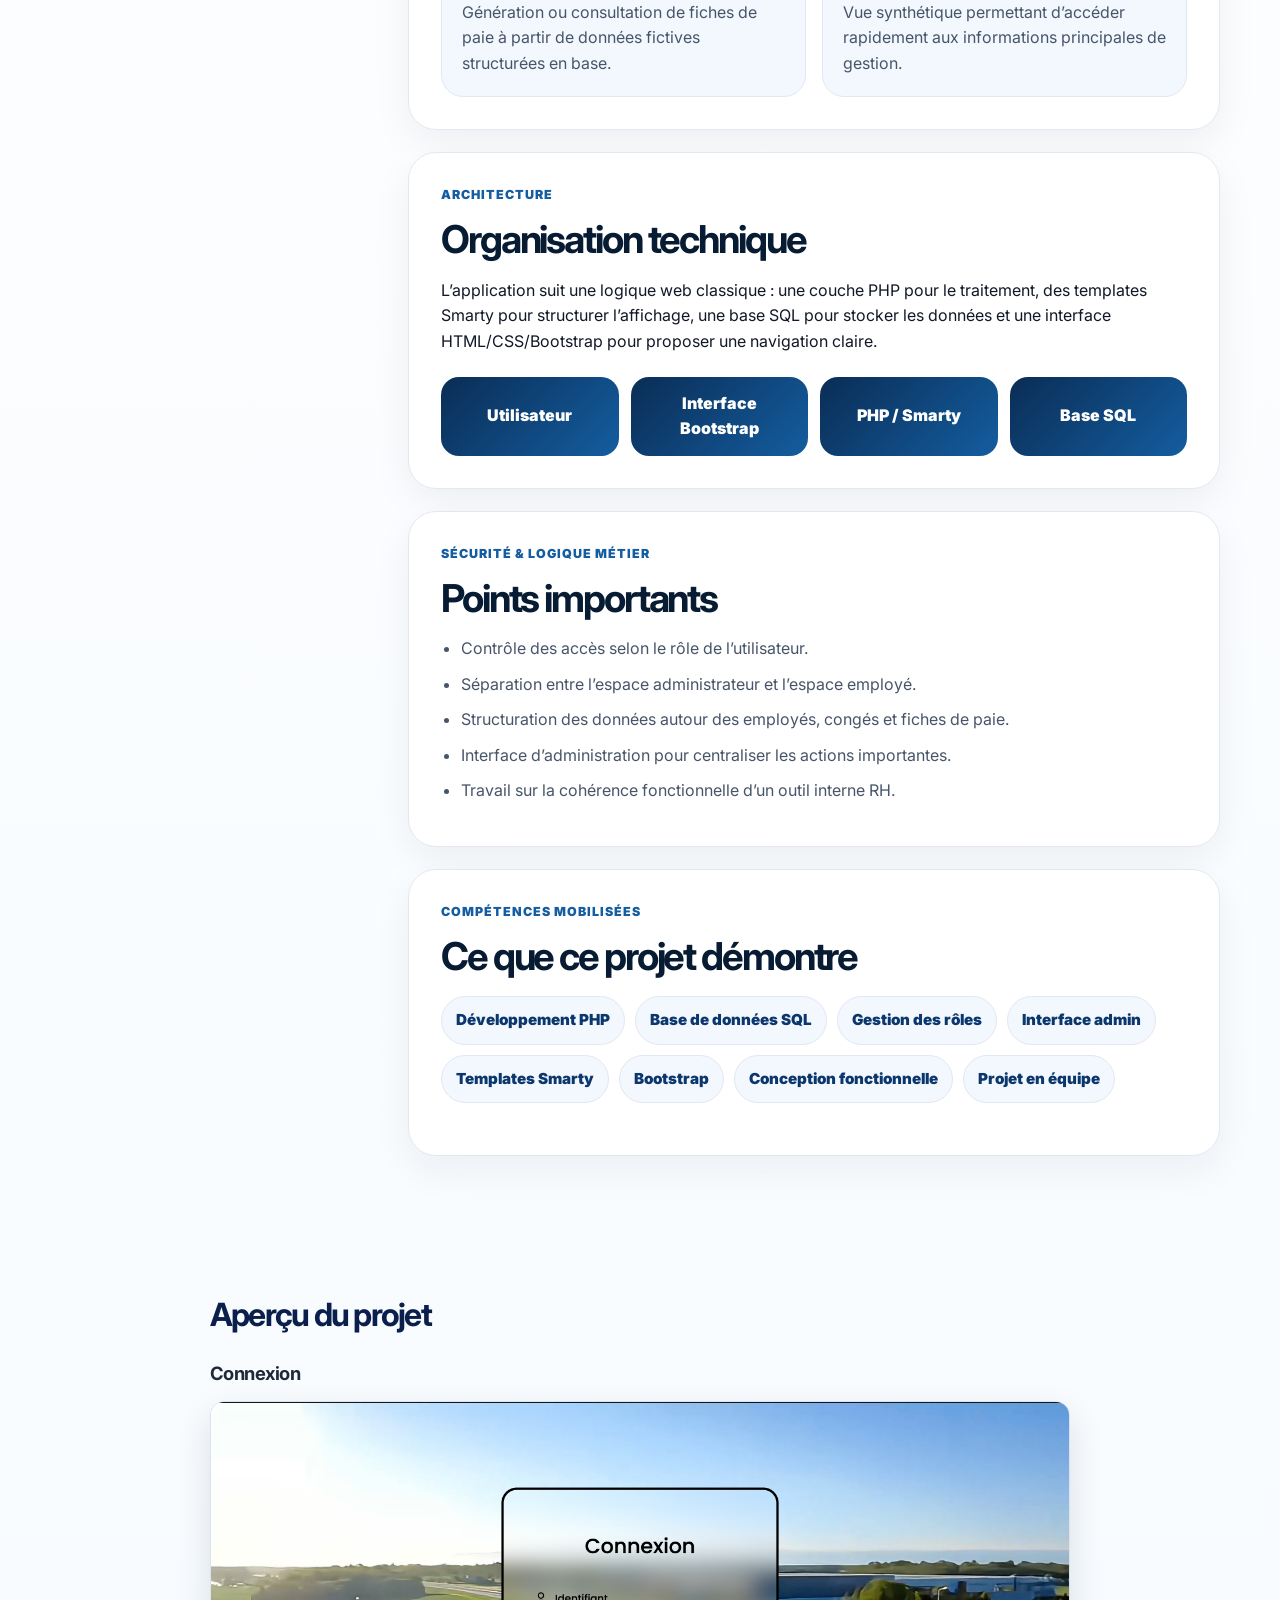
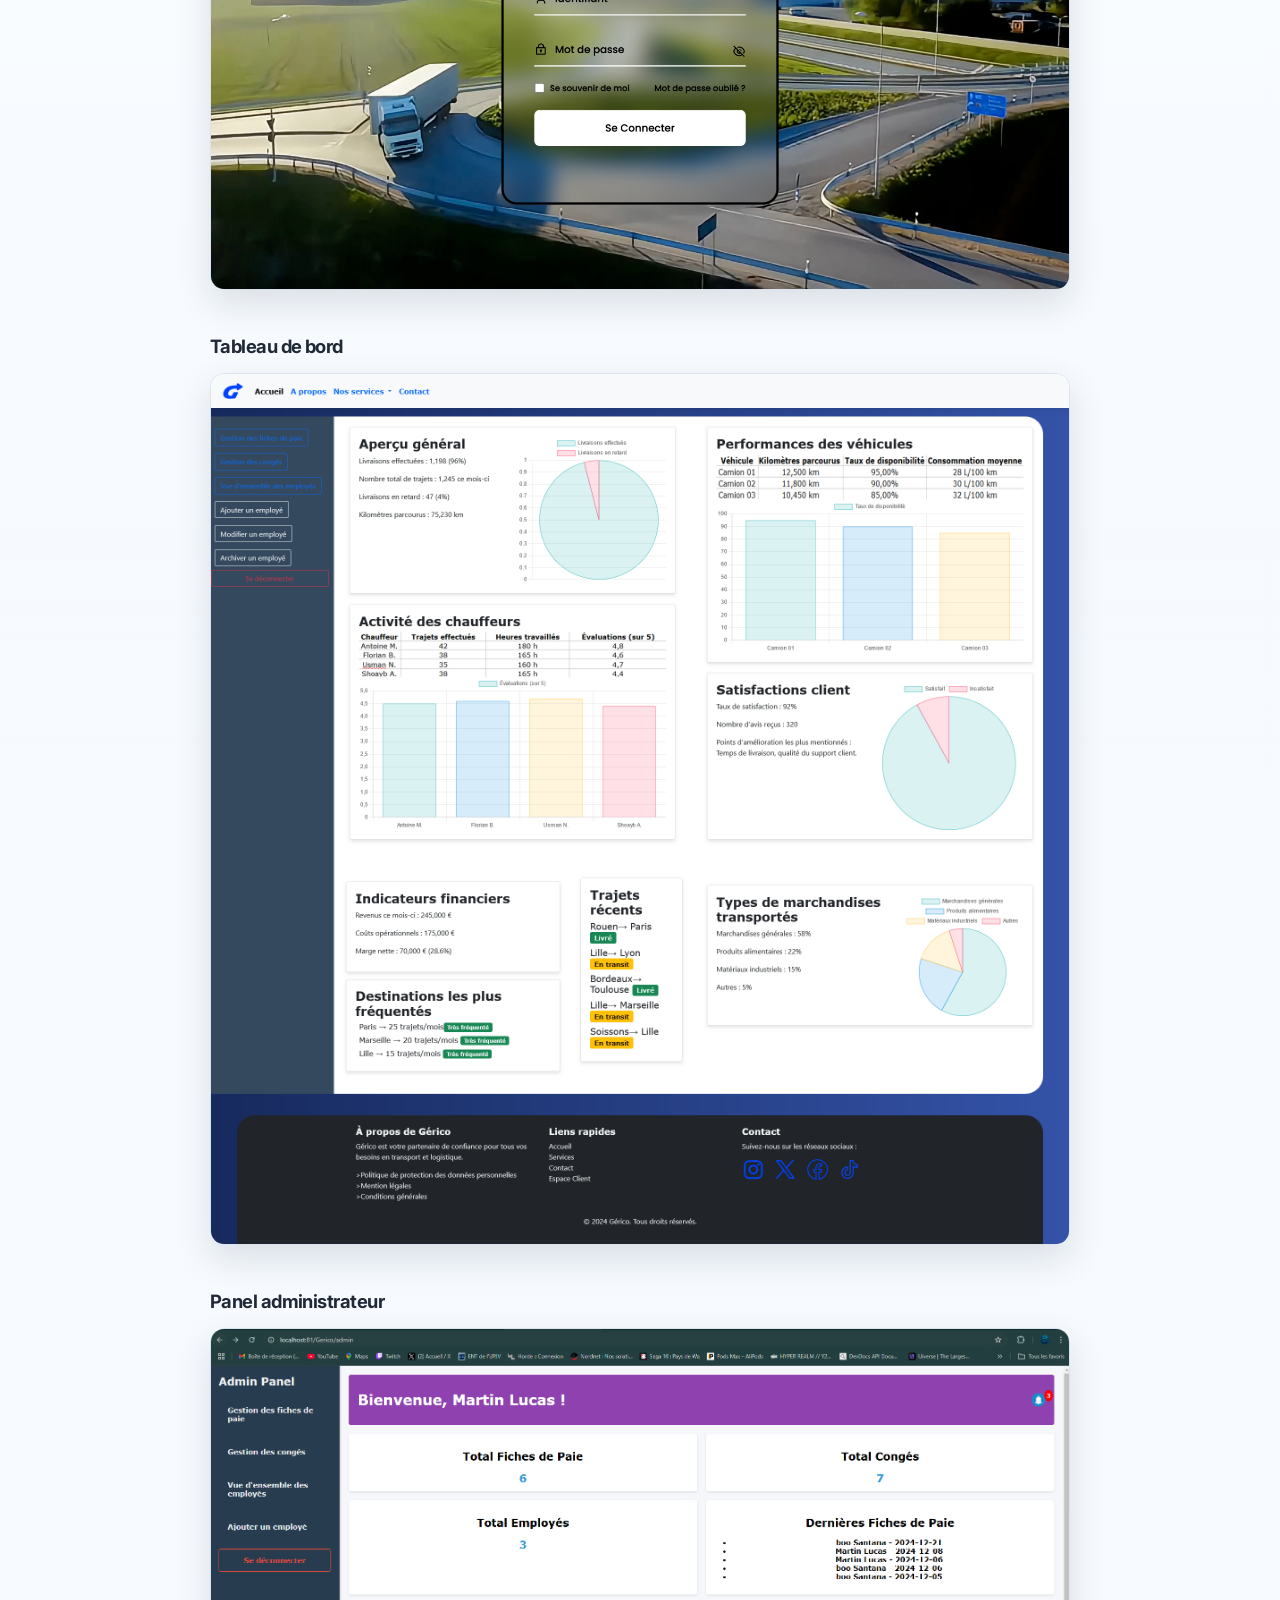
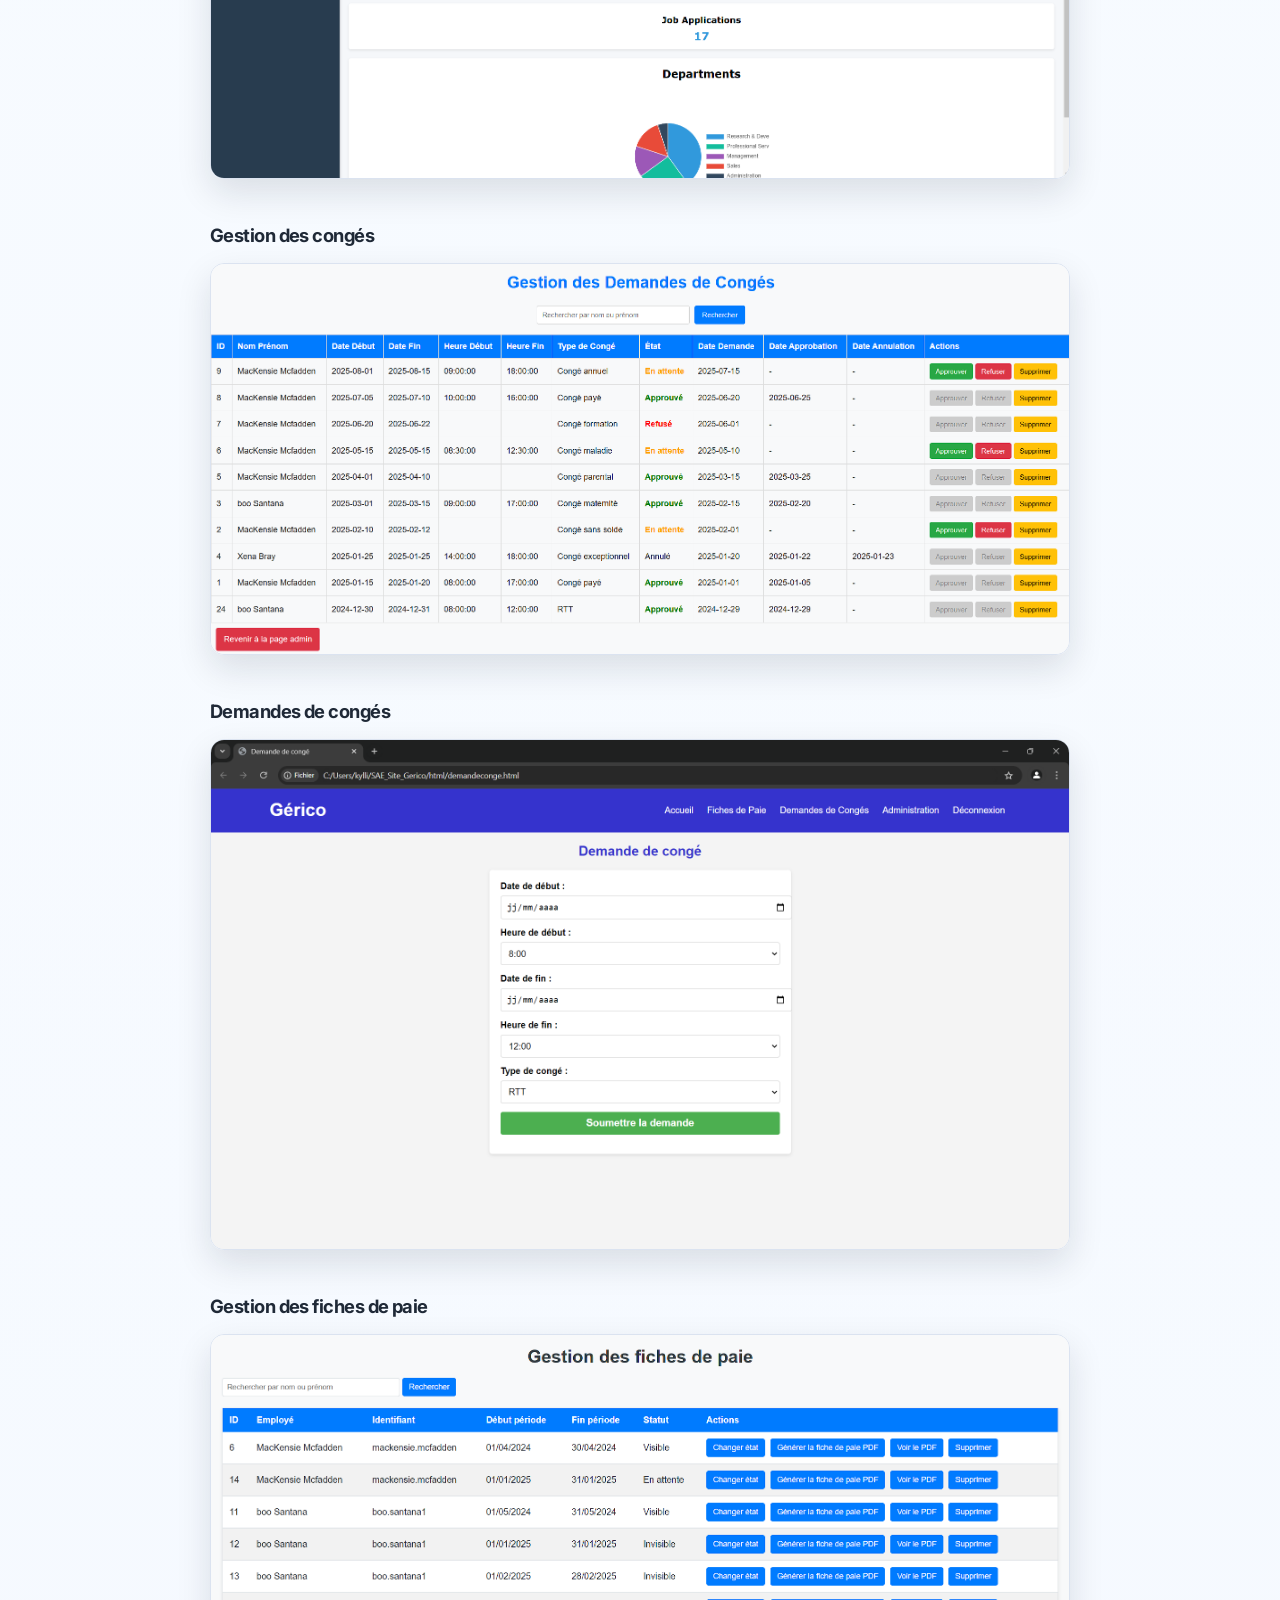
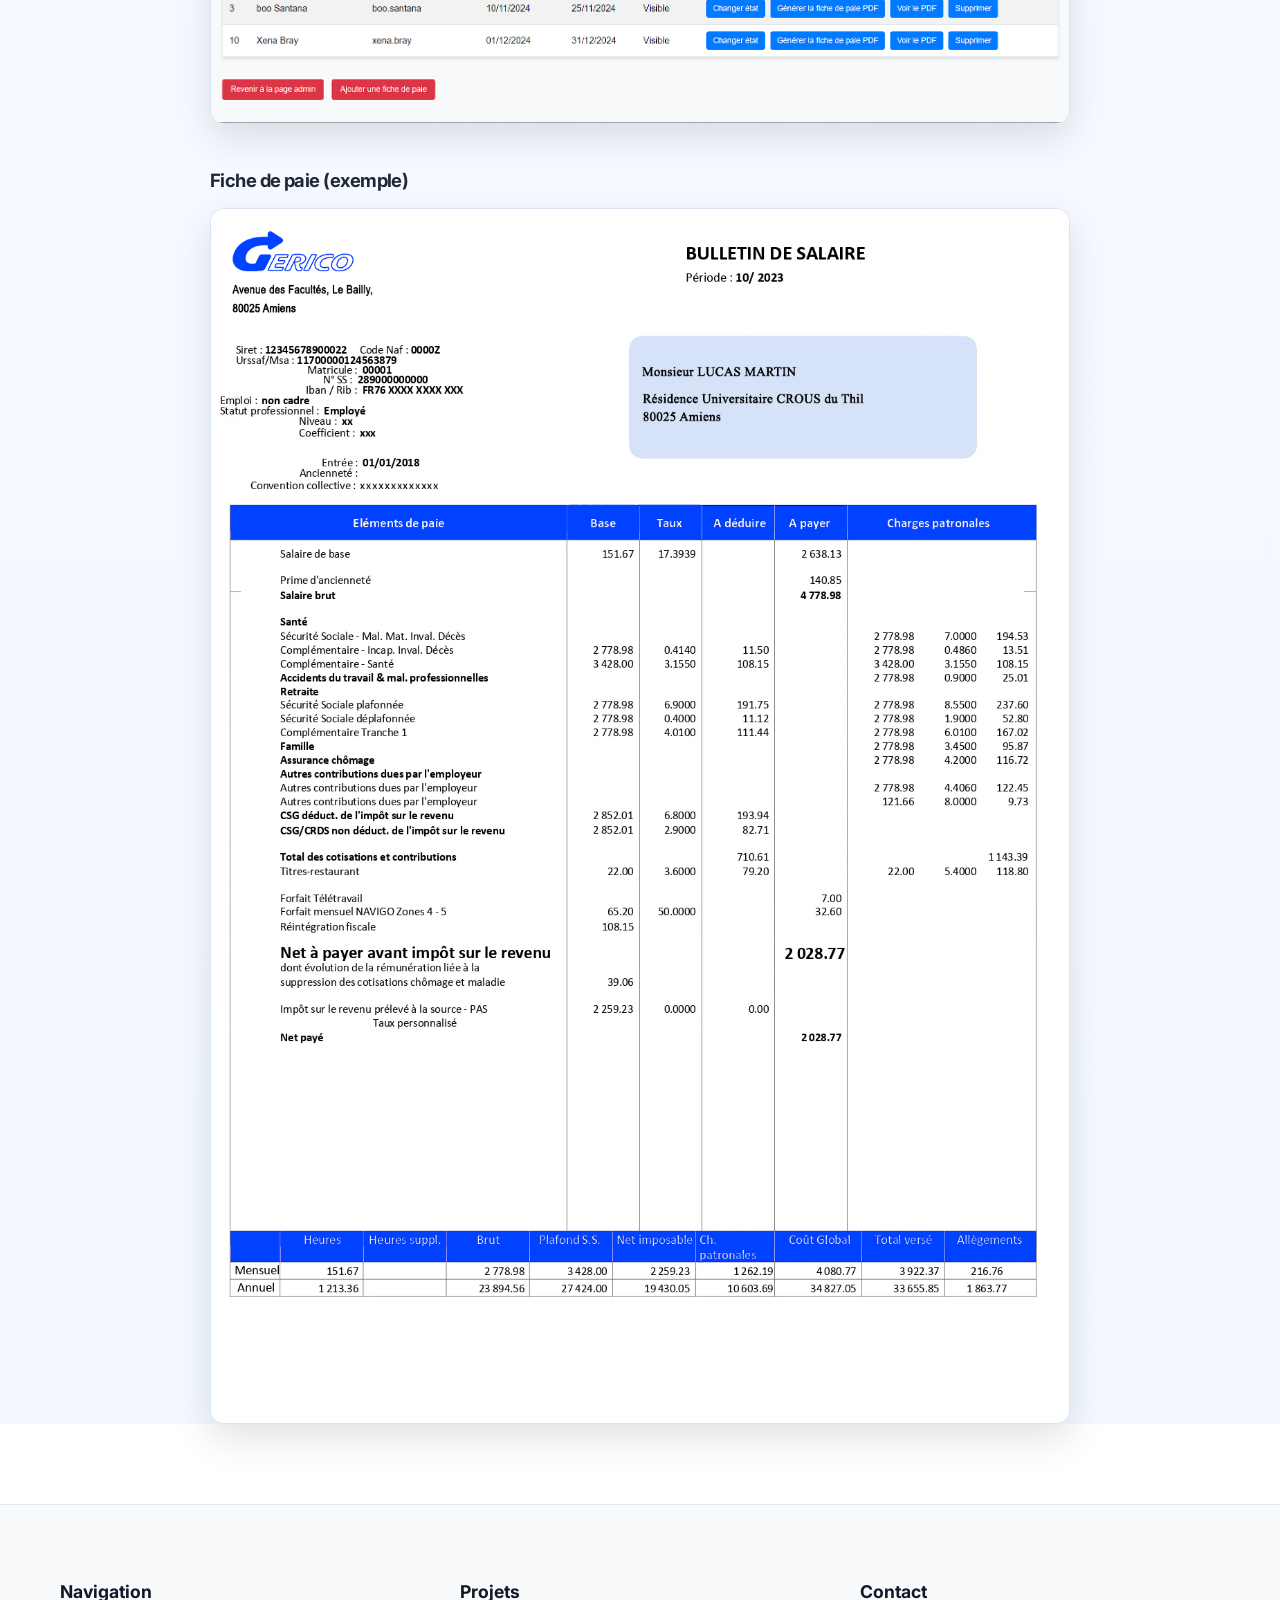
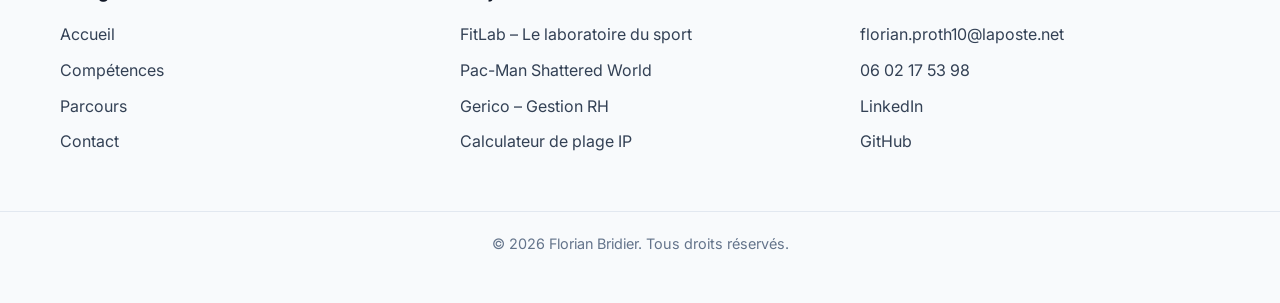
<file: projet-gerico.html>
<!DOCTYPE html>
<html lang="fr">
<head>
  <meta charset="UTF-8" />
  <meta name="viewport" content="width=device-width, initial-scale=1.0" />
  <meta name="description" content="Projet Gerico : application web PHP de gestion RH, congés, employés et fiches de paie." />
  <title>Gerico | Projet détaillé</title>
  <link rel="preconnect" href="https://fonts.googleapis.com" />
  <link rel="preconnect" href="https://fonts.gstatic.com" crossorigin />
  <link href="https://fonts.googleapis.com/css2?family=Inter:wght@400;500;600;700;800;900&display=swap" rel="stylesheet" />
  <link rel="stylesheet" href="css/styles.css" />
</head>
<body>
<header class="site-header" id="top">
  <nav class="navbar">

    <a class="brand" href="index.html" aria-label="Accueil">
      <div class="brand-text">
        <span class="brand-name">Florian Bridier</span>
        <span class="brand-sub">Cybersecurity & Infrastructure</span>
      </div>
    </a>

    <button class="nav-toggle" type="button" aria-expanded="false" aria-controls="nav-menu">
      <i></i><i></i><i></i>
    </button>

    <ul class="nav-menu" id="nav-menu">
      <li><a href="index.html">Accueil</a></li>
      <li><a href="projets.html" class="active">Projets</a></li>
      <li><a href="competences.html">Compétences</a></li>
      <li><a href="parcours.html">Expériences</a></li>
      <li><a href="contact.html">Contact</a></li>
    </ul>

    <div class="nav-socials">
      <a href="https://www.linkedin.com/in/florian-bridier-aa515a275/" target="_blank" rel="noopener" aria-label="LinkedIn">
        <svg viewBox="0 0 24 24" aria-hidden="true">
          <path d="M4.98 3.5C4.98 4.88 3.87 6 2.49 6S0 4.88 0 3.5 1.11 1 2.49 1s2.49 1.12 2.49 2.5zM.24 8.25h4.5V24H.24V8.25zM7.5 8.25h4.31v2.15h.06c.6-1.14 2.06-2.34 4.24-2.34 4.53 0 5.37 2.98 5.37 6.85V24h-4.5v-7.68c0-1.83-.03-4.18-2.55-4.18-2.55 0-2.94 1.99-2.94 4.05V24H7.5V8.25z"/>
        </svg>
      </a>

      <a href="https://github.com/FlorianBridier" target="_blank" rel="noopener" aria-label="GitHub">
        <svg viewBox="0 0 24 24" aria-hidden="true">
          <path d="M12 .5C5.65.5.5 5.65.5 12c0 5.09 3.29 9.41 7.86 10.94.57.1.78-.25.78-.56v-2.02c-3.2.7-3.87-1.38-3.87-1.38-.52-1.32-1.27-1.67-1.27-1.67-1.04-.71.08-.7.08-.7 1.15.08 1.76 1.18 1.76 1.18 1.02 1.75 2.67 1.25 3.32.96.1-.74.4-1.25.73-1.53-2.55-.29-5.23-1.27-5.23-5.64 0-1.25.45-2.27 1.18-3.07-.12-.29-.51-1.47.11-3.06 0 0 .96-.31 3.14 1.17.91-.25 1.88-.37 2.84-.37.96 0 1.93.12 2.84.37 2.18-1.48 3.14-1.17 3.14-1.17.62 1.59.23 2.77.11 3.06.73.8 1.18 1.82 1.18 3.07 0 4.38-2.68 5.35-5.24 5.64.41.35.78 1.04.78 2.1v3.12c0 .31.21.66.79.55C20.71 21.41 24 17.09 24 12 24 5.65 18.85.5 12 .5z"/>
        </svg>
      </a>
    </div>

  </nav>
</header>

  <main>
    <section class="project-detail-hero section">
      <div class="container project-detail-grid reveal">
        <div>
          <a class="back-link" href="projets.html">← Retour aux projets</a>
          <p class="eyebrow">SAE · Application web PHP</p>
          <h1>Gerico — Gestion de congés & fiches de paie</h1>
          <p class="hero-text">Application web réalisée dans le cadre d’un projet universitaire. L’objectif était de concevoir une plateforme RH permettant de gérer des employés, des demandes de congés et des fiches de paie à partir de données fictives.</p>
          <div class="project-actions">
            <a class="btn btn-primary" href="https://github.com/FlorianBridier/Gerico-SAE" target="_blank" rel="noopener">Accéder au GitHub du projet</a>
          </div>
        </div>
        <div class="project-detail-cover">
          <img src="assets/img/gerico.png" alt="Interface du projet Gerico" />
        </div>
      </div>
    </section>

    <section class="section detail-section">
      <div class="container detail-layout">
        <aside class="project-summary-card reveal">
          <h2>Résumé technique</h2>
          <ul>
            <li><strong>Type :</strong> application web RH</li>
            <li><strong>Contexte :</strong> projet universitaire SAE</li>
            <li><strong>Langage :</strong> PHP</li>
            <li><strong>Templates :</strong> Smarty</li>
            <li><strong>Front :</strong> HTML, CSS, Bootstrap</li>
            <li><strong>Données :</strong> base SQL</li>
            <li><strong>Fonctions clés :</strong> rôles, congés, employés, paie</li>
          </ul>
        </aside>

        <div class="detail-content">
          <article class="detail-block reveal">
            <p class="section-kicker">Objectif</p>
            <h2>À quoi sert le projet ?</h2>
            <p>Gerico est une application web de gestion RH conçue pour centraliser plusieurs besoins d’une organisation : identification des utilisateurs, gestion des employés, suivi des demandes de congés et accès aux fiches de paie.</p>
            <p>Le projet repose sur des données fictives, mais reprend une logique proche d’un outil interne d’entreprise : chaque utilisateur dispose d’un rôle et accède aux fonctionnalités adaptées à son profil.</p>
          </article>

          <article class="detail-block reveal">
            <p class="section-kicker">Fonctionnalités</p>
            <h2>Ce que permet l’application</h2>
            <div class="feature-grid">
              <div><h3>Authentification</h3><p>Connexion utilisateur avec distinction des accès selon le rôle : administrateur ou employé.</p></div>
              <div><h3>Gestion des rôles</h3><p>Interface pensée pour séparer les droits d’administration des actions disponibles côté employé.</p></div>
              <div><h3>Demandes de congés</h3><p>Création, validation, refus et suivi des demandes avec affichage de l’état de traitement.</p></div>
              <div><h3>Gestion des employés</h3><p>Consultation des employés, accès aux détails et actions d’administration liées au personnel.</p></div>
              <div><h3>Fiches de paie</h3><p>Génération ou consultation de fiches de paie à partir de données fictives structurées en base.</p></div>
              <div><h3>Tableau de bord</h3><p>Vue synthétique permettant d’accéder rapidement aux informations principales de gestion.</p></div>
            </div>
          </article>

          <article class="detail-block reveal">
            <p class="section-kicker">Architecture</p>
            <h2>Organisation technique</h2>
            <p>L’application suit une logique web classique : une couche PHP pour le traitement, des templates Smarty pour structurer l’affichage, une base SQL pour stocker les données et une interface HTML/CSS/Bootstrap pour proposer une navigation claire.</p>
            <div class="architecture-flow">
              <span>Utilisateur</span>
              <span>Interface Bootstrap</span>
              <span>PHP / Smarty</span>
              <span>Base SQL</span>
            </div>
          </article>

          <article class="detail-block reveal">
            <p class="section-kicker">Sécurité & logique métier</p>
            <h2>Points importants</h2>
            <ul class="clean-list">
              <li>Contrôle des accès selon le rôle de l’utilisateur.</li>
              <li>Séparation entre l’espace administrateur et l’espace employé.</li>
              <li>Structuration des données autour des employés, congés et fiches de paie.</li>
              <li>Interface d’administration pour centraliser les actions importantes.</li>
              <li>Travail sur la cohérence fonctionnelle d’un outil interne RH.</li>
            </ul>
          </article>

          <article class="detail-block reveal">
            <p class="section-kicker">Compétences mobilisées</p>
            <h2>Ce que ce projet démontre</h2>
            <div class="tech-pills big">
              <span>Développement PHP</span>
              <span>Base de données SQL</span>
              <span>Gestion des rôles</span>
              <span>Interface admin</span>
              <span>Templates Smarty</span>
              <span>Bootstrap</span>
              <span>Conception fonctionnelle</span>
              <span>Projet en équipe</span>
            </div>
          </article>
        </div>
      </div>
    </section>

    <section class="screenshots-section">

  <div class="screenshots-container"> <!-- AJOUT ICI -->

    <h2>Aperçu du projet</h2>

    <div class="screenshot-block">
      <h3>Connexion</h3>
      <img src="assets/img/gerico/connexion.png">
    </div>

    <div class="screenshot-block">
      <h3>Tableau de bord</h3>
      <img src="assets/img/gerico/dashboard.png">
    </div>

    <div class="screenshot-block">
      <h3>Panel administrateur</h3>
      <img src="assets/img/gerico/admin-panel.png">
    </div>

    <div class="screenshot-block">
      <h3>Gestion des congés</h3>
      <img src="assets/img/gerico/gestionconge.png">
    </div>

    <div class="screenshot-block">
      <h3>Demandes de congés</h3>
      <img src="assets/img/gerico/demandeconge.png">
    </div>

    <div class="screenshot-block">
      <h3>Gestion des fiches de paie</h3>
      <img src="assets/img/gerico/gestionfiche.png">
    </div>

    <div class="screenshot-block">
      <h3>Fiche de paie (exemple)</h3>
      <img src="assets/img/gerico/fichedepaie.png">
    </div>

  </div> <!-- FIN container -->

</section>
  </main>

<footer class="footer">
  <div class="container footer-grid">

    <!-- NAVIGATION -->
    <div class="footer-col">
      <h4>Navigation</h4>
      <ul>
        <li><a href="index.html">Accueil</a></li>
        <li><a href="competences.html">Compétences</a></li>
        <li><a href="parcours.html">Parcours</a></li>
        <li><a href="contact.html">Contact</a></li>
      </ul>
    </div>

    <!-- PROJETS -->
    <div class="footer-col">
      <h4>Projets</h4>
      <ul>
        <li><a href="projet-fitlab.html">FitLab – Le laboratoire du sport</a></li>
        <li><a href="projet-pacman.html">Pac-Man Shattered World</a></li>
        <li><a href="projet-gerico.html">Gerico – Gestion RH</a></li>
        <li><a href="projet-calculateur-reseau.html">Calculateur de plage IP</a></li>
      </ul>
    </div>

    <!-- CONTACT -->
    <div class="footer-col">
      <h4>Contact</h4>
      <ul>
        <li><a href="mailto:florian.proth10@laposte.net">florian.proth10@laposte.net</a></li>
        <li><a href="tel:+33602175398">06 02 17 53 98</a></li>
        <li><a href="https://www.linkedin.com/in/florian-bridier-aa515a275/">LinkedIn</a></li>
        <li><a href="https://github.com/FlorianBridier">GitHub</a></li>
      </ul>
    </div>

  </div>

  <!-- BAS -->
  <div class="footer-bottom">
    <p>© <span id="year"></span> Florian Bridier. Tous droits réservés.</p>
  </div>
</footer>
  <script src="js/script.js"></script>
</body>
</html>
</file>
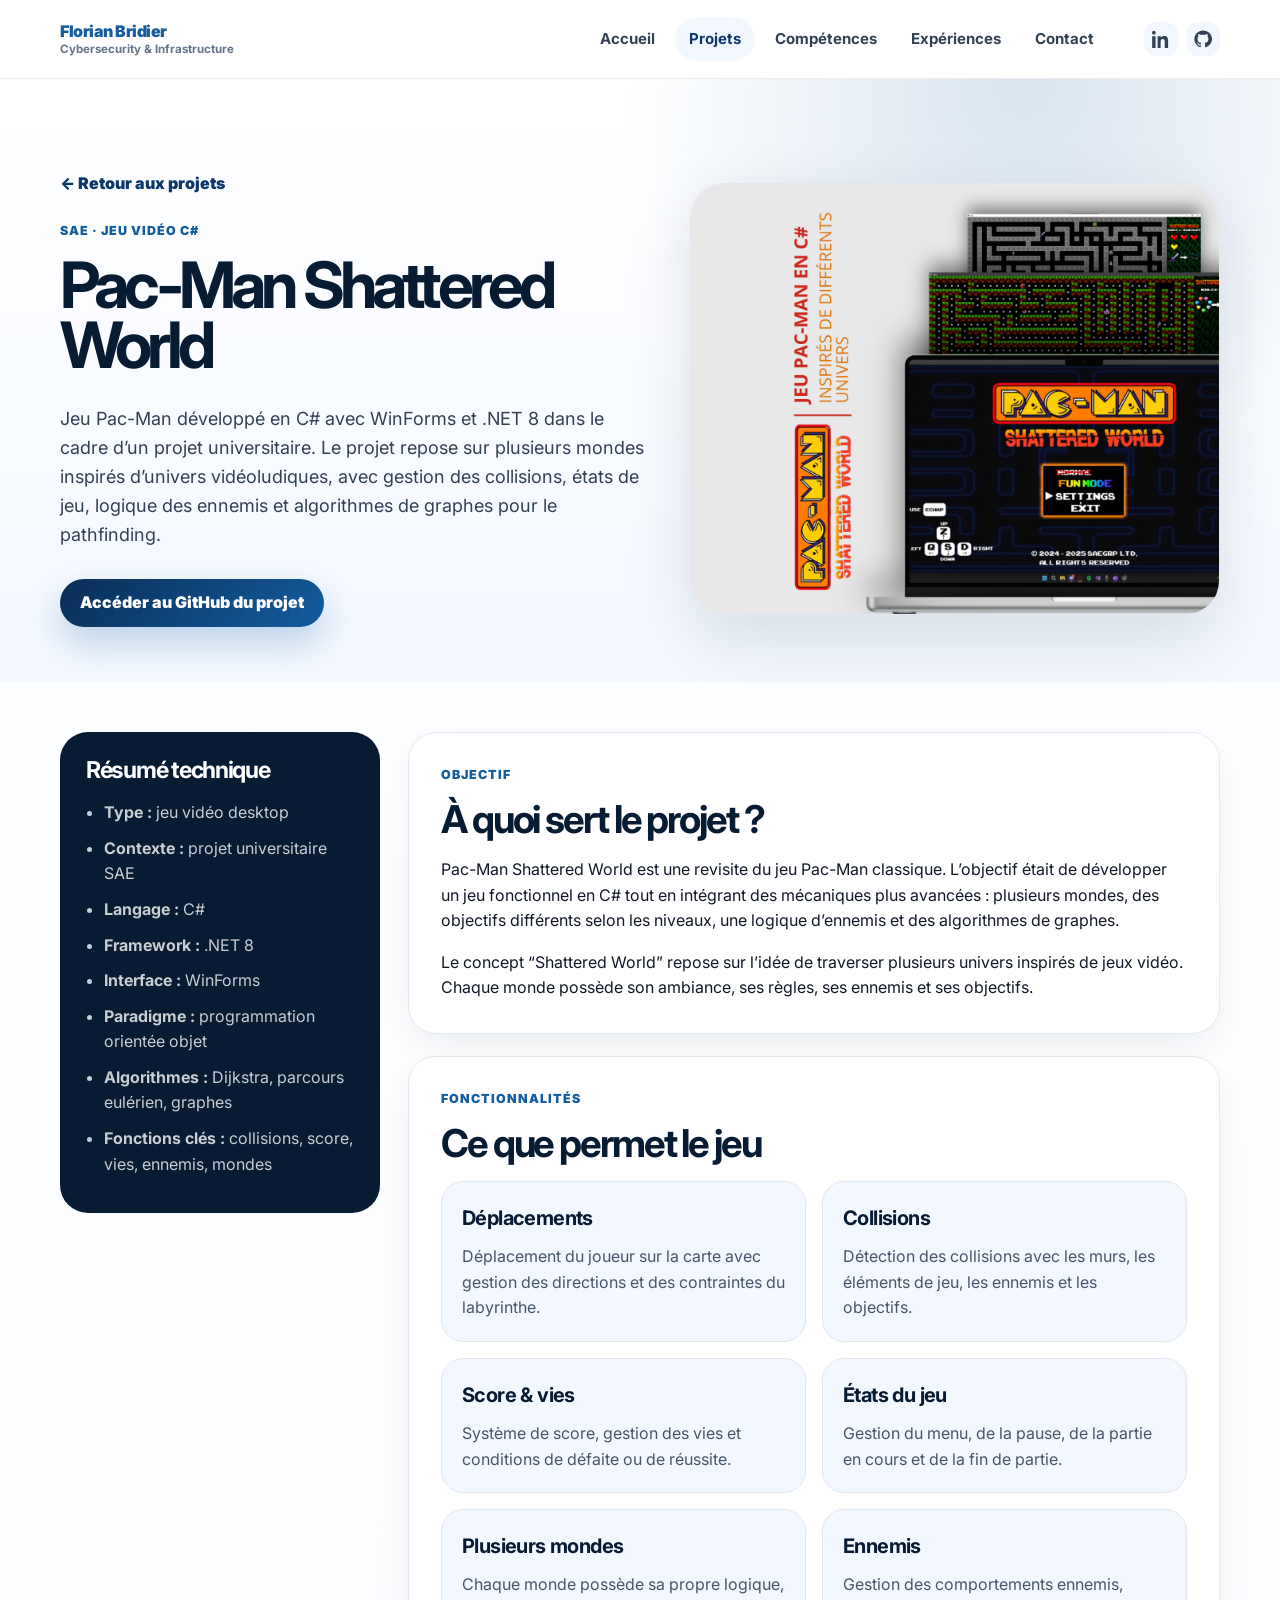
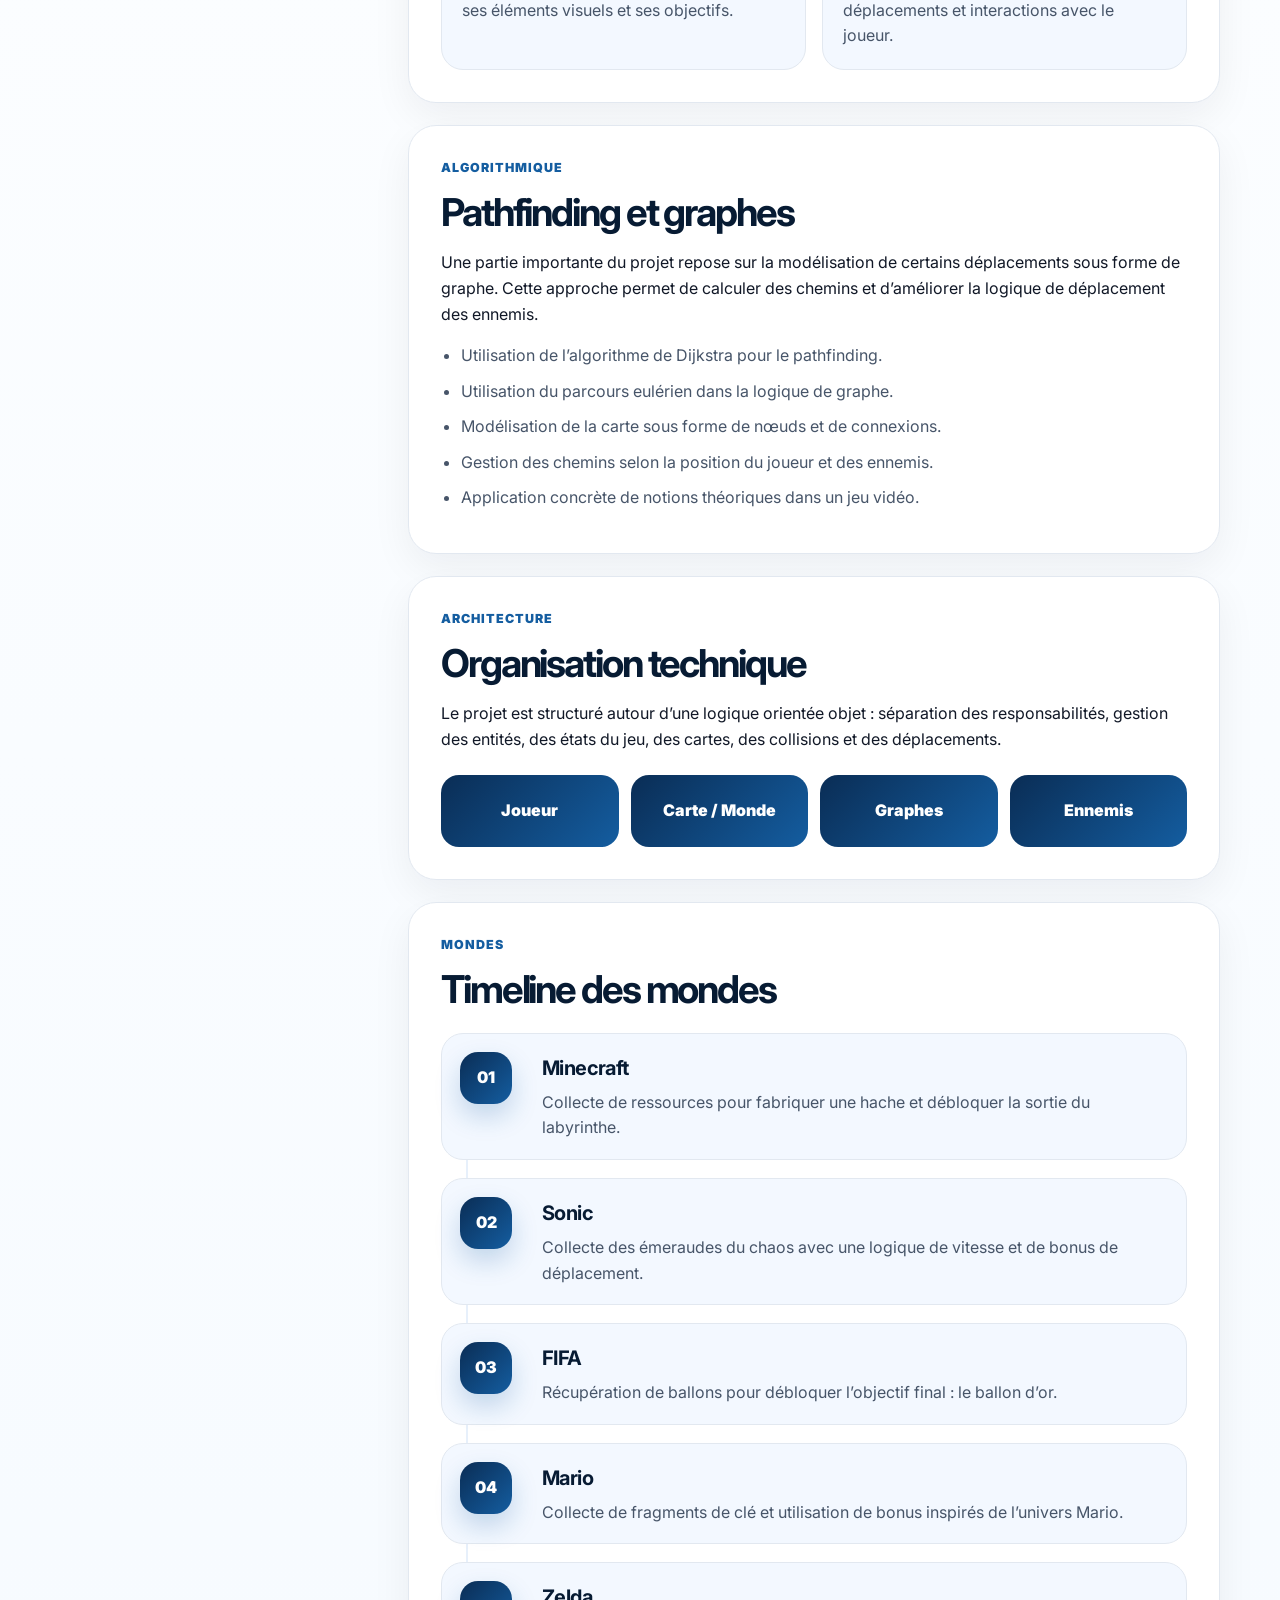
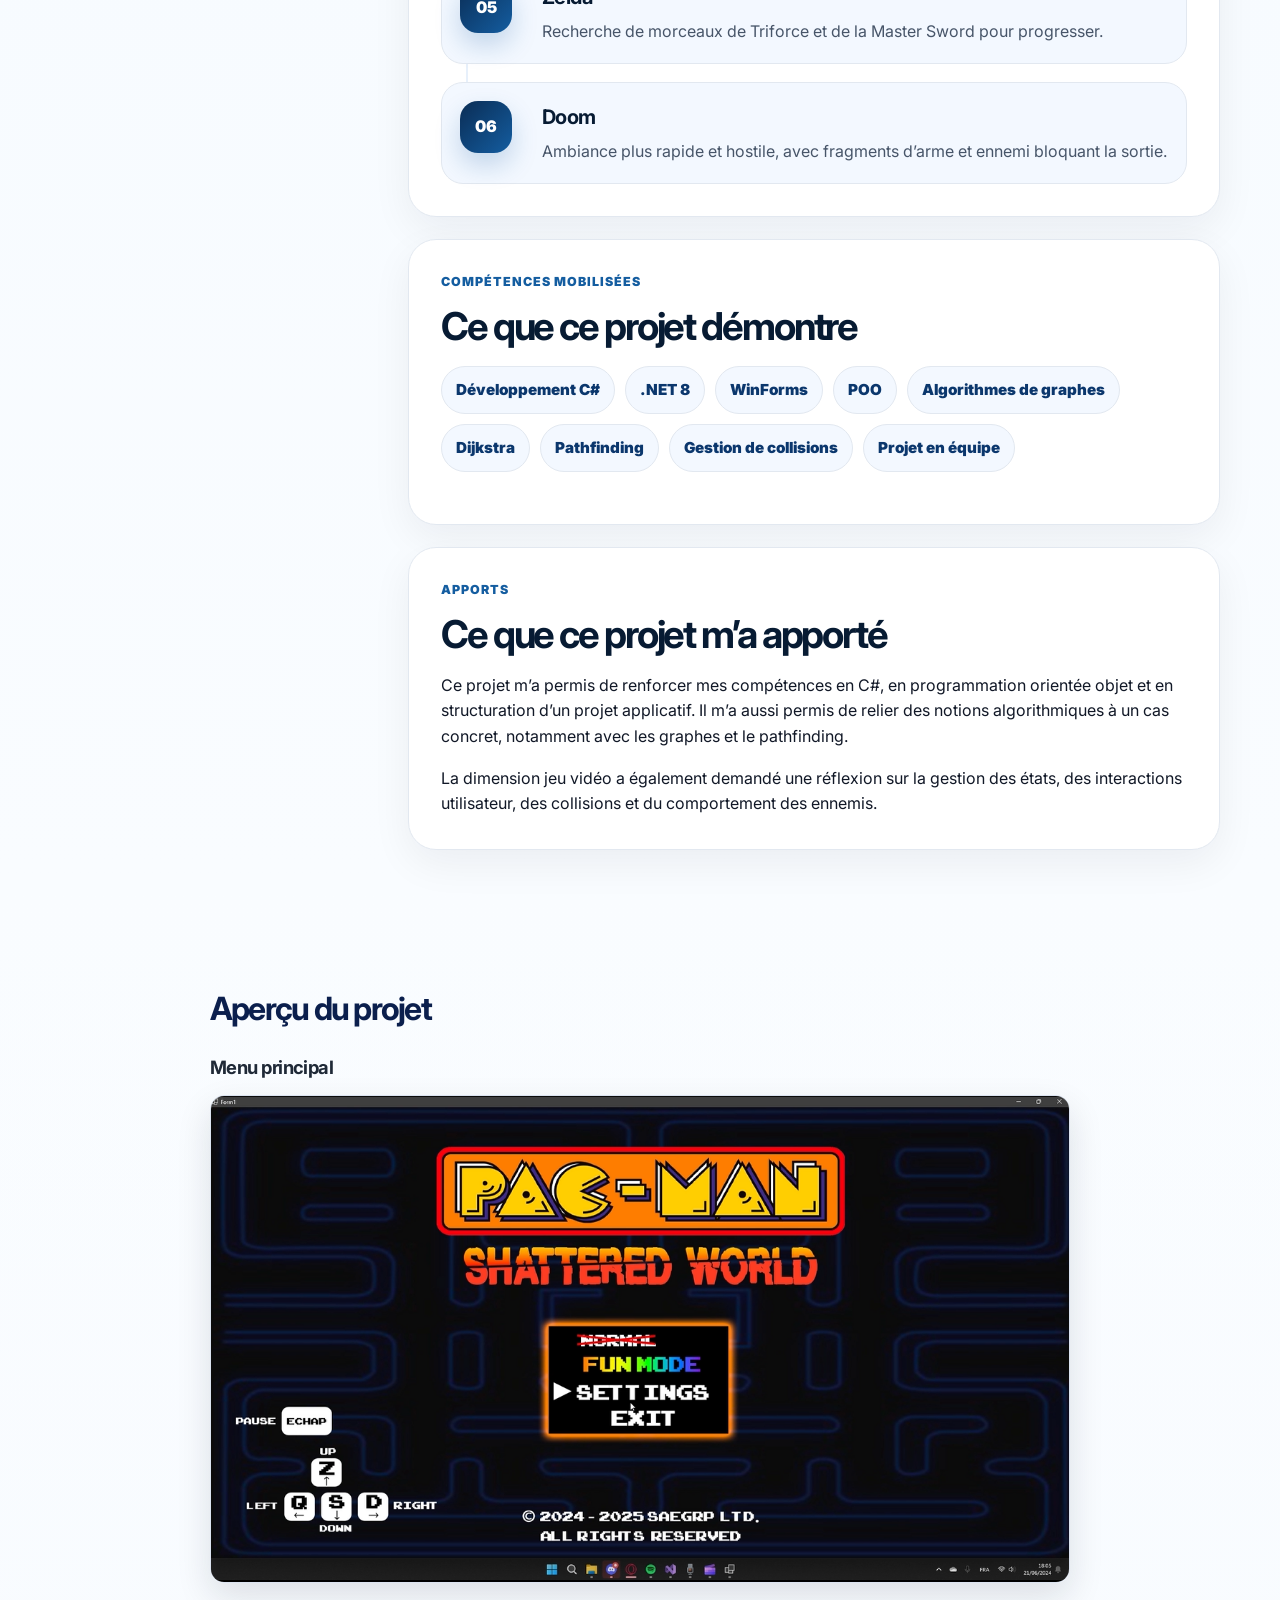
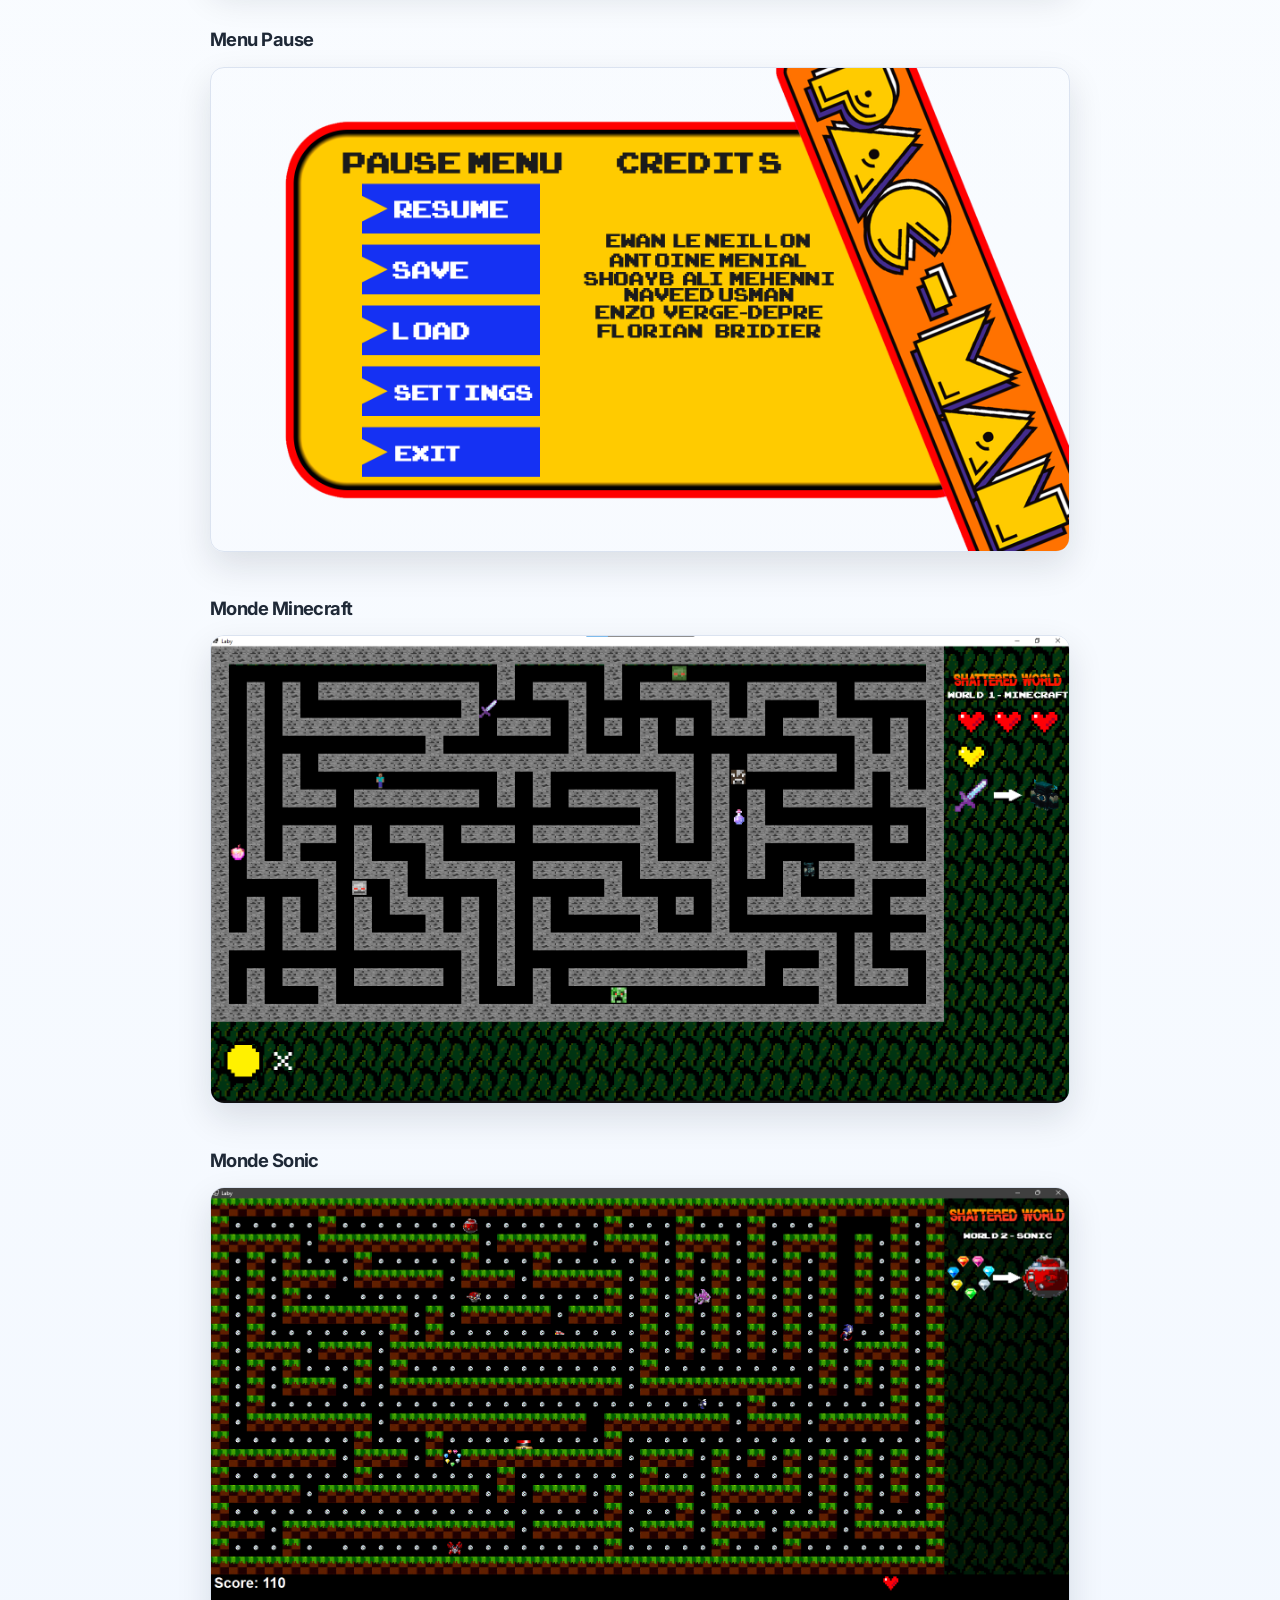
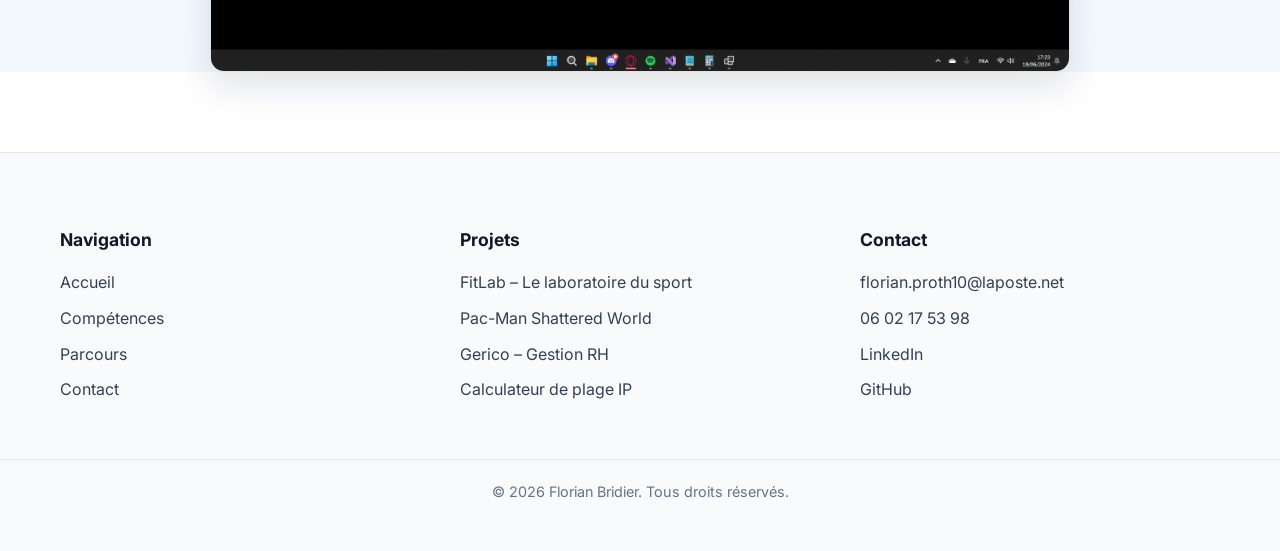
<file: projet-pacman.html>
<!DOCTYPE html>
<html lang="fr">
<head>
  <meta charset="UTF-8" />
  <meta name="viewport" content="width=device-width, initial-scale=1.0" />

  <meta name="description" content="Projet Pac-Man Shattered World : jeu C# WinForms avec graphes, pathfinding, Dijkstra, parcours eulérien et gestion des mondes." />

  <title>Pac-Man Shattered World | Projet détaillé</title>

  <link rel="preconnect" href="https://fonts.googleapis.com" />
  <link rel="preconnect" href="https://fonts.gstatic.com" crossorigin />

  <link href="https://fonts.googleapis.com/css2?family=Inter:wght@400;500;600;700;800;900&display=swap" rel="stylesheet" />

  <link rel="stylesheet" href="css/styles.css" />
</head>

<body>

<header class="site-header" id="top">
  <nav class="navbar">

    <a class="brand" href="index.html" aria-label="Accueil">
      <div class="brand-text">
        <span class="brand-name">Florian Bridier</span>
        <span class="brand-sub">Cybersecurity & Infrastructure</span>
      </div>
    </a>

    <button class="nav-toggle" type="button" aria-expanded="false" aria-controls="nav-menu">
      <i></i><i></i><i></i>
    </button>

    <ul class="nav-menu" id="nav-menu">
      <li><a href="index.html">Accueil</a></li>
      <li><a href="projets.html" class="active">Projets</a></li>
      <li><a href="competences.html">Compétences</a></li>
      <li><a href="parcours.html">Expériences</a></li>
      <li><a href="contact.html">Contact</a></li>
    </ul>

    <div class="nav-socials">
      <a href="https://www.linkedin.com/in/florian-bridier-aa515a275/" target="_blank" rel="noopener" aria-label="LinkedIn">
        <svg viewBox="0 0 24 24" aria-hidden="true">
          <path d="M4.98 3.5C4.98 4.88 3.87 6 2.49 6S0 4.88 0 3.5 1.11 1 2.49 1s2.49 1.12 2.49 2.5zM.24 8.25h4.5V24H.24V8.25zM7.5 8.25h4.31v2.15h.06c.6-1.14 2.06-2.34 4.24-2.34 4.53 0 5.37 2.98 5.37 6.85V24h-4.5v-7.68c0-1.83-.03-4.18-2.55-4.18-2.55 0-2.94 1.99-2.94 4.05V24H7.5V8.25z"/>
        </svg>
      </a>

      <a href="https://github.com/FlorianBridier" target="_blank" rel="noopener" aria-label="GitHub">
        <svg viewBox="0 0 24 24" aria-hidden="true">
          <path d="M12 .5C5.65.5.5 5.65.5 12c0 5.09 3.29 9.41 7.86 10.94.57.1.78-.25.78-.56v-2.02c-3.2.7-3.87-1.38-3.87-1.38-.52-1.32-1.27-1.67-1.27-1.67-1.04-.71.08-.7.08-.7 1.15.08 1.76 1.18 1.76 1.18 1.02 1.75 2.67 1.25 3.32.96.1-.74.4-1.25.73-1.53-2.55-.29-5.23-1.27-5.23-5.64 0-1.25.45-2.27 1.18-3.07-.12-.29-.51-1.47.11-3.06 0 0 .96-.31 3.14 1.17.91-.25 1.88-.37 2.84-.37.96 0 1.93.12 2.84.37 2.18-1.48 3.14-1.17 3.14-1.17.62 1.59.23 2.77.11 3.06.73.8 1.18 1.82 1.18 3.07 0 4.38-2.68 5.35-5.24 5.64.41.35.78 1.04.78 2.1v3.12c0 .31.21.66.79.55C20.71 21.41 24 17.09 24 12 24 5.65 18.85.5 12 .5z"/>
        </svg>
      </a>
    </div>

  </nav>
</header>

  <main>

    <section class="project-detail-hero section">
      <div class="container project-detail-grid reveal">

        <div>
          <a class="back-link" href="projets.html">← Retour aux projets</a>

          <p class="eyebrow">SAE · Jeu vidéo C#</p>

          <h1>Pac-Man Shattered World</h1>

          <p class="hero-text">
            Jeu Pac-Man développé en C# avec WinForms et .NET 8 dans le cadre d’un projet universitaire.
            Le projet repose sur plusieurs mondes inspirés d’univers vidéoludiques, avec gestion des collisions,
            états de jeu, logique des ennemis et algorithmes de graphes pour le pathfinding.
          </p>

          <div class="project-actions">
            <a class="btn btn-primary" href="https://github.com/FlorianBridier/PacMan-Shattered-World-SAE" target="_blank" rel="noopener">Accéder au GitHub du projet</a>
          </div>
        </div>

        <div class="project-detail-cover">
          <img src="assets/img/pacman.png" alt="Aperçu du projet Pac-Man Shattered World" />
        </div>

      </div>
    </section>

    <section class="section detail-section">
      <div class="container detail-layout">

        <aside class="project-summary-card reveal">
          <h2>Résumé technique</h2>

          <ul>
            <li><strong>Type :</strong> jeu vidéo desktop</li>
            <li><strong>Contexte :</strong> projet universitaire SAE</li>
            <li><strong>Langage :</strong> C#</li>
            <li><strong>Framework :</strong> .NET 8</li>
            <li><strong>Interface :</strong> WinForms</li>
            <li><strong>Paradigme :</strong> programmation orientée objet</li>
            <li><strong>Algorithmes :</strong> Dijkstra, parcours eulérien, graphes</li>
            <li><strong>Fonctions clés :</strong> collisions, score, vies, ennemis, mondes</li>
          </ul>
        </aside>

        <div class="detail-content">

          <article class="detail-block reveal">
            <p class="section-kicker">Objectif</p>

            <h2>À quoi sert le projet ?</h2>

            <p>
              Pac-Man Shattered World est une revisite du jeu Pac-Man classique. L’objectif était de développer
              un jeu fonctionnel en C# tout en intégrant des mécaniques plus avancées : plusieurs mondes,
              des objectifs différents selon les niveaux, une logique d’ennemis et des algorithmes de graphes.
            </p>

            <p>
              Le concept “Shattered World” repose sur l’idée de traverser plusieurs univers inspirés de jeux vidéo.
              Chaque monde possède son ambiance, ses règles, ses ennemis et ses objectifs.
            </p>
          </article>

          <article class="detail-block reveal">
            <p class="section-kicker">Fonctionnalités</p>

            <h2>Ce que permet le jeu</h2>

            <div class="feature-grid">
              <div>
                <h3>Déplacements</h3>
                <p>Déplacement du joueur sur la carte avec gestion des directions et des contraintes du labyrinthe.</p>
              </div>

              <div>
                <h3>Collisions</h3>
                <p>Détection des collisions avec les murs, les éléments de jeu, les ennemis et les objectifs.</p>
              </div>

              <div>
                <h3>Score & vies</h3>
                <p>Système de score, gestion des vies et conditions de défaite ou de réussite.</p>
              </div>

              <div>
                <h3>États du jeu</h3>
                <p>Gestion du menu, de la pause, de la partie en cours et de la fin de partie.</p>
              </div>

              <div>
                <h3>Plusieurs mondes</h3>
                <p>Chaque monde possède sa propre logique, ses éléments visuels et ses objectifs.</p>
              </div>

              <div>
                <h3>Ennemis</h3>
                <p>Gestion des comportements ennemis, déplacements et interactions avec le joueur.</p>
              </div>
            </div>
          </article>

          <article class="detail-block reveal">
            <p class="section-kicker">Algorithmique</p>

            <h2>Pathfinding et graphes</h2>

            <p>
              Une partie importante du projet repose sur la modélisation de certains déplacements sous forme de graphe.
              Cette approche permet de calculer des chemins et d’améliorer la logique de déplacement des ennemis.
            </p>

            <ul class="clean-list">
              <li>Utilisation de l’algorithme de Dijkstra pour le pathfinding.</li>
              <li>Utilisation du parcours eulérien dans la logique de graphe.</li>
              <li>Modélisation de la carte sous forme de nœuds et de connexions.</li>
              <li>Gestion des chemins selon la position du joueur et des ennemis.</li>
              <li>Application concrète de notions théoriques dans un jeu vidéo.</li>
            </ul>
          </article>

          <article class="detail-block reveal">
            <p class="section-kicker">Architecture</p>

            <h2>Organisation technique</h2>

            <p>
              Le projet est structuré autour d’une logique orientée objet : séparation des responsabilités,
              gestion des entités, des états du jeu, des cartes, des collisions et des déplacements.
            </p>

            <div class="architecture-flow">
              <span>Joueur</span>
              <span>Carte / Monde</span>
              <span>Graphes</span>
              <span>Ennemis</span>
            </div>
          </article>

          <article class="detail-block reveal">
            <p class="section-kicker">Mondes</p>

            <h2>Timeline des mondes</h2>

            <div class="world-timeline">

              <div class="world-step">
                <span class="world-number">01</span>
                <div>
                  <h3>Minecraft</h3>
                  <p>Collecte de ressources pour fabriquer une hache et débloquer la sortie du labyrinthe.</p>
                </div>
              </div>

              <div class="world-step">
                <span class="world-number">02</span>
                <div>
                  <h3>Sonic</h3>
                  <p>Collecte des émeraudes du chaos avec une logique de vitesse et de bonus de déplacement.</p>
                </div>
              </div>

              <div class="world-step">
                <span class="world-number">03</span>
                <div>
                  <h3>FIFA</h3>
                  <p>Récupération de ballons pour débloquer l’objectif final : le ballon d’or.</p>
                </div>
              </div>

              <div class="world-step">
                <span class="world-number">04</span>
                <div>
                  <h3>Mario</h3>
                  <p>Collecte de fragments de clé et utilisation de bonus inspirés de l’univers Mario.</p>
                </div>
              </div>

              <div class="world-step">
                <span class="world-number">05</span>
                <div>
                  <h3>Zelda</h3>
                  <p>Recherche de morceaux de Triforce et de la Master Sword pour progresser.</p>
                </div>
              </div>

              <div class="world-step">
                <span class="world-number">06</span>
                <div>
                  <h3>Doom</h3>
                  <p>Ambiance plus rapide et hostile, avec fragments d’arme et ennemi bloquant la sortie.</p>
                </div>
              </div>

            </div>
          </article>

          <article class="detail-block reveal">
            <p class="section-kicker">Compétences mobilisées</p>

            <h2>Ce que ce projet démontre</h2>

            <div class="tech-pills big">
              <span>Développement C#</span>
              <span>.NET 8</span>
              <span>WinForms</span>
              <span>POO</span>
              <span>Algorithmes de graphes</span>
              <span>Dijkstra</span>
              <span>Pathfinding</span>
              <span>Gestion de collisions</span>
              <span>Projet en équipe</span>
            </div>
          </article>

          <article class="detail-block reveal">
            <p class="section-kicker">Apports</p>

            <h2>Ce que ce projet m’a apporté</h2>

            <p>
              Ce projet m’a permis de renforcer mes compétences en C#, en programmation orientée objet
              et en structuration d’un projet applicatif. Il m’a aussi permis de relier des notions
              algorithmiques à un cas concret, notamment avec les graphes et le pathfinding.
            </p>

            <p>
              La dimension jeu vidéo a également demandé une réflexion sur la gestion des états,
              des interactions utilisateur, des collisions et du comportement des ennemis.
            </p>
          </article>

        </div>
      </div>
    </section>

    <section class="screenshots-section">
      <div class="screenshots-container">

        <h2>Aperçu du projet</h2>

        <div class="screenshot-block">
          <h3>Menu principal</h3>
          <img src="assets/img/pacman/menu.png" alt="Présentation du concept Pac-Man Shattered World" />
        </div>

        <div class="screenshot-block">
          <h3>Menu Pause</h3>
          <img src="assets/img/pacman/pause.png" alt="Monde Minecraft du projet Pac-Man Shattered World" />
        </div>

        <div class="screenshot-block">
          <h3>Monde Minecraft</h3>
          <img src="assets/img/pacman/minecraft.png" alt="Monde Sonic du projet Pac-Man Shattered World" />
        </div>

        <div class="screenshot-block">
          <h3>Monde Sonic</h3>
          <img src="assets/img/pacman/sonic.png" alt="Monde FIFA du projet Pac-Man Shattered World" />
        </div>


      </div>
    </section>

  </main>

<footer class="footer">
  <div class="container footer-grid">

    <!-- NAVIGATION -->
    <div class="footer-col">
      <h4>Navigation</h4>
      <ul>
        <li><a href="index.html">Accueil</a></li>
        <li><a href="competences.html">Compétences</a></li>
        <li><a href="parcours.html">Parcours</a></li>
        <li><a href="contact.html">Contact</a></li>
      </ul>
    </div>

    <!-- PROJETS -->
    <div class="footer-col">
      <h4>Projets</h4>
      <ul>
        <li><a href="projet-fitlab.html">FitLab – Le laboratoire du sport</a></li>
        <li><a href="projet-pacman.html">Pac-Man Shattered World</a></li>
        <li><a href="projet-gerico.html">Gerico – Gestion RH</a></li>
        <li><a href="projet-calculateur-reseau.html">Calculateur de plage IP</a></li>
      </ul>
    </div>

    <!-- CONTACT -->
    <div class="footer-col">
      <h4>Contact</h4>
      <ul>
        <li><a href="mailto:florian.proth10@laposte.net">florian.proth10@laposte.net</a></li>
        <li><a href="tel:+33602175398">06 02 17 53 98</a></li>
        <li><a href="https://www.linkedin.com/in/florian-bridier-aa515a275/">LinkedIn</a></li>
        <li><a href="https://github.com/FlorianBridier">GitHub</a></li>
      </ul>
    </div>

  </div>

  <!-- BAS -->
  <div class="footer-bottom">
    <p>© <span id="year"></span> Florian Bridier. Tous droits réservés.</p>
  </div>
</footer>

  <script src="js/script.js"></script>
</body>
</html>
</file>
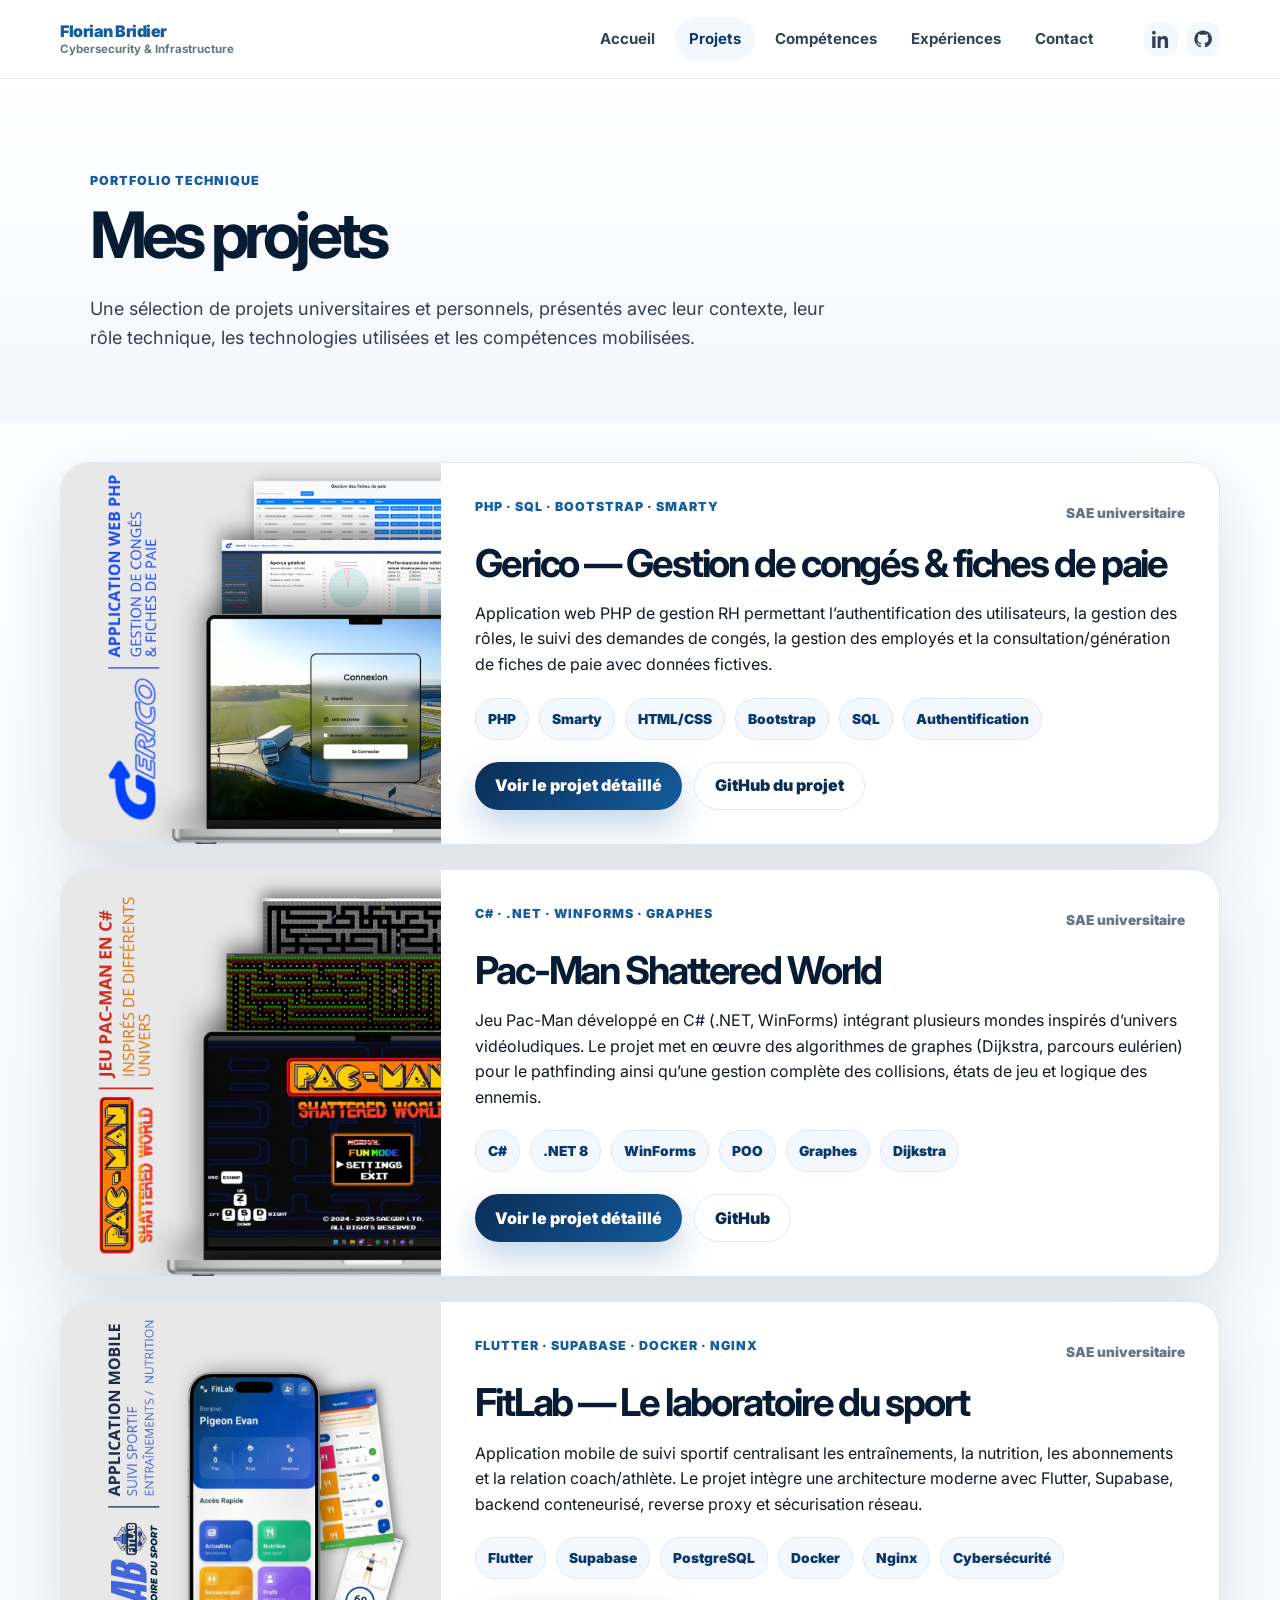
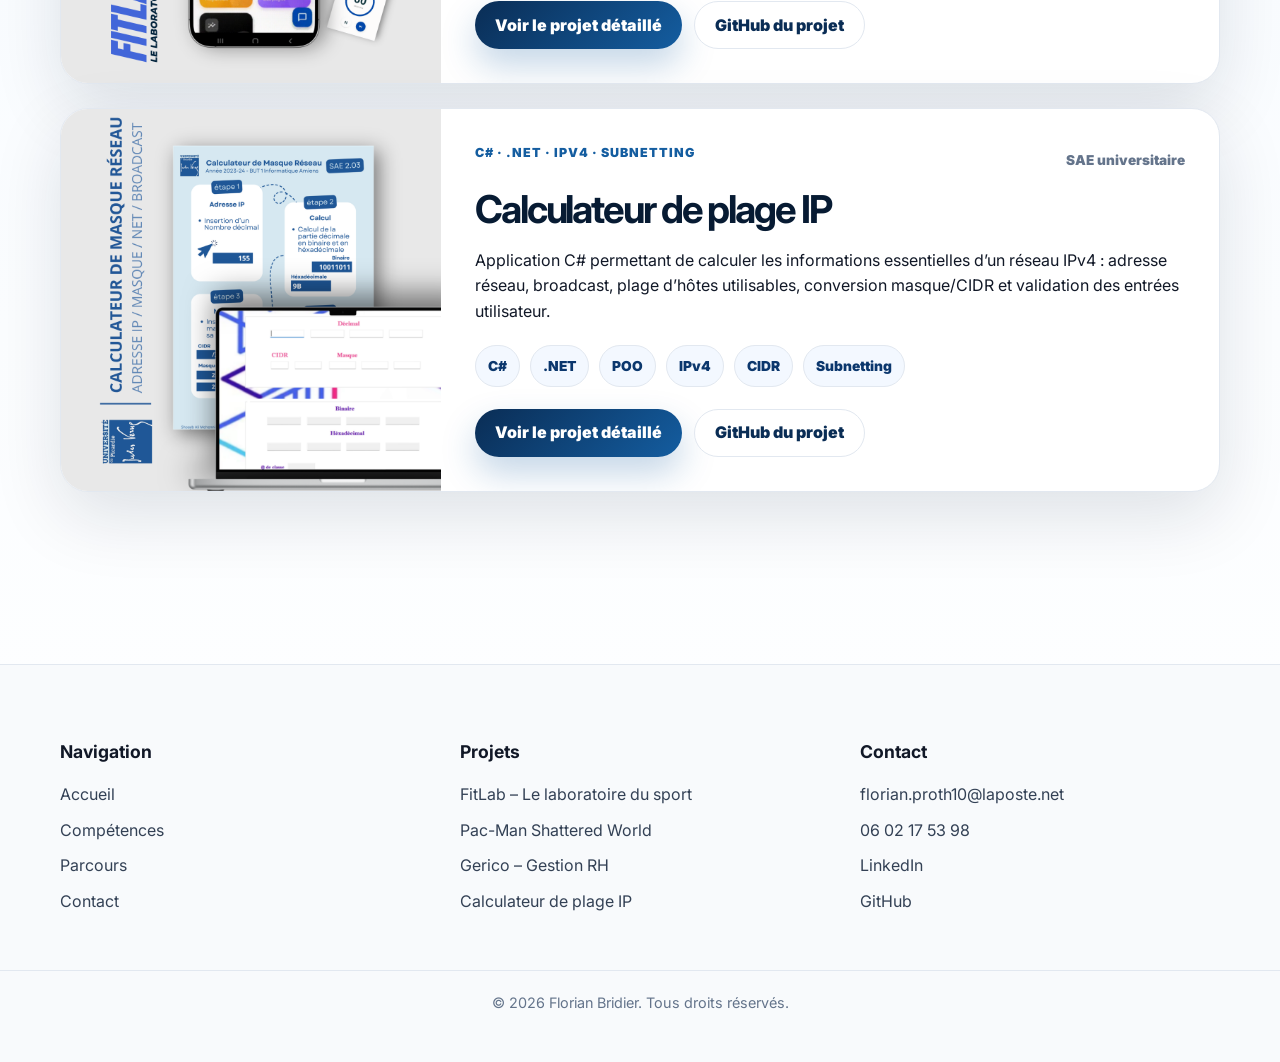
<file: projets.html>
<!DOCTYPE html>
<html lang="fr">
<head>
  <meta charset="UTF-8" />
  <meta name="viewport" content="width=device-width, initial-scale=1.0" />
  <meta name="description" content="Projets de Florian Bridier : applications web, projets universitaires, cybersécurité, infrastructure et développement." />
  <title>Projets | Florian Bridier</title>
  <link rel="preconnect" href="https://fonts.googleapis.com" />
  <link rel="preconnect" href="https://fonts.gstatic.com" crossorigin />
  <link href="https://fonts.googleapis.com/css2?family=Inter:wght@400;500;600;700;800;900&display=swap" rel="stylesheet" />
  <link rel="stylesheet" href="css/styles.css" />
</head>
<body>
<header class="site-header" id="top">
  <nav class="navbar">

    <a class="brand" href="index.html" aria-label="Accueil">
      <div class="brand-text">
        <span class="brand-name">Florian Bridier</span>
        <span class="brand-sub">Cybersecurity & Infrastructure</span>
      </div>
    </a>

    <button class="nav-toggle" type="button" aria-expanded="false" aria-controls="nav-menu">
      <i></i><i></i><i></i>
    </button>

    <ul class="nav-menu" id="nav-menu">
      <li><a href="index.html">Accueil</a></li>
      <li><a href="projets.html" class="active">Projets</a></li>
      <li><a href="competences.html">Compétences</a></li>
      <li><a href="parcours.html">Expériences</a></li>
      <li><a href="contact.html">Contact</a></li>
    </ul>

    <div class="nav-socials">
      <a href="https://www.linkedin.com/in/florian-bridier-aa515a275/" target="_blank" rel="noopener" aria-label="LinkedIn">
        <svg viewBox="0 0 24 24" aria-hidden="true">
          <path d="M4.98 3.5C4.98 4.88 3.87 6 2.49 6S0 4.88 0 3.5 1.11 1 2.49 1s2.49 1.12 2.49 2.5zM.24 8.25h4.5V24H.24V8.25zM7.5 8.25h4.31v2.15h.06c.6-1.14 2.06-2.34 4.24-2.34 4.53 0 5.37 2.98 5.37 6.85V24h-4.5v-7.68c0-1.83-.03-4.18-2.55-4.18-2.55 0-2.94 1.99-2.94 4.05V24H7.5V8.25z"/>
        </svg>
      </a>

      <a href="https://github.com/FlorianBridier" target="_blank" rel="noopener" aria-label="GitHub">
        <svg viewBox="0 0 24 24" aria-hidden="true">
          <path d="M12 .5C5.65.5.5 5.65.5 12c0 5.09 3.29 9.41 7.86 10.94.57.1.78-.25.78-.56v-2.02c-3.2.7-3.87-1.38-3.87-1.38-.52-1.32-1.27-1.67-1.27-1.67-1.04-.71.08-.7.08-.7 1.15.08 1.76 1.18 1.76 1.18 1.02 1.75 2.67 1.25 3.32.96.1-.74.4-1.25.73-1.53-2.55-.29-5.23-1.27-5.23-5.64 0-1.25.45-2.27 1.18-3.07-.12-.29-.51-1.47.11-3.06 0 0 .96-.31 3.14 1.17.91-.25 1.88-.37 2.84-.37.96 0 1.93.12 2.84.37 2.18-1.48 3.14-1.17 3.14-1.17.62 1.59.23 2.77.11 3.06.73.8 1.18 1.82 1.18 3.07 0 4.38-2.68 5.35-5.24 5.64.41.35.78 1.04.78 2.1v3.12c0 .31.21.66.79.55C20.71 21.41 24 17.09 24 12 24 5.65 18.85.5 12 .5z"/>
        </svg>
      </a>
    </div>

  </nav>
</header>

  <main>
    <section class="page-hero section">
      <div class="container reveal">
        <p class="eyebrow">Portfolio technique</p>
        <h1>Mes projets</h1>
        <p class="hero-text">Une sélection de projets universitaires et personnels, présentés avec leur contexte, leur rôle technique, les technologies utilisées et les compétences mobilisées.</p>
      </div>
    </section>

    <section class="section projects-list-section">
      <div class="container">
        <div class="projects-list">
          <article class="project-list-card reveal">
            <div class="project-list-image">
              <img src="assets/img/gerico.png" alt="Aperçu du projet Gerico" />
            </div>
            <div class="project-list-content">
              <div class="project-topline">
                <span class="project-tag">PHP · SQL · Bootstrap · Smarty</span>
                <span class="project-type">SAE universitaire</span>
              </div>
              <h2>Gerico — Gestion de congés & fiches de paie</h2>
              <p>Application web PHP de gestion RH permettant l’authentification des utilisateurs, la gestion des rôles, le suivi des demandes de congés, la gestion des employés et la consultation/génération de fiches de paie avec données fictives.</p>
              <div class="tech-pills">
                <span>PHP</span>
                <span>Smarty</span>
                <span>HTML/CSS</span>
                <span>Bootstrap</span>
                <span>SQL</span>
                <span>Authentification</span>
              </div>
              <div class="project-actions">
                <a class="btn btn-primary" href="projet-gerico.html">Voir le projet détaillé</a>
                <a class="btn btn-secondary" href="https://github.com/FlorianBridier/Gerico-SAE" target="_blank" rel="noopener">GitHub du projet</a>
              </div>
            </div>
          </article>
          <article class="project-list-card reveal">

  <div class="project-list-image">
    <img src="assets/img/pacman.png" alt="Aperçu du projet Pac-Man">
  </div>

  <div class="project-list-content">

    <div class="project-topline">
      <span class="project-tag">C# · .NET · WinForms · Graphes</span>
      <span class="project-type">SAE universitaire</span>
    </div>

    <h2>Pac-Man Shattered World</h2>

    <p>
      Jeu Pac-Man développé en C# (.NET, WinForms) intégrant plusieurs mondes inspirés
      d’univers vidéoludiques. Le projet met en œuvre des algorithmes de graphes
      (Dijkstra, parcours eulérien) pour le pathfinding ainsi qu’une gestion complète
      des collisions, états de jeu et logique des ennemis.
    </p>

    <div class="tech-pills">
      <span>C#</span>
      <span>.NET 8</span>
      <span>WinForms</span>
      <span>POO</span>
      <span>Graphes</span>
      <span>Dijkstra</span>
    </div>

    <div class="project-actions">
      <a class="btn btn-primary" href="projet-pacman.html">Voir le projet détaillé</a>
      <a class="btn btn-secondary" href="https://github.com/FlorianBridier/PacMan-Shattered-World-SAE" target="_blank">GitHub</a>
    </div>

  </div>

</article>

<article class="project-list-card reveal">
  <div class="project-list-image">
    <img src="assets/img/fitlab.png" alt="Aperçu du projet FitLab">
  </div>

  <div class="project-list-content">
    <div class="project-topline">
      <span class="project-tag">Flutter · Supabase · Docker · Nginx</span>
      <span class="project-type">SAE universitaire</span>
    </div>

    <h2>FitLab — Le laboratoire du sport</h2>

    <p>
      Application mobile de suivi sportif centralisant les entraînements, la nutrition,
      les abonnements et la relation coach/athlète. Le projet intègre une architecture
      moderne avec Flutter, Supabase, backend conteneurisé, reverse proxy et sécurisation réseau.
    </p>

    <div class="tech-pills">
      <span>Flutter</span>
      <span>Supabase</span>
      <span>PostgreSQL</span>
      <span>Docker</span>
      <span>Nginx</span>
      <span>Cybersécurité</span>
    </div>

    <div class="project-actions">
      <a class="btn btn-primary" href="projet-fitlab.html">Voir le projet détaillé</a>
      <a class="btn btn-secondary" href="https://github.com/FlorianBridier/FitLab-SAE" target="_blank" rel="noopener">GitHub du projet</a>
    </div>
  </div>
</article>

<article class="project-list-card reveal">
  <div class="project-list-image">
    <img src="assets/img/calculateur.png" alt="Aperçu du calculateur réseau">
  </div>

  <div class="project-list-content">
    <div class="project-topline">
      <span class="project-tag">C# · .NET · IPv4 · Subnetting</span>
      <span class="project-type">SAE universitaire</span>
    </div>

    <h2>Calculateur de plage IP</h2>

    <p>
      Application C# permettant de calculer les informations essentielles d’un réseau IPv4 :
      adresse réseau, broadcast, plage d’hôtes utilisables, conversion masque/CIDR et validation
      des entrées utilisateur.
    </p>

    <div class="tech-pills">
      <span>C#</span>
      <span>.NET</span>
      <span>POO</span>
      <span>IPv4</span>
      <span>CIDR</span>
      <span>Subnetting</span>
    </div>

    <div class="project-actions">
      <a class="btn btn-primary" href="projet-calculateur-reseau.html">Voir le projet détaillé</a>
      <a class="btn btn-secondary" href="https://github.com/FlorianBridier/Calculateur-Reseau-SAE" target="_blank" rel="noopener">GitHub du projet</a>
    </div>
  </div>
</article>
        </div>
      </div>
    </section>
  </main>

<footer class="footer">
  <div class="container footer-grid">

    <!-- NAVIGATION -->
    <div class="footer-col">
      <h4>Navigation</h4>
      <ul>
        <li><a href="index.html">Accueil</a></li>
        <li><a href="competences.html">Compétences</a></li>
        <li><a href="parcours.html">Parcours</a></li>
        <li><a href="contact.html">Contact</a></li>
      </ul>
    </div>

    <!-- PROJETS -->
    <div class="footer-col">
      <h4>Projets</h4>
      <ul>
        <li><a href="projet-fitlab.html">FitLab – Le laboratoire du sport</a></li>
        <li><a href="projet-pacman.html">Pac-Man Shattered World</a></li>
        <li><a href="projet-gerico.html">Gerico – Gestion RH</a></li>
        <li><a href="projet-calculateur-reseau.html">Calculateur de plage IP</a></li>
      </ul>
    </div>

    <!-- CONTACT -->
    <div class="footer-col">
      <h4>Contact</h4>
      <ul>
        <li><a href="mailto:florian.proth10@laposte.net">florian.proth10@laposte.net</a></li>
        <li><a href="tel:+33602175398">06 02 17 53 98</a></li>
        <li><a href="https://www.linkedin.com/in/florian-bridier-aa515a275/">LinkedIn</a></li>
        <li><a href="https://github.com/FlorianBridier">GitHub</a></li>
      </ul>
    </div>

  </div>

  <!-- BAS -->
  <div class="footer-bottom">
    <p>© <span id="year"></span> Florian Bridier. Tous droits réservés.</p>
  </div>
</footer>
  <script src="js/script.js"></script>
</body>
</html>
</file>
<file: css/styles.css>
:root{--b950:#071b33;--b900:#0a2d55;--b800:#0b376d;--b600:#145da0;--b100:#e7f0fb;--b50:#f3f8ff;--s900:#111827;--s700:#334155;--s600:#475569;--s500:#64748b;--s200:#e2e8f0;--s100:#f1f5f9;--white:#fff;--shadow:0 24px 70px rgba(7,27,51,.12);--r:28px;--max:1160px}*{box-sizing:border-box}html{scroll-behavior:smooth}body{margin:0;font-family:Inter,system-ui,sans-serif;color:var(--s900);background:linear-gradient(180deg,#fff 0%,#f7fbff 45%,#fff 100%);line-height:1.6}a{text-decoration:none;color:inherit}img{display:block;max-width:100%}.container{width:min(var(--max),calc(100% - 40px));margin:auto}.section{padding:92px 0}.compact-section{padding:40px 0 80px}.site-header{position:sticky;top:0;z-index:50;background:rgba(255,255,255,.86);backdrop-filter:blur(18px);border-bottom:1px solid var(--s200)}.navbar{width:min(var(--max),calc(100% - 40px));min-height:78px;margin:auto;display:flex;align-items:center;justify-content:space-between;gap:24px}.brand{display:flex;align-items:center;gap:12px;font-weight:900;letter-spacing:-.03em;color:var(--b950)}.brand span{width:42px;height:42px;display:grid;place-items:center;border-radius:14px;color:#fff;background:linear-gradient(135deg,var(--b900),var(--b600));box-shadow:0 12px 30px rgba(20,93,160,.25)}.nav-menu{display:flex;list-style:none;margin:0;padding:0;gap:6px}.nav-menu a{display:block;padding:10px 14px;border-radius:999px;color:var(--s700);font-weight:700;font-size:.94rem}.nav-menu a:hover{background:var(--b50);color:var(--b800)}.nav-toggle{display:none;width:44px;height:44px;border:0;border-radius:12px;background:var(--b50);cursor:pointer}.nav-toggle i{display:block;width:22px;height:2px;background:var(--b900);margin:5px auto;border-radius:2px}.hero{overflow:hidden;padding-top:84px;position:relative}.hero:before{content:"";position:absolute;right:-120px;top:-200px;width:580px;height:580px;background:radial-gradient(circle,rgba(20,93,160,.18),transparent 68%);pointer-events:none}.hero-grid{display:grid;grid-template-columns:minmax(0,1.12fr) minmax(320px,.88fr);gap:52px;align-items:center}.eyebrow,.section-kicker,.project-tag{margin:0 0 14px;color:var(--b600);font-weight:900;letter-spacing:.08em;text-transform:uppercase;font-size:.78rem}h1,h2,h3,p{margin-top:0}h1{color:var(--b950);font-size:clamp(2.55rem,5vw,5.4rem);line-height:.95;letter-spacing:-.075em;margin-bottom:28px}h2{color:var(--b950);font-size:clamp(2rem,3vw,3.25rem);line-height:1.05;letter-spacing:-.055em;margin-bottom:18px}h3{color:var(--b950);font-size:1.25rem;letter-spacing:-.03em;margin-bottom:10px}.hero-text{color:var(--s700);font-size:1.13rem;max-width:720px;margin-bottom:30px}.hero-actions{display:flex;flex-wrap:wrap;gap:14px;margin-bottom:34px}.btn{display:inline-flex;align-items:center;justify-content:center;min-height:48px;padding:0 20px;border-radius:999px;font-weight:900;transition:.2s}.btn:hover{transform:translateY(-2px)}.btn-primary{color:#fff;background:linear-gradient(135deg,var(--b900),var(--b600));box-shadow:0 16px 34px rgba(20,93,160,.25)}.btn-secondary{color:var(--b900);background:#fff;border:1px solid var(--s200)}.full{width:100%;margin-top:12px}.hero-stats{display:grid;grid-template-columns:repeat(3,1fr);gap:14px;max-width:720px}.hero-stats article{padding:18px;border-radius:20px;background:#fff;border:1px solid var(--s200);box-shadow:0 10px 28px rgba(15,23,42,.05)}.hero-stats strong{display:block;color:var(--b800);font-size:1.2rem}.hero-stats span{display:block;color:var(--s500);font-weight:700;font-size:.88rem}.hero-card{position:relative;padding:16px;border-radius:34px;background:linear-gradient(180deg,#fff,#eff6ff);box-shadow:var(--shadow);border:1px solid var(--s200)}.portrait-wrap{overflow:hidden;border-radius:26px;background:var(--s100);aspect-ratio:4/5}.portrait-wrap img{width:100%;height:100%;object-fit:cover;object-position:center top}.availability-card{display:flex;gap:12px;align-items:flex-start;position:absolute;left:34px;right:34px;bottom:34px;padding:16px;border-radius:20px;background:rgba(255,255,255,.9);backdrop-filter:blur(16px);box-shadow:0 18px 40px rgba(7,27,51,.18)}.availability-card>span{width:12px;height:12px;margin-top:6px;border-radius:50%;background:#22c55e;box-shadow:0 0 0 6px rgba(34,197,94,.14);flex:0 0 auto}.availability-card p{margin:4px 0 0;color:var(--s500);font-size:.9rem}.intro-panel{padding:34px;border-radius:var(--r);background:var(--b950);color:#fff;overflow:hidden}.intro-panel h2,.intro-panel .section-kicker{color:#fff}.intro-panel p:last-child{max-width:840px;color:rgba(255,255,255,.76);margin-bottom:0}.section-heading{max-width:700px;margin-bottom:34px}.section-heading p:last-child{color:var(--s600)}.skills-grid{display:grid;grid-template-columns:repeat(4,1fr);gap:18px}.skill-card,.project-card,.contact-card{border:1px solid var(--s200);background:rgba(255,255,255,.82);border-radius:var(--r);box-shadow:0 14px 40px rgba(15,23,42,.06)}.skill-card{padding:26px;transition:.2s}.skill-card:hover,.project-card:hover{transform:translateY(-4px);box-shadow:var(--shadow)}.skill-card span{display:grid;place-items:center;width:42px;height:42px;border-radius:14px;background:var(--b100);color:var(--b800);font-weight:900;margin-bottom:22px}.skill-card p{color:var(--s600);margin-bottom:0}.projects-section{background:linear-gradient(180deg,transparent,var(--b50),transparent)}.projects-grid{display:grid;grid-template-columns:repeat(2,1fr);gap:22px}.project-card{overflow:hidden;transition:.2s}.project-card.featured{grid-column:span 2;display:grid;grid-template-columns:.95fr 1.05fr}.project-image{background:var(--s100);min-height:250px;overflow:hidden}.featured .project-image{min-height:430px}.project-image img{width:100%;height:100%;object-fit:cover;transition:.35s}.project-card:hover img{transform:scale(1.03)}.project-content{padding:28px}.project-content p,.project-content li{color:var(--s600)}.project-content ul{padding-left:20px;margin:18px 0}.project-link{display:inline-flex;margin-top:6px;color:var(--b800);font-weight:900}.project-link:after{content:" →"}.timeline{position:relative;display:grid;gap:16px}.timeline:before{content:"";position:absolute;left:151px;top:12px;bottom:12px;width:2px;background:var(--b100)}.timeline article{display:grid;grid-template-columns:130px 1fr;gap:42px;padding:24px;border-radius:var(--r);background:#fff;border:1px solid var(--s200);box-shadow:0 12px 36px rgba(15,23,42,.05);position:relative}.timeline article:before{content:"";position:absolute;left:145px;top:30px;width:14px;height:14px;border-radius:50%;background:var(--b600);box-shadow:0 0 0 8px var(--b100)}time{color:var(--b800);font-weight:900;font-size:.9rem}.timeline p{margin-bottom:0;color:var(--s600)}.contact-section{padding-bottom:70px}.contact-grid{display:grid;grid-template-columns:1fr 380px;gap:40px;align-items:center;padding:38px;border-radius:34px;background:linear-gradient(135deg,var(--b950),var(--b800));color:#fff}.contact-grid h2,.contact-grid .section-kicker{color:#fff}.contact-grid p{color:rgba(255,255,255,.76);margin-bottom:0}.contact-card{padding:22px;background:rgba(255,255,255,.96)}.contact-card a:not(.btn){display:block;padding:13px 0;border-bottom:1px solid var(--s200);color:var(--b900);font-weight:900}.footer{padding:28px 0;border-top:1px solid var(--s200)}.footer-inner{display:flex;justify-content:space-between;gap:16px;align-items:center;color:var(--s500);font-weight:700}.footer p{margin:0}.footer a{color:var(--b800)}.reveal{opacity:0;transform:translateY(24px);transition:opacity .65s ease,transform .65s ease}.reveal.visible{opacity:1;transform:translateY(0)}@media(max-width:980px){.hero-grid,.project-card.featured,.contact-grid{grid-template-columns:1fr}.skills-grid{grid-template-columns:repeat(2,1fr)}.hero-card{max-width:520px;margin:auto}}@media(max-width:760px){.section{padding:70px 0}.container,.navbar{width:min(100% - 28px,var(--max))}.nav-toggle{display:block}.nav-menu{position:fixed;inset:78px 14px auto;display:grid;gap:8px;padding:16px;border-radius:24px;background:#fff;box-shadow:var(--shadow);border:1px solid var(--s200);transform:translateY(-18px);opacity:0;pointer-events:none;transition:.2s}.nav-menu.open{transform:translateY(0);opacity:1;pointer-events:auto}.nav-menu a{padding:14px 16px;border-radius:16px}.hero{padding-top:55px}.hero-stats,.skills-grid,.projects-grid{grid-template-columns:1fr}.project-card.featured{grid-column:auto}.featured .project-image,.project-image{min-height:260px}.timeline:before,.timeline article:before{display:none}.timeline article{grid-template-columns:1fr;gap:8px}.contact-grid,.intro-panel{padding:26px}.footer-inner{flex-direction:column;align-items:flex-start}}@media(prefers-reduced-motion:reduce){html{scroll-behavior:auto}*,*:before,*:after{transition-duration:.01ms!important}.reveal{opacity:1;transform:none}}

.site-header {
  background: white;
  border-bottom: 1px solid #eee;
  position: sticky;
  top: 0;
  z-index: 1000;
}

.logo a {
  font-weight: bold;
  font-size: 18px;
  color: #0b3d91;
  text-decoration: none;
}

.nav a {
  margin-left: 20px;
  text-decoration: none;
  color: #333;
  font-weight: 500;
}

.nav a:hover {
  color: #0b3d91;
}

.site-footer {
  background: #f5f7fb;
  padding: 30px 15px;
  margin-top: 50px;
  text-align: center;
}

.footer-links a {
  margin: 0 10px;
  text-decoration: none;
  color: #0b3d91;
}



/* AJOUT PAGES PROJETS */
.nav-menu a.active{background:var(--b50);color:var(--b800)}
.page-hero{padding-bottom:40px;background:linear-gradient(180deg,#fff,var(--b50))}
.page-hero h1,.project-detail-hero h1{max-width:900px}
.projects-list-section{padding-top:40px}
.projects-list{display:grid;gap:24px}
.project-list-card{display:grid;grid-template-columns:380px 1fr;gap:0;overflow:hidden;border:1px solid var(--s200);border-radius:var(--r);background:#fff;box-shadow:var(--shadow)}
.project-list-image{min-height:320px;background:var(--s100);overflow:hidden}.project-list-image img{width:100%;height:100%;object-fit:cover}.project-list-content{padding:34px}.project-topline{display:flex;justify-content:space-between;gap:16px;align-items:center;margin-bottom:12px}.project-type{font-weight:900;color:var(--s500);font-size:.85rem}.tech-pills{display:flex;flex-wrap:wrap;gap:10px;margin:20px 0}.tech-pills span{padding:9px 12px;border-radius:999px;background:var(--b50);color:var(--b800);font-weight:900;font-size:.86rem;border:1px solid var(--s200)}.project-actions{display:flex;flex-wrap:wrap;gap:12px;margin-top:22px}.back-link{display:inline-flex;margin-bottom:24px;color:var(--b800);font-weight:900}.project-detail-hero{padding-bottom:55px;background:radial-gradient(circle at 80% 0%,rgba(20,93,160,.16),transparent 34%),linear-gradient(180deg,#fff,var(--b50))}.project-detail-grid{display:grid;grid-template-columns:1.05fr .95fr;gap:44px;align-items:center}.project-detail-cover{border-radius:34px;overflow:hidden;border:1px solid var(--s200);box-shadow:var(--shadow);background:#fff}.project-detail-cover img{width:100%;height:430px;object-fit:cover}.detail-section{padding-top:50px}.detail-layout{display:grid;grid-template-columns:320px 1fr;gap:28px;align-items:start}.project-summary-card{position:sticky;top:100px;padding:26px;border-radius:var(--r);background:var(--b950);color:#fff}.project-summary-card h2{color:#fff;font-size:1.45rem}.project-summary-card ul{padding-left:18px;margin:0}.project-summary-card li{margin:10px 0;color:rgba(255,255,255,.78)}.detail-content{display:grid;gap:22px}.detail-block{padding:32px;border:1px solid var(--s200);border-radius:var(--r);background:#fff;box-shadow:0 14px 40px rgba(15,23,42,.06)}.detail-block p:last-child{margin-bottom:0}.feature-grid{display:grid;grid-template-columns:repeat(2,1fr);gap:16px}.feature-grid div{padding:20px;border-radius:22px;background:var(--b50);border:1px solid var(--s200)}.feature-grid p{margin-bottom:0;color:var(--s600)}.architecture-flow{display:grid;grid-template-columns:repeat(4,1fr);gap:12px;margin-top:22px}.architecture-flow span{display:grid;place-items:center;text-align:center;min-height:72px;padding:14px;border-radius:18px;background:linear-gradient(135deg,var(--b900),var(--b600));color:#fff;font-weight:900}.clean-list{margin:0;padding-left:20px}.clean-list li{margin:10px 0;color:var(--s600)}.tech-pills.big span{font-size:.95rem;padding:11px 14px}.screenshots-section{padding-top:40px;background:linear-gradient(180deg,transparent,var(--b50))}.screenshot-grid{display:grid;grid-template-columns:1fr;gap:22px}.screenshot-grid figure{margin:0;padding:14px;border-radius:28px;background:#fff;border:1px solid var(--s200);box-shadow:var(--shadow)}.screenshot-grid img{width:100%;border-radius:20px}.screenshot-grid figcaption{padding:14px 6px 4px;color:var(--s600);font-weight:800}
@media(max-width:980px){.project-list-card,.project-detail-grid,.detail-layout{grid-template-columns:1fr}.project-summary-card{position:static}.project-detail-cover img{height:auto}.architecture-flow{grid-template-columns:repeat(2,1fr)}}
@media(max-width:680px){.project-list-content,.detail-block{padding:24px}.project-topline{align-items:flex-start;flex-direction:column}.feature-grid,.architecture-flow{grid-template-columns:1fr}}


.screenshots-section {
  margin-top: 10px;
}

.screenshots-section h2 {
  font-size: 2rem;
  margin-bottom: 28px;
  color: #0b1f4d;
}

.screenshot-block {
  margin-bottom: 42px;
}

.screenshot-block h3 {
  font-size: 1.15rem;
  margin-bottom: 12px;
  color: #1f2937;
}

.screenshot-block img {
  width: 100%;
  max-width: 1000px;
  display: block;
  border-radius: 14px;
  border: 1px solid #dbe3f0;
  box-shadow: 0 14px 35px rgba(15, 23, 42, 0.12);
}

.screenshots-container {
  max-width: 900px;
  margin: 0 auto;
  padding: 0 20px;
}


.world-timeline {
  position: relative;
  display: grid;
  gap: 18px;
  margin-top: 24px;
}

.world-timeline::before {
  content: "";
  position: absolute;
  left: 25px;
  top: 18px;
  bottom: 18px;
  width: 2px;
  background: var(--b100);
}

.world-step {
  position: relative;
  display: grid;
  grid-template-columns: 64px 1fr;
  gap: 18px;
  padding: 18px;
  border-radius: 22px;
  background: var(--b50);
  border: 1px solid var(--s200);
}

.world-number {
  position: relative;
  z-index: 1;
  width: 52px;
  height: 52px;
  display: grid;
  place-items: center;
  border-radius: 18px;
  background: linear-gradient(135deg, var(--b900), var(--b600));
  color: #fff;
  font-weight: 900;
  box-shadow: 0 12px 26px rgba(20, 93, 160, .22);
}

.world-step h3 {
  margin-bottom: 6px;
}

.world-step p {
  margin-bottom: 0;
  color: var(--s600);
}

@media (max-width: 680px) {
  .world-step {
    grid-template-columns: 1fr;
  }

  .world-timeline::before {
    display: none;
  }
}

/* FITLAB - images mobile */
.screenshot-block.mobile img {
  width: 100%;
  max-width: 320px;   /* 👈 taille parfaite mobile */
  margin: 0 auto;
  display: block;
}




.skills-matrix {
  display: grid;
  grid-template-columns: repeat(2, 1fr);
  gap: 16px;
}

.skills-matrix div {
  padding: 22px;
  border-radius: 22px;
  background: var(--b50);
  border: 1px solid var(--s200);
}

.skills-matrix p {
  margin-bottom: 0;
  color: var(--s600);
}

@media (max-width: 680px) {
  .skills-matrix {
    grid-template-columns: 1fr;
  }
}


/* PARCOURS - séparation formation / expériences */
.parcours-section > .container {
  display: block;
}

.section-header {
  text-align: center;
  max-width: 760px;
  margin: 0 auto 56px;
}

.section-header h2 {
  margin-bottom: 14px;
}

.section-header p:not(.eyebrow) {
  color: var(--s600);
  margin-bottom: 0;
}

.section-formation {
  background: #fff;
}

.section-experience {
  background: linear-gradient(180deg, var(--b50), #fff);
  border-top: 1px solid var(--s200);
  position: relative;
}

.section-experience::before {
  content: "";
  display: block;
  width: 86px;
  height: 4px;
  background: linear-gradient(90deg, var(--b900), var(--b600));
  border-radius: 999px;
  margin: 0 auto 52px;
}

@media (max-width: 980px) {
  .parcours-section .detail-layout {
    grid-template-columns: 1fr;
  }
}



.contact-page {
  display: grid;
  grid-template-columns: 1fr 1fr;
  gap: 40px;
}

.contact-info {
  padding: 30px;
  background: white;
  border-radius: 28px;
  border: 1px solid var(--s200);
  box-shadow: var(--shadow);
}

.contact-item {
  margin-bottom: 20px;
}

.contact-item strong {
  display: block;
  margin-bottom: 5px;
  color: var(--s600);
}

.contact-item a {
  font-weight: 800;
  color: var(--b800);
}

.contact-form {
  padding: 30px;
  background: white;
  border-radius: 28px;
  border: 1px solid var(--s200);
  box-shadow: var(--shadow);
}

.form-group {
  margin-bottom: 18px;
}

.form-group label {
  display: block;
  font-weight: 700;
  margin-bottom: 6px;
}

.form-group input,
.form-group textarea {
  width: 100%;
  padding: 12px;
  border-radius: 12px;
  border: 1px solid var(--s200);
  font-family: inherit;
}

.form-group input:focus,
.form-group textarea:focus {
  outline: none;
  border-color: var(--b600);
}

@media (max-width: 900px) {
  .contact-page {
    grid-template-columns: 1fr;
  }
}

.contact-photo {
  display: flex;
  align-items: center;
  justify-content: center;
}

.contact-photo img {
  width: 100%;
  max-width: 320px;
  border-radius: 20px;
  object-fit: cover;
  box-shadow: 0 20px 40px rgba(0,0,0,0.15);
}

.contact-page {
  display: grid;
  grid-template-columns: 1fr 1fr;
  gap: 40px;
  align-items: center; /* 👈 IMPORTANT */
}

@media (max-width: 900px) {
  .contact-page {
    grid-template-columns: 1fr;
  }

  .contact-photo {
    margin-top: 20px;
  }
}

.contact-photo img {
  border-radius: 24px;
  border: 4px solid white;
}


/* FIX GLOBAL CONTAINER */
.container {
  width: min(var(--max), calc(100% - 40px));
  max-width: var(--max);
  margin: 0 auto;
  padding: 0;
  display: block;
}

/* HERO DES PAGES */
.page-hero .container {
  display: block;
  max-width: 1100px;
}

.page-hero .eyebrow,
.page-hero h1,
.page-hero .hero-text {
  max-width: 760px;
}

/* CONTACT */
.contact-page {
  display: grid;
  grid-template-columns: 1fr 1fr;
  gap: 56px;
  align-items: center;
}

.footer-inner {
  display: flex;
  justify-content: space-between;
  align-items: center;
}

/* RESPONSIVE */
@media (max-width: 900px) {
  .contact-page {
    grid-template-columns: 1fr;
  }
}


/* FIX LAYOUTS APRÈS RESET CONTAINER */

.detail-layout {
  display: grid;
  grid-template-columns: 320px 1fr;
  gap: 28px;
  align-items: start;
}

.project-detail-grid {
  display: grid;
  grid-template-columns: 1.05fr .95fr;
  gap: 44px;
  align-items: center;
}

.contact-page {
  display: grid;
  grid-template-columns: 1fr 1fr;
  gap: 56px;
  align-items: center;
}

.footer-inner {
  display: flex;
  justify-content: space-between;
  align-items: center;
}

@media (max-width: 980px) {
  .detail-layout,
  .project-detail-grid,
  .contact-page {
    grid-template-columns: 1fr;
  }
}



/* HOME PAGE */
.home-hero {
  padding-top: 96px;
  overflow: hidden;
  background:
    radial-gradient(circle at 80% 10%, rgba(20, 93, 160, .16), transparent 34%),
    linear-gradient(180deg, #fff, var(--b50));
}

.home-hero-grid {
  display: grid;
  grid-template-columns: 1.15fr .85fr;
  gap: 56px;
  align-items: center;
}

.home-hero h1 {
  max-width: 900px;
}

.home-profile-card {
  position: relative;
  padding: 16px;
  border-radius: 34px;
  background: linear-gradient(180deg, #fff, #eef6ff);
  border: 1px solid var(--s200);
  box-shadow: var(--shadow);
}

.home-photo {
  overflow: hidden;
  border-radius: 26px;
  background: var(--s100);
  aspect-ratio: 4 / 5;
}

.home-photo img {
  width: 100%;
  height: 100%;
  object-fit: cover;
  object-position: center top;
}

.home-profile-info {
  display: flex;
  gap: 12px;
  align-items: flex-start;
  position: absolute;
  left: 34px;
  right: 34px;
  bottom: 34px;
  padding: 16px;
  border-radius: 20px;
  background: rgba(255,255,255,.92);
  backdrop-filter: blur(14px);
  box-shadow: 0 18px 40px rgba(7,27,51,.18);
}

.home-profile-info > span {
  width: 12px;
  height: 12px;
  margin-top: 6px;
  border-radius: 50%;
  background: #22c55e;
  box-shadow: 0 0 0 6px rgba(34,197,94,.14);
  flex: 0 0 auto;
}

.home-profile-info p {
  margin: 4px 0 0;
  color: var(--s600);
  font-size: .9rem;
}

.home-skills-grid {
  display: grid;
  grid-template-columns: repeat(4, 1fr);
  gap: 18px;
}

.home-featured-projects {
  background: linear-gradient(180deg, transparent, var(--b50), transparent);
}

.home-projects-grid {
  display: grid;
  grid-template-columns: repeat(3, 1fr);
  gap: 22px;
}

.home-project-card {
  overflow: hidden;
  border: 1px solid var(--s200);
  border-radius: var(--r);
  background: #fff;
  box-shadow: 0 14px 40px rgba(15,23,42,.06);
  transition: .2s;
}

.home-project-card:hover {
  transform: translateY(-4px);
  box-shadow: var(--shadow);
}

.home-project-card img {
  width: 100%;
  height: 240px;
  object-fit: cover;
  background: var(--s100);
}

.home-project-card div {
  padding: 26px;
}

.home-project-card p {
  color: var(--s600);
}

.center-action {
  display: flex;
  justify-content: center;
  margin-top: 36px;
}

.home-path-grid {
  display: grid;
  grid-template-columns: 1fr 1fr;
  gap: 22px;
}

.home-path-grid .detail-block {
  height: 100%;
}

.home-path-grid .btn {
  margin-top: 18px;
}

@media (max-width: 980px) {
  .home-hero-grid,
  .home-path-grid,
  .home-projects-grid {
    grid-template-columns: 1fr;
  }

  .home-profile-card {
    max-width: 520px;
    margin: 0 auto;
  }

  .home-skills-grid {
    grid-template-columns: repeat(2, 1fr);
  }
}

@media (max-width: 680px) {
  .home-skills-grid {
    grid-template-columns: 1fr;
  }

  .home-hero {
    padding-top: 70px;
  }

  .home-profile-info {
    position: static;
    margin-top: 14px;
  }
}




.footer {
  background: #f8fafc;
  border-top: 1px solid var(--s200);
  margin-top: 80px;
  padding-top: 50px;
}

.footer-grid {
  display: grid;
  grid-template-columns: repeat(3, 1fr);
  gap: 40px;
}

.footer-col h4 {
  font-size: 1.1rem;
  margin-bottom: 16px;
}

.footer-col ul {
  list-style: none;
  padding: 0;
}

.footer-col li {
  margin-bottom: 10px;
}

.footer-col a {
  color: var(--s700);
  text-decoration: none;
  transition: 0.2s;
}

.footer-col a:hover {
  color: var(--b600);
}

/* BAS DU FOOTER */
.footer-bottom {
  margin-top: 40px;
  padding: 20px 0;
  text-align: center;
  border-top: 1px solid var(--s200);
  color: var(--s500);
  font-size: 0.9rem;
}

/* RESPONSIVE */
@media (max-width: 900px) {
  .footer-grid {
    grid-template-columns: 1fr;
    text-align: center;
  }
}


/* BRAND */
.brand-text {
  display: flex;
  flex-direction: column;
  line-height: 1.1;
}

.brand-name {
  font-weight: 800;
  font-size: 1.1rem;
}

.brand-sub {
  font-size: 0.75rem;
  color: var(--s500);
}

/* SOCIALS */
.nav-socials {
  display: flex;
  gap: 10px;
  margin-left: 10px;
}

.nav-socials a {
  width: 36px;
  height: 36px;
  display: flex;
  align-items: center;
  justify-content: center;
  border-radius: 10px;
  background: var(--s100);
  transition: 0.2s;
}

.nav-socials a:hover {
  background: var(--b100);
}

.nav-socials svg {
  width: 18px;
  height: 18px;
  fill: var(--s700);
}


/* FIX BRAND SIGNATURE HEADER */
.brand {
  gap: 0;
}

.brand .brand-text {
  display: flex;
  flex-direction: column;
  line-height: 1.05;
}

.brand .brand-name,
.brand .brand-sub {
  width: auto;
  height: auto;
  display: block;
  place-items: initial;
  border-radius: 0;
  color: var(--b600);
  background: none;
  box-shadow: none;
}

.brand .brand-name {
  font-weight: 900;
  font-size: 1rem;
}

.brand .brand-sub {
  margin-top: 3px;
  font-size: 0.72rem;
  font-weight: 700;
  color: var(--s500);
  letter-spacing: 0;
}


/* HEADER SIGNATURE FIX */
.brand-signature {
  gap: 0;
  color: var(--b950);
}

.brand-signature .brand-text {
  display: flex;
  flex-direction: column;
  line-height: 1.05;
}

.brand-signature strong {
  font-size: 1rem;
  font-weight: 900;
  color: var(--b600);
}

.brand-signature small {
  margin-top: 3px;
  font-size: 0.72rem;
  font-weight: 700;
  color: var(--s500);
}

.nav-menu {
  margin-left: auto;
}



.nav-socials {
  display: flex;
  align-items: center;
  gap: 8px;
  margin-left: 12px;
}

.nav-socials a {
  width: 34px;
  height: 34px;
  display: grid;
  place-items: center;
  border-radius: 12px;
  background: var(--b50);
  color: var(--b800);
  font-size: 0.78rem;
  font-weight: 900;
  line-height: 1;
}

.nav-socials a:hover {
  background: var(--b100);
}
</file>
